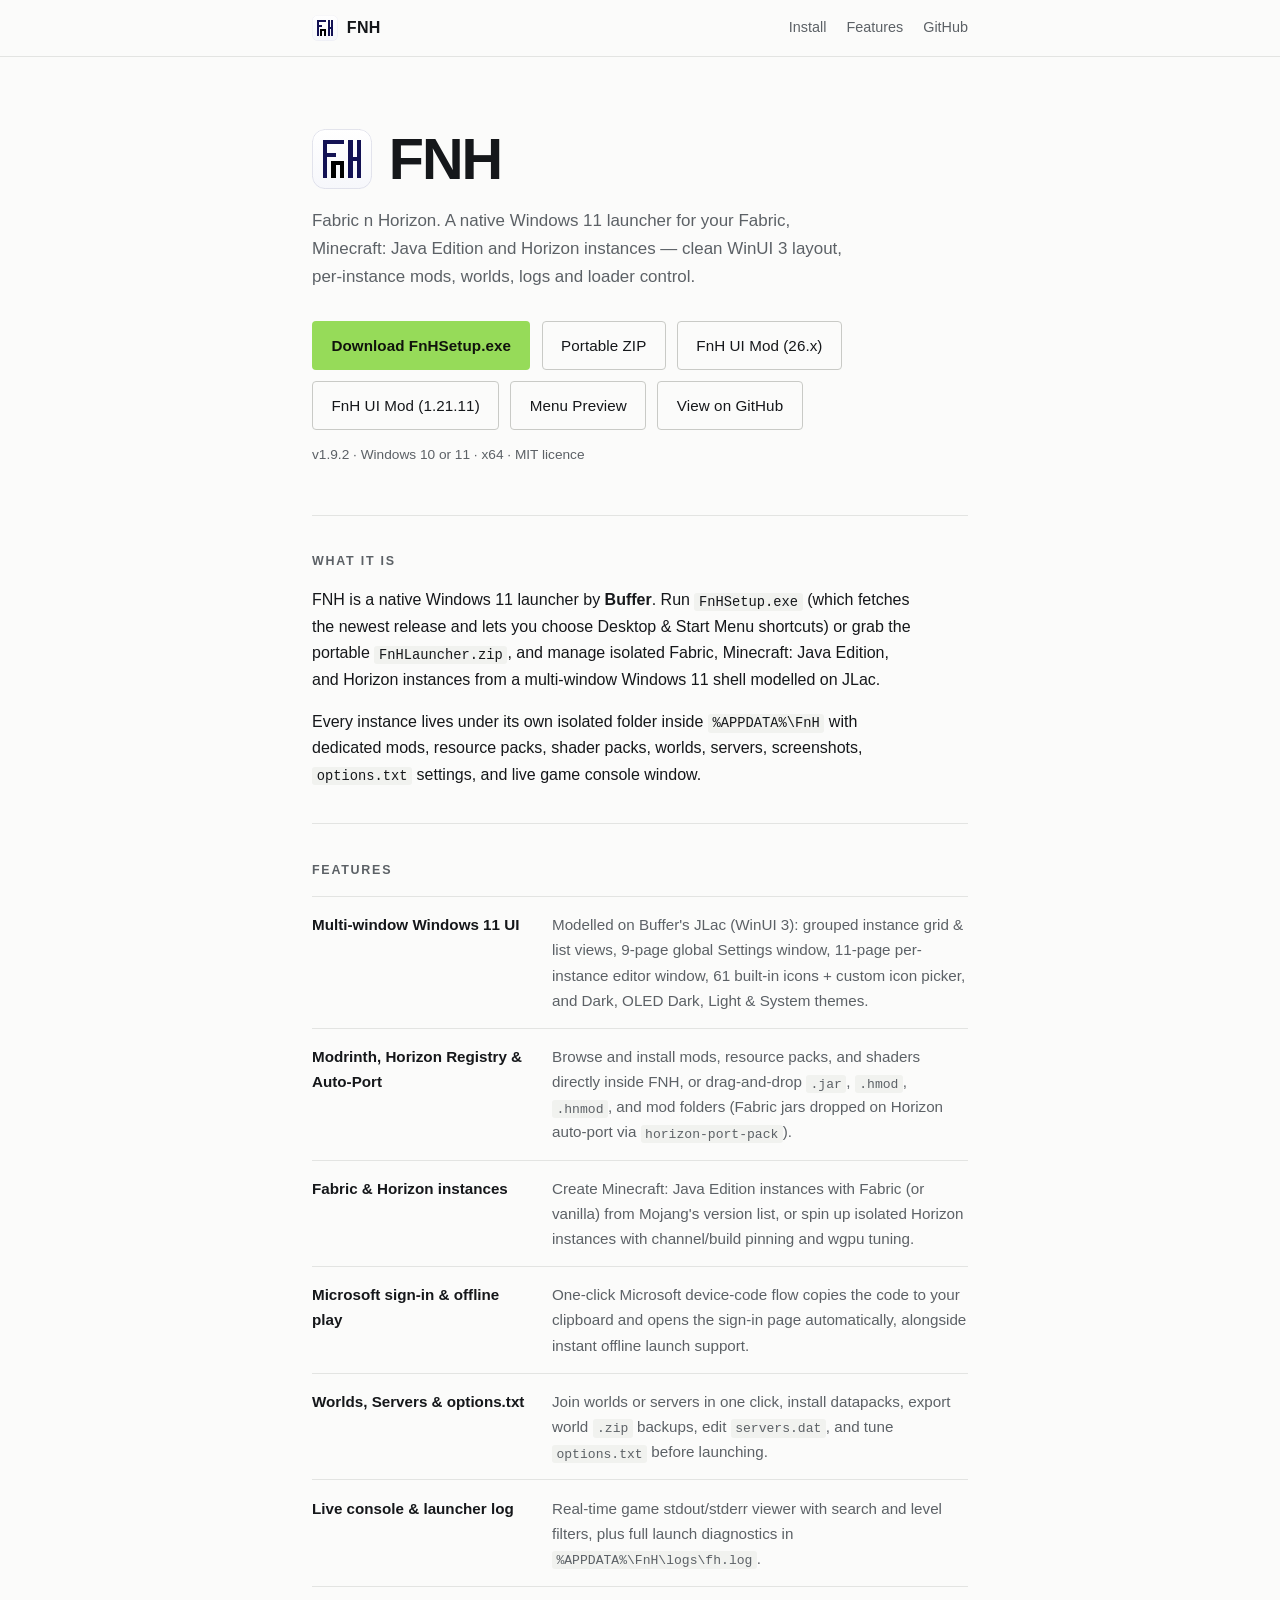
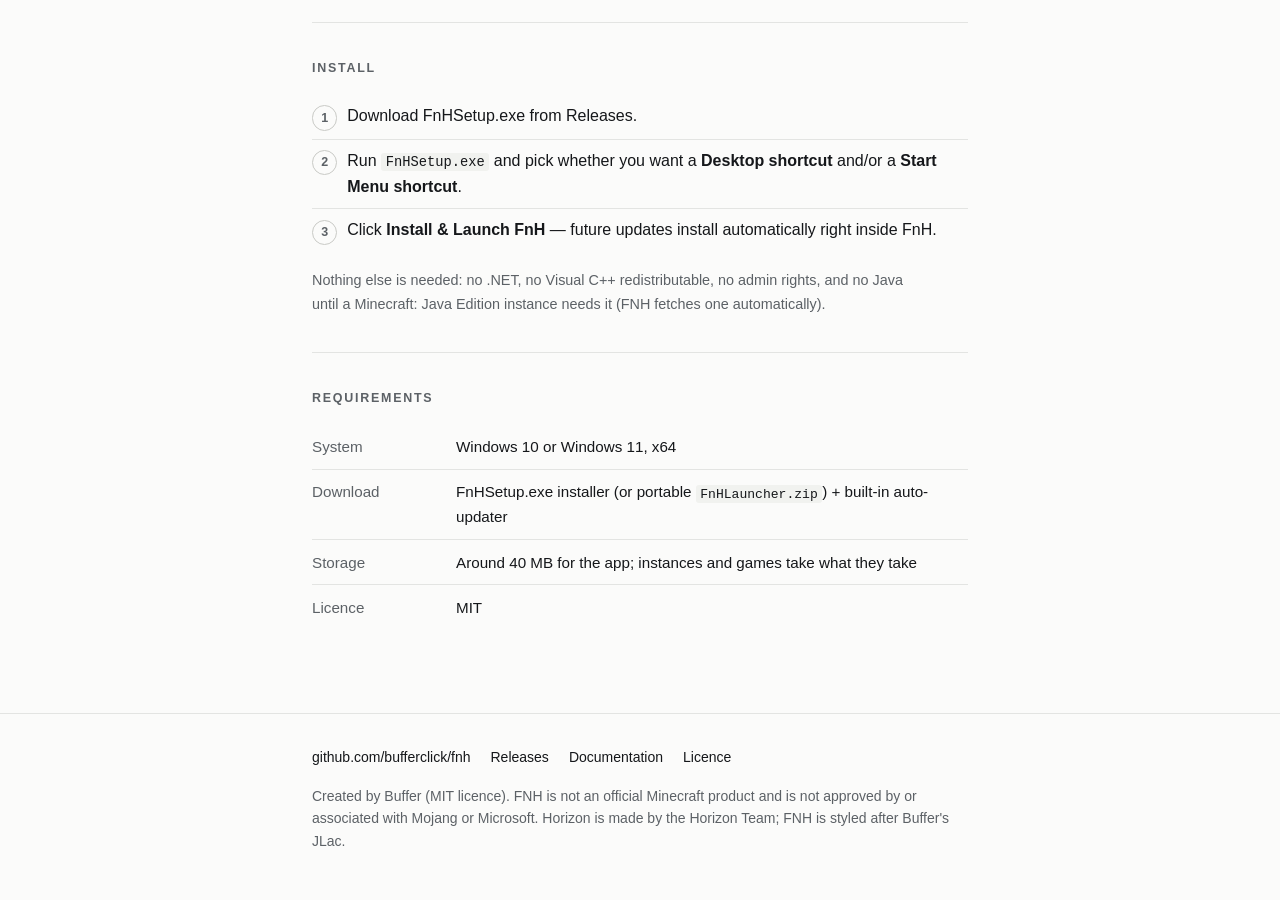
<file: index.html>
<!doctype html>
<html lang="en">
<head>
<meta charset="utf-8">
<meta name="viewport" content="width=device-width, initial-scale=1">
<title>FNH — Fabric n Horizon</title>
<meta name="description" content="FNH is a Windows app for the Horizon launcher's instances: Play, mods, worlds and logs in one window, with Fabric support.">
<link rel="canonical" href="https://fnh.is-cool.dev/">
<meta property="og:title" content="FNH — Fabric n Horizon">
<meta property="og:description" content="A Windows app for the Horizon launcher's instances, with Fabric support.">
<meta property="og:type" content="website">
<meta property="og:url" content="https://fnh.is-cool.dev/">
<meta property="og:image" content="https://fnh.is-cool.dev/site/assets/icon.png">
<meta name="theme-color" content="#fbfbfa" media="(prefers-color-scheme: light)">
<meta name="theme-color" content="#111214" media="(prefers-color-scheme: dark)">
<link rel="icon" href="site/assets/icon.svg" type="image/svg+xml">
<link rel="icon" href="site/assets/icon.png" sizes="256x256" type="image/png">
<link rel="apple-touch-icon" href="site/assets/icon.png">
<link rel="stylesheet" href="site/styles.css">
</head>
<body>

<header class="top">
  <div class="wrap">
    <a class="wordmark" href="/">
      <img src="site/assets/icon.svg" width="26" height="26" alt="">
      <span>FNH</span>
    </a>
    <nav>
      <a href="#install">Install</a>
      <a href="#features">Features</a>
      <a href="https://github.com/bufferclick/fnh">GitHub</a>
    </nav>
  </div>
</header>

<main class="wrap">

  <section class="hero">
    <div class="hero-brand">
      <img class="hero-mark" src="site/assets/icon.svg" width="64" height="64" alt="FNH logo">
      <h1>FNH</h1>
    </div>
    <p class="lede">Fabric n Horizon. A native Windows 11 launcher for your Fabric, Minecraft: Java Edition
      and Horizon instances — clean WinUI 3 layout, per-instance mods, worlds, logs and loader control.</p>

    <p class="actions">
      <a class="button" id="download" href="https://github.com/bufferclick/FnH/releases/latest/download/FnHSetup.exe" rel="noopener">
        Download FnHSetup.exe
      </a>
      <a class="button quiet" id="download-zip" href="https://github.com/bufferclick/FnH/releases/latest/download/FnHLauncher.zip" rel="noopener">
        Portable ZIP
      </a>
      <a class="button quiet" id="download-mod-26" href="https://github.com/bufferclick/FnH/releases/latest/download/fnh-menu-26.3-1.9.2.jar" rel="noopener">
        FnH UI Mod (26.x)
      </a>
      <a class="button quiet" id="download-mod" href="https://github.com/bufferclick/FnH/releases/latest/download/fnh-menu-1.21.11-1.9.2.jar" rel="noopener">
        FnH UI Mod (1.21.11)
      </a>
      <a class="button quiet" href="/menupreview">Menu Preview</a>
      <a class="button quiet" href="https://github.com/bufferclick/FnH" rel="noopener">View on GitHub</a>
    </p>
    <p class="meta" id="release">v1.9.2 · Windows 10 or 11 · x64 · MIT licence</p>
  </section>

  <section id="what">
    <h2>What it is</h2>
    <p>FNH is a native Windows 11 launcher by <strong>Buffer</strong>. Run <code>FnHSetup.exe</code> (which
      fetches the newest release and lets you choose Desktop &amp; Start Menu shortcuts) or grab the portable
      <code>FnHLauncher.zip</code>, and manage isolated Fabric, Minecraft: Java Edition, and Horizon instances
      from a multi-window Windows 11 shell modelled on JLac.</p>
    <p>Every instance lives under its own isolated folder inside <code>%APPDATA%\FnH</code> with dedicated
      mods, resource packs, shader packs, worlds, servers, screenshots, <code>options.txt</code> settings, and
      live game console window.</p>
  </section>

  <section id="features">
    <h2>Features</h2>
    <dl class="features">
      <div>
        <dt>Multi-window Windows 11 UI</dt>
        <dd>Modelled on Buffer's JLac (WinUI 3): grouped instance grid &amp; list views, 9-page global Settings
          window, 11-page per-instance editor window, 61 built-in icons + custom icon picker, and Dark, OLED Dark,
          Light &amp; System themes.</dd>
      </div>
      <div>
        <dt>Modrinth, Horizon Registry &amp; Auto-Port</dt>
        <dd>Browse and install mods, resource packs, and shaders directly inside FNH, or drag-and-drop
          <code>.jar</code>, <code>.hmod</code>, <code>.hnmod</code>, and mod folders (Fabric jars dropped on
          Horizon auto-port via <code>horizon-port-pack</code>).</dd>
      </div>
      <div>
        <dt>Fabric &amp; Horizon instances</dt>
        <dd>Create Minecraft: Java Edition instances with Fabric (or vanilla) from Mojang's version list, or
          spin up isolated Horizon instances with channel/build pinning and wgpu tuning.</dd>
      </div>
      <div>
        <dt>Microsoft sign-in &amp; offline play</dt>
        <dd>One-click Microsoft device-code flow copies the code to your clipboard and opens the sign-in page
          automatically, alongside instant offline launch support.</dd>
      </div>
      <div>
        <dt>Worlds, Servers &amp; options.txt</dt>
        <dd>Join worlds or servers in one click, install datapacks, export world <code>.zip</code> backups,
          edit <code>servers.dat</code>, and tune <code>options.txt</code> before launching.</dd>
      </div>
      <div>
        <dt>Live console &amp; launcher log</dt>
        <dd>Real-time game stdout/stderr viewer with search and level filters, plus full launch diagnostics in
          <code>%APPDATA%\FnH\logs\fh.log</code>.</dd>
      </div>
    </dl>
  </section>

  <section id="install">
    <h2>Install</h2>
    <ol class="steps">
      <li><span>Download <a id="download-link" href="https://github.com/bufferclick/FnH/releases/latest/download/FnHSetup.exe" rel="noopener">FnHSetup.exe</a> from Releases.</span></li>
      <li><span>Run <code>FnHSetup.exe</code> and pick whether you want a <strong>Desktop shortcut</strong> and/or a <strong>Start Menu shortcut</strong>.</span></li>
      <li><span>Click <strong>Install &amp; Launch FnH</strong> — future updates install automatically right inside FnH.</span></li>
    </ol>
    <p class="note">Nothing else is needed: no .NET, no Visual C++ redistributable, no admin rights, and no Java until a Minecraft:
      Java Edition instance needs it (FNH fetches one automatically).</p>
  </section>

  <section id="requirements">
    <h2>Requirements</h2>
    <table class="spec">
      <tbody>
        <tr><th scope="row">System</th><td>Windows 10 or Windows 11, x64</td></tr>
        <tr><th scope="row">Download</th><td><span id="size">FnHSetup.exe</span> installer (or portable <code>FnHLauncher.zip</code>) + built-in auto-updater</td></tr>
        <tr><th scope="row">Storage</th><td>Around 40 MB for the app; instances and games take what they take</td></tr>
        <tr><th scope="row">Licence</th><td>MIT</td></tr>
      </tbody>
    </table>
  </section>

</main>

<footer class="bottom">
  <div class="wrap">
    <p class="links">
      <a href="https://github.com/bufferclick/fnh">github.com/bufferclick/fnh</a>
      <a href="https://github.com/bufferclick/fnh/releases">Releases</a>
      <a href="https://github.com/bufferclick/fnh/blob/main/fh/README.md">Documentation</a>
      <a href="https://github.com/bufferclick/fnh/blob/main/LICENSE">Licence</a>
    </p>
    <p class="legal">Created by Buffer (MIT licence). FNH is not an official Minecraft product and is not
      approved by or associated with Mojang or Microsoft. Horizon is made by the Horizon Team; FNH is styled
      after Buffer's JLac.</p>
  </div>
</footer>

<script>
// The download is whatever the newest release attaches: `fnh-<version>.zip`. Asked of GitHub rather
// than hard-coded, so publishing a release is all a new version needs — and if the API is slow or
// rate-limited, the buttons keep pointing at the releases page.
(function () {
  var repo = "bufferclick/fnh";
  var button = document.getElementById("download");
  var zipButton = document.getElementById("download-zip");
  var modButton = document.getElementById("download-mod");
  var mod26Button = document.getElementById("download-mod-26");
  var link = document.getElementById("download-link");
  var meta = document.getElementById("release");
  var size = document.getElementById("size");

  function megabytes(bytes) {
    return (bytes / (1024 * 1024)).toFixed(1).replace(/\.0$/, "") + " MB";
  }

  fetch("https://api.github.com/repos/" + repo + "/releases/latest", {
    headers: { Accept: "application/vnd.github+json" }
  })
    .then(function (response) {
      if (!response.ok) throw new Error(response.status);
      return response.json();
    })
    .then(function (release) {
      var assets = release.assets || [];
      var setupAsset = assets.filter(function (a) {
        return /^FnHSetup\.exe$/i.test(a.name);
      })[0];
      var zipAsset = assets.filter(function (a) {
        return /^FnHLauncher\.zip$/i.test(a.name);
      })[0] || assets.filter(function (a) {
        return /\.zip$/i.test(a.name);
      })[0];
      var mod121 = assets.filter(function (a) {
        return /^fnh-menu-1\.21\.11-.*\.jar$/i.test(a.name);
      })[0];
      var mod26 = assets.filter(function (a) {
        return /^fnh-menu-26\..*\.jar$/i.test(a.name);
      })[0];
      if (mod121 && modButton) {
        modButton.href = mod121.browser_download_url;
      }
      if (mod26 && mod26Button) {
        mod26Button.href = mod26.browser_download_url;
      }
      if (zipAsset && zipButton) {
        zipButton.href = zipAsset.browser_download_url;
      }
      var primary = setupAsset || zipAsset;
      if (!primary) return;
      var ver = (release.tag_name || "").replace(/^fnh-/i, "");
      button.href = primary.browser_download_url;
      button.textContent = "Download " + primary.name;
      link.href = primary.browser_download_url;
      link.textContent = primary.name;
      meta.textContent = (ver ? ver + " · " : "") + primary.name + " · " + megabytes(primary.size) + " · Windows 10 or 11 · x64 · MIT licence";
      size.textContent = primary.name + " (" + megabytes(primary.size) + ")";
    })
    .catch(function () { /* the releases page is the fallback the markup already links to */ });
})();
</script>

</body>
</html>
</file>
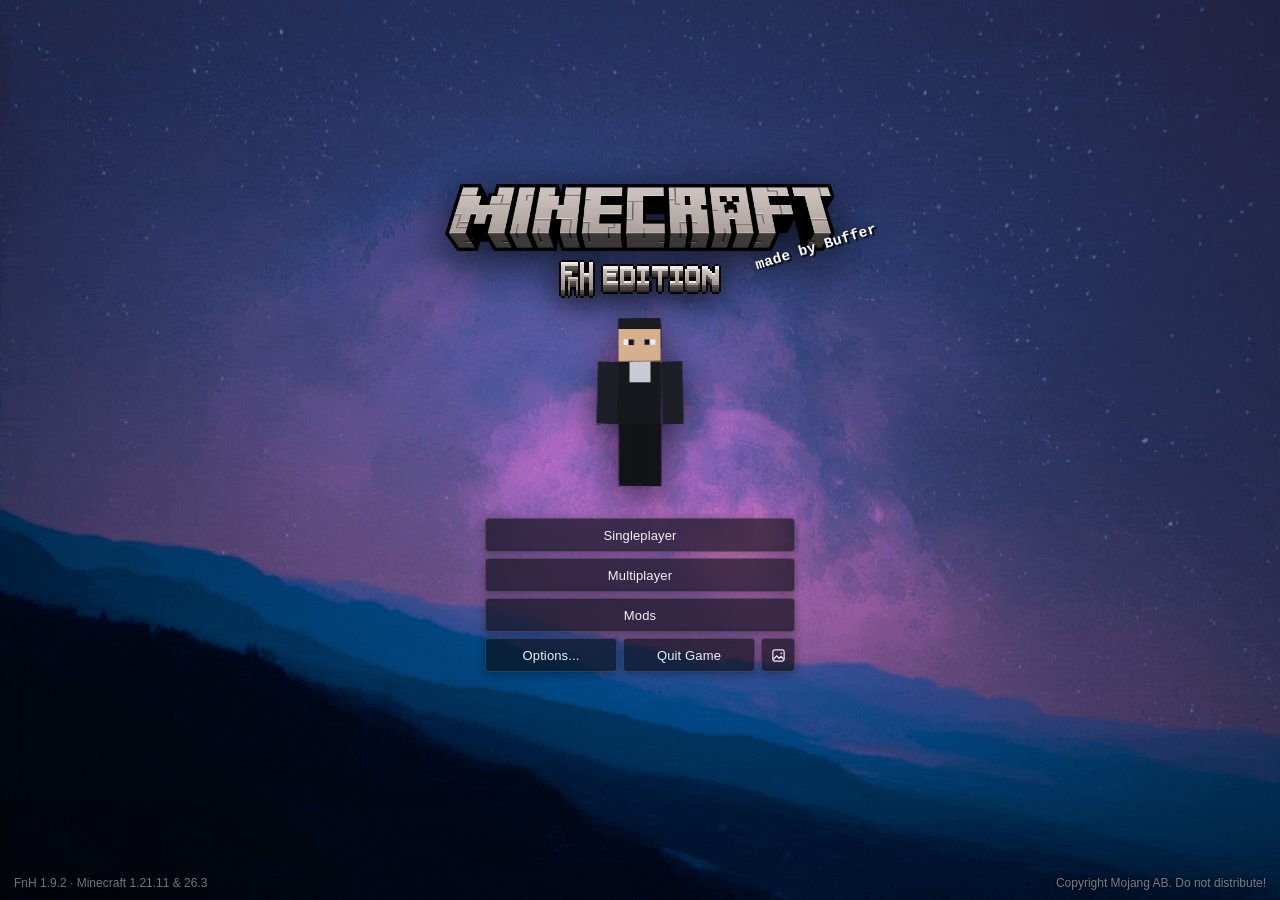
<file: menupreview/index.html>
<!doctype html>
<html lang="en">
<head>
<meta charset="utf-8">
<meta name="viewport" content="width=device-width, initial-scale=1">
<title>FnH 1.9.2 — Universal Dark-Glass UI Preview</title>
<meta name="description" content="Live preview of FnH Update 1.9.2: Dark-Glass Minecraft & Horizon UI, live Microsoft 3D skin, and directional motion-blur menu transitions.">
<link rel="icon" href="/site/assets/icon.svg" type="image/svg+xml">
<link rel="icon" href="/site/assets/icon.png" sizes="256x256" type="image/png">
<style>
  :root {
    --ui-font: "Inter", "Segoe UI", -apple-system, BlinkMacSystemFont, Roboto, sans-serif;
    --glass-bg: rgba(12, 14, 22, 0.66);
    --glass-bg-hover: rgba(24, 28, 42, 0.80);
    --glass-bg-disabled: rgba(10, 12, 18, 0.36);
    --glass-border: rgba(255, 255, 255, 0.14);
    --glass-line: rgba(255, 255, 255, 0.18);
    --text-main: rgba(248, 249, 252, 0.96);
    --text-sub: rgba(255, 255, 255, 0.66);
    --text-muted: rgba(255, 255, 255, 0.46);
    --mb-mult: 1;
    --gui-zoom: 1;
  }

  * {
    box-sizing: border-box;
    user-select: none;
    -webkit-user-select: none;
  }

  html, body {
    margin: 0;
    padding: 0;
    width: 100%;
    height: 100%;
    overflow: hidden;
    background: #050712;
    color: var(--text-main);
    font-family: var(--ui-font);
    -webkit-font-smoothing: antialiased;
  }

  /* =========================================================================
     Always-Stretched Full-Window Background (Unscaled by GUI Scale, just like MC!)
     ========================================================================= */
  .bg-layer {
    position: fixed;
    inset: 0;
    width: 100vw;
    height: 100vh;
    z-index: 0;
    overflow: hidden;
    background: #050712;
  }

  #bg-img,
  #bg-video {
    position: absolute;
    top: 0;
    left: 0;
    width: 100%;
    height: 100%;
    object-fit: fill;
    display: block;
  }

  #bg-video {
    display: none;
  }

  .bg-dim {
    position: fixed;
    inset: 0;
    z-index: 1;
    pointer-events: none;
    transition: backdrop-filter 0.22s ease, -webkit-backdrop-filter 0.22s ease, background 0.22s ease;
    background:
      linear-gradient(rgba(0, 0, 0, 0.08), rgba(0, 0, 0, 0.08)),
      radial-gradient(circle at 50% 45%, rgba(0, 0, 0, 0.02) 0%, rgba(0, 0, 0, 0.34) 100%);
  }

  /* Vanilla 1.21 Menu Background Blur when inside Options / Singleplayer / Multiplayer */
  body.in-subscreen .bg-dim {
    backdrop-filter: blur(9px);
    -webkit-backdrop-filter: blur(9px);
    background: rgba(6, 8, 15, 0.42) !important;
  }

  body.dragging-file::after {
    content: "Drop GIF / Image / Video to set Custom Background";
    position: fixed;
    inset: 16px;
    z-index: 90;
    border: 1.5px dashed rgba(255, 255, 255, 0.68);
    border-radius: 8px;
    background: rgba(8, 10, 18, 0.82);
    backdrop-filter: blur(12px);
    display: grid;
    place-items: center;
    font-size: 15px;
    font-weight: 500;
    color: #fff;
    pointer-events: none;
  }

  /* =========================================================================
     Real Working GUI Scale Root (scales all Minecraft screens & widgets live!)
     ========================================================================= */
  .gui-scale-root {
    position: fixed;
    top: 0;
    left: 0;
    z-index: 5;
    width: calc(100vw / var(--gui-zoom));
    height: calc(100vh / var(--gui-zoom));
    transform: scale(var(--gui-zoom));
    transform-origin: top left;
  }

  /* =========================================================================
     Motion Blur Animations (Resolves to filter: none so backdrop-filter stays crisp)
     ========================================================================= */
  @keyframes mbEnterUp {
    0% {
      opacity: 0;
      transform: translate3d(0, 13px, 0) scale(0.982);
      filter: blur(calc(10px * var(--mb-mult)));
    }
    70% {
      opacity: 1;
      filter: blur(calc(2px * var(--mb-mult)));
    }
    100% {
      opacity: 1;
      transform: none;
      filter: none;
    }
  }

  @keyframes mbScreenIn {
    0% {
      opacity: 0;
      transform: translate3d(0, 68px, 0) scaleY(1.03);
      filter: url(#mb-vert-blur) blur(calc(6px * var(--mb-mult)));
    }
    65% {
      opacity: 1;
      filter: blur(calc(1.8px * var(--mb-mult)));
    }
    100% {
      opacity: 1;
      transform: none;
      filter: none;
    }
  }

  @keyframes mbScreenOut {
    0% {
      opacity: 1;
      transform: translate3d(0, 0, 0);
      filter: none;
    }
    35% {
      filter: url(#mb-vert-blur) blur(calc(4px * var(--mb-mult)));
    }
    100% {
      opacity: 0;
      transform: translate3d(0, 82px, 0) scaleY(1.035);
      filter: url(#mb-vert-blur) blur(calc(9px * var(--mb-mult)));
    }
  }

  .mb-stagger {
    animation: mbEnterUp 0.3s cubic-bezier(0.2, 0.88, 0.28, 1) both;
    animation-delay: calc(var(--i, 0) * 32ms);
  }

  /* =========================================================================
     Tight, Subtle Cursor Rim Highlight (No big glow ball!)
     ========================================================================= */
  .glow-ui {
    --mx: -999px;
    --my: -999px;
    position: relative;
  }

  .glow-ui::before {
    content: "";
    position: absolute;
    inset: -1px;
    border-radius: inherit;
    padding: 1px;
    background: radial-gradient(
      62px circle at var(--mx) var(--my),
      rgba(255, 255, 255, 0.48),
      rgba(210, 220, 255, 0.14) 50%,
      transparent 75%
    );
    -webkit-mask: linear-gradient(#000 0 0) content-box, linear-gradient(#000 0 0);
    -webkit-mask-composite: xor;
    mask: linear-gradient(#000 0 0) content-box, linear-gradient(#000 0 0);
    mask-composite: exclude;
    pointer-events: none;
    z-index: 2;
  }

  .glow-ui::after {
    content: "";
    position: absolute;
    inset: 0;
    border-radius: inherit;
    background: radial-gradient(
      48px circle at var(--mx) var(--my),
      rgba(255, 255, 255, 0.065),
      transparent 72%
    );
    pointer-events: none;
    z-index: 1;
  }

  .glow-ui > * {
    position: relative;
    z-index: 3;
  }

  /* =========================================================================
     Minecraft Widgets Redesigned in FnH Dark Glass
     (Exact 200px / 150px / 98px Minecraft proportions!)
     ========================================================================= */
  .mc-btn {
    height: 34px;
    padding: 0 12px;
    border-radius: 4px;
    border: 1px solid var(--glass-border);
    background: var(--glass-bg);
    backdrop-filter: blur(12px);
    -webkit-backdrop-filter: blur(12px);
    color: var(--text-main);
    font-family: var(--ui-font);
    font-size: 13px;
    font-weight: 500;
    letter-spacing: 0.01em;
    display: inline-flex;
    align-items: center;
    justify-content: center;
    gap: 6px;
    cursor: pointer;
    transition:
      background 0.12s ease,
      border-color 0.12s ease,
      transform 0.12s ease,
      color 0.12s ease;
    box-shadow: 0 2px 10px rgba(0, 0, 0, 0.34);
    white-space: nowrap;
  }

  .mc-btn:hover:not(:disabled) {
    background: var(--glass-bg-hover);
    border-color: rgba(255, 255, 255, 0.32);
    color: #fff;
  }

  .mc-btn:active:not(:disabled) {
    transform: translateY(1px);
  }

  .mc-btn:disabled {
    background: var(--glass-bg-disabled);
    color: rgba(255, 255, 255, 0.36);
    border-color: rgba(255, 255, 255, 0.07);
    cursor: default;
  }

  /* Minecraft In-Button Slider Widget (like "FOV: Normal" in image-9.png!) */
  .mc-slider {
    position: relative;
    height: 34px;
    border-radius: 4px;
    border: 1px solid var(--glass-border);
    background: rgba(8, 10, 18, 0.72);
    backdrop-filter: blur(12px);
    -webkit-backdrop-filter: blur(12px);
    color: var(--text-main);
    font-family: var(--ui-font);
    font-size: 13px;
    font-weight: 500;
    display: flex;
    align-items: center;
    justify-content: center;
    cursor: ew-resize;
    overflow: hidden;
    box-shadow: inset 0 1px 4px rgba(0, 0, 0, 0.45), 0 2px 10px rgba(0, 0, 0, 0.3);
  }

  .mc-slider:hover {
    border-color: rgba(255, 255, 255, 0.32);
  }

  .mc-slider-fill {
    position: absolute;
    top: 0;
    bottom: 0;
    left: 0;
    background: rgba(255, 255, 255, 0.08);
    pointer-events: none;
    z-index: 1;
  }

  .mc-slider-thumb {
    position: absolute;
    top: 1px;
    bottom: 1px;
    width: 10px;
    margin-left: -5px;
    border-radius: 3px;
    background: rgba(220, 226, 242, 0.42);
    border: 1px solid rgba(255, 255, 255, 0.58);
    pointer-events: none;
    z-index: 2;
    transition: background 0.1s ease;
  }

  .mc-slider:hover .mc-slider-thumb {
    background: rgba(245, 248, 255, 0.62);
  }

  .mc-slider-label {
    position: relative;
    z-index: 3;
    pointer-events: none;
    text-shadow: 0 1px 2px rgba(0, 0, 0, 0.8);
  }

  /* Minecraft Text Field Widget */
  .mc-input {
    height: 32px;
    padding: 0 10px;
    border-radius: 4px;
    border: 1px solid rgba(255, 255, 255, 0.24);
    background: rgba(4, 6, 12, 0.82);
    color: #fff;
    font-family: var(--ui-font);
    font-size: 13px;
    outline: none;
    user-select: text;
    -webkit-user-select: text;
  }

  .mc-input:focus {
    border-color: rgba(255, 255, 255, 0.68);
  }

  .mc-input::placeholder {
    color: rgba(255, 255, 255, 0.36);
    font-style: italic;
  }

  /* =========================================================================
     Home Main Menu Screen (TitleScreen)
     ========================================================================= */
  .home-screen {
    position: absolute;
    inset: 0;
    display: flex;
    flex-direction: column;
    align-items: center;
    justify-content: center;
    padding: 6px 0 50px;
  }

  .home-screen.leaving {
    pointer-events: none;
    animation: mbScreenOut 0.2s cubic-bezier(0.4, 0, 0.9, 0.6) forwards;
  }

  .home-screen.hidden {
    display: none;
  }

  .center-stack {
    display: flex;
    flex-direction: column;
    align-items: center;
    width: 100%;
  }

  .title-block {
    display: flex;
    flex-direction: column;
    align-items: center;
    gap: 7px;
    margin-bottom: 2px;
  }

  .mc-logo-wrap {
    position: relative;
    display: inline-block;
  }

  .mc-logo {
    width: 390px;
    max-width: 86vw;
    height: auto;
    display: block;
    filter: drop-shadow(0 10px 24px rgba(0, 0, 0, 0.74));
    pointer-events: none;
  }

  .splash {
    position: absolute;
    right: -44px;
    bottom: -4px;
    transform: rotate(-17deg);
    color: #ffffff;
    font-family: "Courier New", Consolas, monospace;
    font-weight: 700;
    font-size: 14.5px;
    letter-spacing: 0.02em;
    white-space: nowrap;
    text-shadow:
      2px 2px 0 rgba(10, 12, 20, 0.94),
      0 0 12px rgba(0, 0, 0, 0.55);
    pointer-events: none;
    animation: splashPulse 0.68s ease-in-out infinite alternate;
  }

  @keyframes splashPulse {
    from { transform: rotate(-17deg) scale(1.0); }
    to   { transform: rotate(-17deg) scale(1.065); }
  }

  #fnh-edition-canvas {
    display: block;
    image-rendering: pixelated;
    image-rendering: crisp-edges;
    height: 42px;
    width: auto;
    max-width: 82vw;
    filter: drop-shadow(0 6px 16px rgba(0, 0, 0, 0.82));
  }

  .skin-stage {
    position: relative;
    width: 100%;
    height: 196px;
    margin: 2px 0 18px;
    display: flex;
    align-items: center;
    justify-content: center;
    pointer-events: none;
  }

  body.hide-skin .skin-stage {
    display: none;
  }

  .skin-mover {
    position: relative;
    width: 196px;
    height: 196px;
    will-change: transform, filter;
    filter: drop-shadow(0 10px 18px rgba(0, 0, 0, 0.62));
  }

  #skin-canvas {
    width: 100%;
    height: 100%;
    display: block;
  }

  .skin-hit-box {
    position: absolute;
    inset: 6% 14%;
    pointer-events: auto;
    cursor: grab;
  }

  .skin-hit-box:active {
    cursor: grabbing;
  }

  .menu-buttons {
    width: 310px;
    display: flex;
    flex-direction: column;
    gap: 6px;
  }

  .menu-row-split {
    display: grid;
    grid-template-columns: 1fr 1fr 34px;
    gap: 6px;
    width: 100%;
  }

  .fnh-inline-icon-btn {
    width: 34px;
    height: 34px;
    padding: 0;
    display: inline-flex;
    align-items: center;
    justify-content: center;
  }

  .footer-bar {
    position: absolute;
    left: 0;
    right: 0;
    bottom: 0;
    padding: 10px 14px;
    display: flex;
    align-items: center;
    justify-content: space-between;
    pointer-events: none;
    transition: opacity 0.18s ease;
  }

  body.in-subscreen .footer-bar {
    opacity: 0;
  }

  .footer-meta {
    font-size: 12px;
    color: var(--text-muted);
    text-shadow: 0 1px 3px rgba(0, 0, 0, 0.9);
  }

  .fnh-corner-btn {
    pointer-events: auto;
    height: 32px;
    padding: 0 13px;
    font-weight: 600;
  }

  /* =========================================================================
     Full-Screen Minecraft Sub-Screens Redesigned for FnH
     (Matches image-9, image-10, image-11, image-12, image-13!)
     ========================================================================= */
  .mc-screen {
    position: absolute;
    inset: 0;
    display: none;
    flex-direction: column;
    align-items: center;
  }

  .mc-screen.active {
    display: flex;
  }

  .mc-screen.entering {
    animation: mbScreenIn 0.24s cubic-bezier(0.2, 0.88, 0.28, 1) both;
  }

  .mc-screen.leaving {
    pointer-events: none;
    animation: mbScreenOut 0.18s cubic-bezier(0.4, 0, 0.9, 0.6) forwards;
  }

  /* Screen Header Title */
  .mc-header {
    width: 100%;
    min-height: 48px;
    display: flex;
    flex-direction: column;
    align-items: center;
    justify-content: center;
    gap: 6px;
    padding: 10px 16px;
    flex-shrink: 0;
  }

  .mc-screen-title {
    margin: 0;
    font-size: 14.5px;
    font-weight: 600;
    color: #fff;
    text-shadow: 0 1px 3px rgba(0, 0, 0, 0.85);
  }

  /* Full-width Minecraft List Band (between top & bottom 1px glass separator lines!) */
  .mc-list-band {
    width: 100%;
    flex: 1;
    min-height: 0;
    border-top: 1px solid var(--glass-line);
    border-bottom: 1px solid var(--glass-line);
    background: rgba(4, 6, 12, 0.38);
    overflow-y: auto;
    display: flex;
    flex-direction: column;
    align-items: center;
    padding: 14px 16px;
    will-change: filter;
  }

  .mc-list-band::-webkit-scrollbar {
    width: 6px;
  }

  .mc-list-band::-webkit-scrollbar-thumb {
    background: rgba(255, 255, 255, 0.22);
    border-radius: 2px;
  }

  /* Borderless Open Screen Body (like main OptionsScreen in image-9.png!) */
  .mc-open-body {
    width: 100%;
    flex: 1;
    min-height: 0;
    overflow-y: auto;
    display: flex;
    flex-direction: column;
    align-items: center;
    padding: 8px 16px 14px;
  }

  .mc-footer {
    width: 100%;
    padding: 12px 16px;
    display: flex;
    flex-direction: column;
    align-items: center;
    gap: 6px;
    flex-shrink: 0;
  }

  /* Exact 2-Column Minecraft Options Grid (2 x 235px = 478px) */
  .mc-grid-2col {
    width: min(480px, 94vw);
    display: grid;
    grid-template-columns: 1fr 1fr;
    gap: 6px 8px;
  }

  .mc-done-btn {
    width: min(310px, 90vw);
  }

  /* Multiplayer / Singleplayer Bottom Button Rows (image-10.png!) */
  .mc-bar-row-3 {
    width: min(480px, 94vw);
    display: grid;
    grid-template-columns: 1fr 1fr 1fr;
    gap: 6px;
  }

  .mc-bar-row-2 {
    width: min(480px, 94vw);
    display: grid;
    grid-template-columns: 1fr 1fr;
    gap: 6px;
  }

  .mc-bar-row-4 {
    width: min(480px, 94vw);
    display: grid;
    grid-template-columns: 1fr 1fr 1fr 1fr;
    gap: 6px;
  }

  /* Selectable World / Server / Pack Entry Row */
  .mc-entry-list {
    width: min(500px, 94vw);
    display: flex;
    flex-direction: column;
    gap: 5px;
  }

  .mc-entry {
    padding: 9px 12px;
    border-radius: 4px;
    border: 1px solid transparent;
    background: rgba(12, 14, 22, 0.44);
    display: flex;
    align-items: center;
    justify-content: space-between;
    gap: 12px;
    cursor: pointer;
    transition: background 0.12s ease, border-color 0.12s ease;
  }

  .mc-entry:hover {
    background: rgba(22, 26, 40, 0.62);
  }

  .mc-entry.selected {
    background: rgba(26, 31, 48, 0.78);
    border-color: rgba(255, 255, 255, 0.58);
  }

  .mc-entry-left {
    display: flex;
    align-items: center;
    gap: 11px;
    min-width: 0;
  }

  .mc-entry-icon {
    width: 36px;
    height: 36px;
    border-radius: 4px;
    background: rgba(255, 255, 255, 0.08);
    border: 1px solid rgba(255, 255, 255, 0.14);
    display: grid;
    place-items: center;
    font-size: 11.5px;
    font-weight: 700;
    color: rgba(255, 255, 255, 0.88);
    flex-shrink: 0;
  }

  .mc-entry-title {
    font-size: 13px;
    font-weight: 600;
    color: #fff;
  }

  .mc-entry-sub {
    font-size: 11.5px;
    color: var(--text-sub);
    margin-top: 2px;
  }

  .mc-lan-scan {
    margin-top: 14px;
    text-align: center;
    font-size: 12.5px;
    color: rgba(255, 255, 255, 0.82);
    line-height: 1.5;
  }

  .mc-lan-dots {
    color: var(--text-muted);
    font-family: "Courier New", Consolas, monospace;
    letter-spacing: 2px;
  }

  /* Create New World 3-Tab Top Bar (Matches image-11, image-12, image-13!) */
  .mc-tab-header {
    width: 100%;
    display: flex;
    justify-content: center;
    align-items: flex-end;
    padding-top: 6px;
    gap: 3px;
    position: relative;
    z-index: 3;
    margin-bottom: -1px;
  }

  .mc-tab {
    width: 136px;
    height: 32px;
    border-radius: 4px 4px 0 0;
    border: 1px solid var(--glass-line);
    background: rgba(8, 10, 18, 0.72);
    color: var(--text-sub);
    font-family: var(--ui-font);
    font-size: 13px;
    font-weight: 500;
    display: inline-flex;
    align-items: center;
    justify-content: center;
    cursor: pointer;
    position: relative;
  }

  .mc-tab:hover {
    color: #fff;
    background: rgba(18, 22, 34, 0.82);
  }

  .mc-tab.active {
    color: #fff;
    background: rgba(4, 6, 12, 0.38);
    border-bottom-color: transparent;
  }

  .mc-tab.active span {
    padding-bottom: 2px;
    border-bottom: 2px solid #ffffff;
  }

  .mc-create-col {
    width: min(320px, 92vw);
    display: flex;
    flex-direction: column;
    gap: 9px;
    margin-top: 28px;
  }

  .mc-field-caption {
    font-size: 12px;
    color: rgba(255, 255, 255, 0.76);
    margin-bottom: -4px;
  }

  .mc-inline-toggle-row {
    display: flex;
    align-items: center;
    justify-content: space-between;
    gap: 12px;
    font-size: 13px;
    color: #fff;
  }

  .toast {
    position: fixed;
    top: 16px;
    left: 50%;
    transform: translateX(-50%) translateY(-8px);
    z-index: 80;
    padding: 6px 13px;
    border-radius: 5px;
    background: rgba(10, 12, 20, 0.9);
    border: 1px solid rgba(255, 255, 255, 0.18);
    backdrop-filter: blur(12px);
    font-size: 12px;
    color: rgba(255, 255, 255, 0.94);
    opacity: 0;
    pointer-events: none;
    transition: opacity 0.16s ease, transform 0.16s ease;
  }

  .toast.show {
    opacity: 1;
    transform: translateX(-50%) translateY(0);
  }
</style>
</head>
<body>

<svg width="0" height="0" style="position:absolute;pointer-events:none;" aria-hidden="true">
  <defs>
    <filter id="mb-vert-blur" x="-10%" y="-35%" width="120%" height="170%">
      <feGaussianBlur in="SourceGraphic" stdDeviation="0 11"/>
    </filter>
  </defs>
</svg>

<!-- Full-Window Stretched Background -->
<div class="bg-layer">
  <img
    id="bg-img"
    src="/menupreview/presets/milkyway-bg.gif"
    onerror="this.onerror=null;this.src='presets/milkyway-bg.gif'"
    alt=""
  >
  <video id="bg-video" autoplay loop muted playsinline></video>
</div>
<div class="bg-dim" id="bg-dim"></div>

<input type="file" id="custom-bg-input" accept="image/*,video/*" hidden>

<!-- Scaled UI Root (GUI Scale in Video Settings scales this entire root live!) -->
<div class="gui-scale-root" id="gui-scale-root">

  <!-- 1. TitleScreen (Main Menu) -->
  <main class="home-screen" id="home-screen">
    <div class="center-stack">
      <div class="title-block mb-stagger" style="--i: 0;">
        <div class="mc-logo-wrap">
          <img
            class="mc-logo"
            src="/menupreview/presets/minecraft-logo.png"
            onerror="this.onerror=null;this.src='presets/minecraft-logo.png'"
            alt="MINECRAFT"
          >
          <div class="splash">made by Buffer</div>
        </div>
        <canvas id="fnh-edition-canvas" aria-label="FnH EDITION"></canvas>
      </div>

      <!-- Distortion-Free Walk-In Stage -->
      <div class="skin-stage">
        <div class="skin-mover" id="skin-mover">
          <canvas id="skin-canvas" width="420" height="420"></canvas>
          <div class="skin-hit-box" id="skin-drag-area" title="Drag to spin"></div>
        </div>
      </div>

      <!-- Minecraft Main Menu Buttons in FnH Dark Glass -->
      <div class="menu-buttons">
        <button class="mc-btn glow-ui mb-stagger" style="--i: 1;" data-nav="singleplayer"><span>Singleplayer</span></button>
        <button class="mc-btn glow-ui mb-stagger" style="--i: 2;" data-nav="multiplayer"><span>Multiplayer</span></button>
        <button class="mc-btn glow-ui mb-stagger" style="--i: 3;" data-nav="mods"><span>Mods</span></button>
        <div class="menu-row-split mb-stagger" style="--i: 4;">
          <button class="mc-btn glow-ui" data-nav="options"><span>Options...</span></button>
          <button class="mc-btn glow-ui" data-nav="quit"><span>Quit Game</span></button>
          <button class="mc-btn glow-ui fnh-inline-icon-btn" data-nav="fnh" type="button" title="FnH UI &amp; Background Settings">
            <svg width="15" height="15" viewBox="0 0 24 24" fill="none" stroke="currentColor" stroke-width="1.9">
              <rect x="3" y="3" width="18" height="18" rx="3"/>
              <circle cx="16.5" cy="8.5" r="1.5" fill="currentColor" stroke="none"/>
              <path d="M4 18l5.2-5.5 3.8 4 3-3.2L20 18"/>
            </svg>
          </button>
        </div>
      </div>
    </div>
  </main>

  <footer class="footer-bar">
    <div class="footer-meta">FnH 1.9.2  ·  Minecraft 1.21.11 &amp; 26.3</div>
    <div class="footer-meta">Copyright Mojang AB. Do not distribute!</div>
  </footer>

  <!-- 2. Full-Screen Minecraft Sub-Screens Container -->
  <section class="mc-screen" id="mc-screen"></section>
</div>

<div class="toast" id="toast"></div>

<script>
(function () {
  "use strict";

  const BUFFERCLICK_UUID = "1b7a28177df149828231b48f5909ca95";
  const DEFAULT_BG = "/menupreview/presets/milkyway-bg.gif";

  // GUI Scale presets: Auto, 1, 2, 3, 4 — actually scales the entire UI live!
  const GUI_SCALES = [
    { label: "Auto", factor: 1.0 },
    { label: "1",    factor: 0.74 },
    { label: "2",    factor: 0.88 },
    { label: "3",    factor: 1.02 },
    { label: "4",    factor: 1.18 }
  ];

  const state = {
    bgDim: 8,
    bgIsCustom: false,
    motionBlur: 100,
    guiScaleIdx: 0,
    showSkin: true,
    slimArms: false,
    username: "BufferClick",
    introStart: performance.now(),
    activeScreen: null,

    fov: 70,
    onlineRealmsNotifs: true,
    allowServerListings: true,
    difficulty: "Normal",

    skinLayers: {
      cape: true,
      jacket: true,
      lSleeve: true,
      rSleeve: true,
      lPants: true,
      rPants: true,
      hat: true,
      mainHand: "Right"
    },

    video: {
      graphics: "Fancy",
      renderDistance: 16,
      simDistance: 12,
      maxFps: 260,
      vsync: false,
      viewBobbing: true,
      attackIndicator: "Crosshair",
      autosaveIndicator: true,
      brightness: 100,
      clouds: "Fancy",
      particles: "All",
      mipmapLevels: 4,
      entityShadows: true,
      distortionEffects: 100,
      fovEffects: 100,
      menuBlur: 50
    },

    audio: {
      master: 100,
      music: 35,
      record: 100,
      weather: 80,
      block: 100,
      hostile: 100,
      neutral: 100,
      player: 100,
      ambient: 90,
      voice: 100,
      subtitles: false,
      directionalAudio: true
    },

    controls: {
      sneakMode: "Hold",
      sprintMode: "Toggle",
      autoJump: false,
      operatorItemsTab: false,
      sensitivity: 100,
      invertMouse: false,
      rawInput: true,
      discreteScroll: false,
      binds: [
        { cat: "Movement", action: "Jump", key: "Space" },
        { cat: "Movement", action: "Sneak", key: "Left Shift" },
        { cat: "Movement", action: "Sprint", key: "Left Ctrl" },
        { cat: "Movement", action: "Strafe Left", key: "A" },
        { cat: "Movement", action: "Strafe Right", key: "D" },
        { cat: "Movement", action: "Walk Backwards", key: "S" },
        { cat: "Movement", action: "Walk Forwards", key: "W" },
        { cat: "Gameplay", action: "Attack/Destroy", key: "Left Button" },
        { cat: "Gameplay", action: "Use Item/Place Block", key: "Right Button" },
        { cat: "Inventory", action: "Open/Close Inventory", key: "E" },
        { cat: "Inventory", action: "Swap Item With Offhand", key: "F" },
        { cat: "Multiplayer", action: "Open Chat", key: "T" },
        { cat: "FnH", action: "Open FnH Menu Settings", key: "Right Shift" }
      ]
    },

    chat: {
      visibility: "Shown",
      colors: true,
      webLinks: true,
      promptLinks: true,
      textBgOpacity: 50,
      chatOpacity: 100,
      chatTextSize: 100,
      lineSpacing: 0,
      chatDelay: 0
    },

    access: {
      narrator: "Off",
      subtitles: false,
      highContrast: false,
      autoJump: false,
      menuBgBlurriness: 50,
      darkMojangStudiosBg: true,
      damageTilt: 100,
      glintSpeed: 50
    },

    horizon: {
      pvpHud: false,
      fullbright: false,
      dynamicLights: true,
      chunkPregen: false,
      splitscreen: false,
      replayStudio: true
    },

    language: "English (US)",

    packs: [
      { name: "FnH Dark Glass UI", desc: "Built-in FnH 1.9.2 menu & widget theme", selected: true, locked: true },
      { name: "Low Fire 1.21", desc: "Cleaner view when on fire", selected: true, locked: false },
      { name: "Default", desc: "The default look and feel of Minecraft", selected: true, locked: true }
    ],

    selectedWorld: 0,
    worlds: [
      { name: "Buffer's Survival", folder: "Buffers Survival (16/11/2026)", detail: "Survival Mode, No Cheats, Version: 1.21.11", tag: "W1" },
      { name: "Redstone Testing", folder: "Redstone Testing (14/11/2026)", detail: "Creative Mode, Cheats, Version: 1.21.11", tag: "W2" }
    ],

    createWorld: {
      tab: "game",
      name: "New World",
      mode: "Survival",
      difficulty: "Normal",
      commands: false,
      worldType: "Default",
      seed: "",
      structures: true,
      bonusChest: false
    },

    selectedServer: 0,
    servers: [
      { name: "FnH Official SMP", ip: "smp.fnh.is-cool.dev", motd: "FnH 1.9.2 · Menu UI Update Live", players: "18/60", ping: "11ms", tag: "FnH" },
      { name: "Hypixel", ip: "mc.hypixel.net", motd: "Hypixel Network [1.8-1.21]", players: "42,310/200,000", ping: "25ms", tag: "HYP" }
    ],

    mods: [
      { name: "FnH Menu UI", ver: "1.8.0", desc: "Minecraft's UI redesigned in FnH Dark Glass, animated background, 3D walk-in skin & motion blur." },
      { name: "Fabric API", ver: "0.141.6+1.21.11", desc: "Core API library for the Fabric toolchain." },
      { name: "Sodium", ver: "0.6.5+mc1.21.11", desc: "Modern rendering engine and client-side optimization mod." },
      { name: "Mod Menu", ver: "13.0.1", desc: "Adds a mod menu to view the list of mods you have installed." }
    ]
  };

  function applyGuiScale() {
    const f = GUI_SCALES[state.guiScaleIdx].factor;
    document.documentElement.style.setProperty("--gui-zoom", String(f));
  }

  function applyMotionBlur() {
    document.documentElement.style.setProperty("--mb-mult", (state.motionBlur / 100).toFixed(2));
  }

  applyGuiScale();
  applyMotionBlur();

  let toastTimer = null;
  function showToast(msg) {
    const el = document.getElementById("toast");
    el.textContent = msg;
    el.classList.add("show");
    clearTimeout(toastTimer);
    toastTimer = setTimeout(() => el.classList.remove("show"), 1800);
  }

  function esc(s) {
    return String(s).replace(/[&<>"']/g, (c) => ({ "&":"&amp;","<":"&lt;",">":"&gt;",'"':"&quot;","'":"&#39;" }[c]));
  }

  // =========================================================================
  // 0. Tight Cursor Rim Glow (Correctly divides by GUI Scale zoom!)
  // =========================================================================
  let cursorClientX = window.innerWidth * 0.5;
  let cursorClientY = window.innerHeight * 0.5;
  let hasMovedCursor = false;

  function updateAllGlows(cx, cy) {
    const zoom = GUI_SCALES[state.guiScaleIdx].factor;
    const els = document.querySelectorAll(".glow-ui");
    for (let i = 0; i < els.length; i++) {
      const el = els[i];
      const r = el.getBoundingClientRect();
      if (r.width === 0 && r.height === 0) continue;
      el.style.setProperty("--mx", ((cx - r.left) / zoom).toFixed(1) + "px");
      el.style.setProperty("--my", ((cy - r.top) / zoom).toFixed(1) + "px");
    }
  }

  window.addEventListener("pointermove", (e) => {
    cursorClientX = e.clientX;
    cursorClientY = e.clientY;
    hasMovedCursor = true;
    updateAllGlows(cursorClientX, cursorClientY);
  });

  function attachScrollMotionBlur(el) {
    if (!el) return;
    let prev = el.scrollTop;
    let tid = null;
    el.addEventListener("scroll", () => {
      const dy = Math.abs(el.scrollTop - prev);
      prev = el.scrollTop;
      const b = Math.min(3.5, dy * 0.12) * (state.motionBlur / 100);
      if (b > 0.2) el.style.filter = `blur(${b.toFixed(2)}px)`;
      updateAllGlows(cursorClientX, cursorClientY);
      clearTimeout(tid);
      tid = setTimeout(() => { el.style.filter = "none"; }, 70);
    }, { passive: true });
  }

  // =========================================================================
  // Helper: Draggable Minecraft Dark-Glass Slider Widget
  // =========================================================================
  function mcSliderHtml(id, pct, labelText) {
    const clamped = Math.max(0, Math.min(100, pct));
    return `
      <div class="mc-slider glow-ui" id="${id}">
        <div class="mc-slider-fill" style="width:${clamped.toFixed(1)}%;"></div>
        <div class="mc-slider-thumb" style="left:calc(5px + (100% - 10px) * ${(clamped / 100).toFixed(4)});"></div>
        <span class="mc-slider-label">${esc(labelText)}</span>
      </div>
    `;
  }

  function bindMcSlider(id, min, max, step, getVal, onValChange, formatLabel) {
    const el = document.getElementById(id);
    if (!el) return;
    const fill = el.querySelector(".mc-slider-fill");
    const thumb = el.querySelector(".mc-slider-thumb");
    const lbl = el.querySelector(".mc-slider-label");

    function updateFromClientX(clientX) {
      const rect = el.getBoundingClientRect();
      const raw = Math.max(0, Math.min(1, (clientX - rect.left) / Math.max(1, rect.width)));
      let v = min + raw * (max - min);
      if (step) v = Math.round(v / step) * step;
      v = Math.max(min, Math.min(max, v));
      onValChange(v);
      const pct = ((v - min) / (max - min)) * 100;
      fill.style.width = pct.toFixed(1) + "%";
      thumb.style.left = `calc(5px + (100% - 10px) * ${(pct / 100).toFixed(4)})`;
      lbl.textContent = formatLabel(v);
    }

    let dragging = false;
    el.addEventListener("pointerdown", (e) => {
      dragging = true;
      el.setPointerCapture(e.pointerId);
      updateFromClientX(e.clientX);
    });
    el.addEventListener("pointermove", (e) => {
      if (dragging) updateFromClientX(e.clientX);
    });
    el.addEventListener("pointerup", () => { dragging = false; });
    el.addEventListener("pointercancel", () => { dragging = false; });
  }

  // =========================================================================
  // 1. Chiseled "[FnH Emblem] EDITION" Subtitle
  // =========================================================================
  const FNH_EMBLEM_13 = [
    "111111110110011","111111110110011","110000000110011","110000000110011",
    "111110000110011","111110000111111","110000000111111","110222220110011",
    "110222220110011","110200020110011","110200020110011","110200020110011","110200020110011"
  ];
  const EDITION_GLYPHS = {
    E: ["1111111","1111111","1100000","1111110","1111110","1100000","1100000","1111111","1111111"],
    D: ["1111110","1111111","1100011","1100011","1100011","1100011","1100011","1111111","1111110"],
    I: ["111111","111111","001100","001100","001100","001100","001100","111111","111111"],
    T: ["11111111","11111111","00011000","00011000","00011000","00011000","00011000","00011000","00011000"],
    O: ["0111110","1111111","1100011","1100011","1100011","1100011","1100011","1111111","0111110"],
    N: ["11100011","11110011","11111011","11111111","11011111","11001111","11000111","11000111","11000111"]
  };

  function renderFnhEditionSubtitle() {
    const canvas = document.getElementById("fnh-edition-canvas");
    const word = "EDITION";
    let edW = 0;
    for (let i = 0; i < word.length; i++) edW += EDITION_GLYPHS[word[i]][0].length + (i + 1 < word.length ? 1 : 0);
    const grid = [];
    for (let r = 0; r < 13; r++) {
      let ed = "";
      if (r >= 2 && r < 11) {
        for (let i = 0; i < word.length; i++) ed += EDITION_GLYPHS[word[i]][r - 2] + (i + 1 < word.length ? "0" : "");
      } else ed = "0".repeat(edW);
      grid.push(FNH_EMBLEM_13[r] + "00000" + ed);
    }
    const h = grid.length, w = grid[0].length, scale = 6, depth = 3, pad = 2;
    canvas.width = (w + pad * 2) * scale;
    canvas.height = (h + depth + pad * 2) * scale;
    const ctx = canvas.getContext("2d");
    ctx.imageSmoothingEnabled = false;
    const has = (r, c) => r >= 0 && r < h && c >= 0 && c < w && grid[r][c] !== "0";

    ctx.fillStyle = "#090808";
    for (let r = 0; r < h; r++) for (let c = 0; c < w; c++) if (has(r, c)) {
      for (let d = 0; d <= depth; d++) {
        const px = (c + pad) * scale, py = (r + pad + d) * scale;
        ctx.fillRect(px - scale, py, scale * 3, scale);
        ctx.fillRect(px, py - scale, scale, scale * 3);
      }
    }
    for (let d = depth; d >= 1; d--) {
      ctx.fillStyle = d === depth ? "#35302e" : d === 2 ? "#4a4340" : "#5d5552";
      for (let r = 0; r < h; r++) for (let c = 0; c < w; c++) if (has(r, c)) {
        ctx.fillRect((c + pad) * scale, (r + pad + d) * scale, scale, scale);
      }
    }
    const shades = ["#e0d9d5","#dad2ce","#d4ccc8","#cec5c1","#c7beba","#c1b8b4","#bbb1ad","#b4aba7","#aea4a0","#a89d99","#a29793","#9d928e","#988d89"];
    for (let r = 0; r < h; r++) for (let c = 0; c < w; c++) {
      const cell = grid[r][c];
      if (cell === "0") continue;
      const top = !has(r - 1, c);
      if (cell === "2") ctx.fillStyle = top ? "#d4cdc9" : "#948985";
      else {
        const grain = ((r * 13 + c * 29) % 6 === 0) ? -1 : 0;
        ctx.fillStyle = top ? "#f0eae7" : shades[Math.max(0, Math.min(shades.length - 1, r + grain))];
      }
      ctx.fillRect((c + pad) * scale, (r + pad) * scale, scale, scale);
    }
  }

  // =========================================================================
  // 2. Background Manager
  // =========================================================================
  const bgImg = document.getElementById("bg-img");
  const bgVideo = document.getElementById("bg-video");
  const bgDim = document.getElementById("bg-dim");
  const fileInput = document.getElementById("custom-bg-input");
  let customObjectUrl = null;

  function applyBgDim() {
    const a = (state.bgDim / 100).toFixed(2);
    bgDim.style.background = `linear-gradient(rgba(0,0,0,${a}), rgba(0,0,0,${a})), radial-gradient(circle at 50% 45%, rgba(0,0,0,0.02) 0%, rgba(0,0,0,0.34) 100%)`;
  }

  function setDefaultBackground() {
    bgVideo.pause();
    bgVideo.style.display = "none";
    bgImg.style.display = "block";
    bgImg.onerror = () => { bgImg.onerror = null; bgImg.src = "presets/milkyway-bg.gif"; };
    bgImg.src = DEFAULT_BG;
    state.bgIsCustom = false;
  }

  function setCustomBackground(src, isVideo, label) {
    if (isVideo) {
      bgImg.style.display = "none";
      bgVideo.style.display = "block";
      bgVideo.src = src;
      bgVideo.play().catch(() => {});
    } else {
      bgVideo.pause();
      bgVideo.style.display = "none";
      bgImg.style.display = "block";
      bgImg.src = src;
    }
    state.bgIsCustom = true;
    if (label) showToast("Background set: " + label);
  }

  function handleCustomFile(file) {
    if (!file) return;
    if (customObjectUrl) URL.revokeObjectURL(customObjectUrl);
    customObjectUrl = URL.createObjectURL(file);
    setCustomBackground(customObjectUrl, file.type.startsWith("video/"), file.name);
    if (state.activeScreen === "fnh") navigateTo("fnh");
  }

  fileInput.addEventListener("change", () => {
    if (fileInput.files && fileInput.files[0]) handleCustomFile(fileInput.files[0]);
  });
  window.addEventListener("dragover", (e) => { e.preventDefault(); document.body.classList.add("dragging-file"); });
  window.addEventListener("dragleave", (e) => { if (e.relatedTarget === null) document.body.classList.remove("dragging-file"); });
  window.addEventListener("drop", (e) => {
    e.preventDefault();
    document.body.classList.remove("dragging-file");
    const f = e.dataTransfer && e.dataTransfer.files && e.dataTransfer.files[0];
    if (f) handleCustomFile(f);
  });

  // =========================================================================
  // 3. Minecraft Screen Router (Exact Minecraft Screens in FnH Dark Glass!)
  // =========================================================================
  const homeScreen = document.getElementById("home-screen");
  const mcScreen = document.getElementById("mc-screen");
  let activeKeyListener = null;
  let lanDotsTimer = null;

  function clearScreenHooks() {
    if (activeKeyListener) {
      window.removeEventListener("keydown", activeKeyListener);
      activeKeyListener = null;
    }
    if (lanDotsTimer) {
      clearInterval(lanDotsTimer);
      lanDotsTimer = null;
    }
  }

  function retriggerHomeStagger() {
    document.querySelectorAll("#home-screen .mb-stagger, .fnh-corner-btn").forEach((el) => {
      el.style.animation = "none";
      void el.offsetWidth;
      el.style.animation = "";
    });
  }

  function navigateTo(screenId, parentScreen) {
    clearScreenHooks();
    if (!screenId || screenId === "home") {
      if (!state.activeScreen) return;
      state.activeScreen = null;
      document.body.classList.remove("in-subscreen");
      mcScreen.classList.remove("entering");
      mcScreen.classList.add("leaving");
      homeScreen.classList.remove("hidden", "leaving");
      retriggerHomeStagger();
      setTimeout(() => {
        if (!state.activeScreen) mcScreen.classList.remove("active", "leaving");
        updateAllGlows(cursorClientX, cursorClientY);
      }, 185);
      return;
    }

    const wasOnHome = !state.activeScreen;
    state.activeScreen = screenId;
    document.body.classList.add("in-subscreen");

    if (wasOnHome) {
      homeScreen.classList.add("leaving");
      setTimeout(() => { if (state.activeScreen) homeScreen.classList.add("hidden"); }, 195);
    }

    mcScreen.classList.add("active");
    mcScreen.classList.remove("leaving", "entering");
    void mcScreen.offsetWidth;
    mcScreen.classList.add("entering");

    const back = parentScreen || "options";
    switch (screenId) {
      case "options": renderOptionsRoot(); break;
      case "video": renderVideoSettings(back); break;
      case "audio": renderMusicAndSounds(back); break;
      case "controls": renderControlsRoot(back); break;
      case "keybinds": renderKeyBinds("controls"); break;
      case "mouse": renderMouseSettings("controls"); break;
      case "skin": renderSkinCustomization(back); break;
      case "language": renderLanguageScreen(back); break;
      case "chat": renderChatSettings(back); break;
      case "packs": renderResourcePacks(back); break;
      case "access": renderAccessibilitySettings(back); break;
      case "online": renderOnlineOptions(back); break;
      case "horizon": renderHorizonSettings(back); break;
      case "credits": renderCreditsScreen(back); break;
      case "mods": renderModsScreen(wasOnHome ? "home" : back); break;
      case "singleplayer": renderSelectWorld(); break;
      case "createworld": renderCreateNewWorld(); break;
      case "multiplayer": renderPlayMultiplayer(); break;
      case "fnh": renderFnHSettings(wasOnHome ? "home" : back); break;
      case "quit": renderQuitConfirm(); break;
    }

    attachScrollMotionBlur(mcScreen.querySelector(".mc-list-band"));
    requestAnimationFrame(() => updateAllGlows(cursorClientX, cursorClientY));
  }

  document.querySelectorAll("[data-nav]").forEach((btn) => {
    btn.addEventListener("click", () => navigateTo(btn.getAttribute("data-nav"), "home"));
  });

  window.addEventListener("keydown", (e) => {
    if (e.key === "Escape" && state.activeScreen && !activeKeyListener) {
      const doneBtn = mcScreen.querySelector("[data-esc-back]");
      if (doneBtn) doneBtn.click();
      else navigateTo("home");
    }
  });

  function formatFov(v) {
    if (v === 70) return "FOV: Normal";
    if (v === 110) return "FOV: Quake Pro";
    return "FOV: " + v;
  }

  // -------------------------------------------------------------------------
  // OPTIONS ROOT (Matches image-9.png 1:1!)
  // -------------------------------------------------------------------------
  function renderOptionsRoot() {
    const fovPct = ((state.fov - 30) / (110 - 30)) * 100;
    mcScreen.innerHTML = `
      <div class="mc-header"><h2 class="mc-screen-title">Options</h2></div>
      <div class="mc-open-body">
        <div class="mc-grid-2col" style="margin-top: 6px;">
          ${mcSliderHtml("opt-fov-slider", fovPct, formatFov(state.fov))}
          <button class="mc-btn glow-ui" data-go="online"><span>Online...</span></button>
        </div>

        <div class="mc-grid-2col" style="margin-top: 28px;">
          <button class="mc-btn glow-ui" data-go="skin"><span>Skin Customization...</span></button>
          <button class="mc-btn glow-ui" data-go="audio"><span>Music &amp; Sounds...</span></button>
          <button class="mc-btn glow-ui" data-go="video"><span>Video Settings...</span></button>
          <button class="mc-btn glow-ui" data-go="controls"><span>Controls...</span></button>
          <button class="mc-btn glow-ui" data-go="language"><span>Language...</span></button>
          <button class="mc-btn glow-ui" data-go="chat"><span>Chat Settings...</span></button>
          <button class="mc-btn glow-ui" data-go="packs"><span>Resource Packs...</span></button>
          <button class="mc-btn glow-ui" data-go="access"><span>Accessibility Settings...</span></button>
          <button class="mc-btn glow-ui" data-go="horizon"><span>Horizon Settings...</span></button>
          <button class="mc-btn glow-ui" data-go="mods"><span>Mods...</span></button>
          <button class="mc-btn glow-ui" data-go="credits"><span>Credits &amp; Attribution...</span></button>
          <button class="mc-btn glow-ui" data-go="fnh"><span>FnH Menu...</span></button>
        </div>
      </div>
      <div class="mc-footer">
        <button class="mc-btn mc-done-btn glow-ui" data-esc-back="1" id="opt-done"><span>Done</span></button>
      </div>
    `;

    bindMcSlider("opt-fov-slider", 30, 110, 1, () => state.fov, (v) => { state.fov = v; }, formatFov);
    mcScreen.querySelectorAll("[data-go]").forEach((b) => {
      b.addEventListener("click", () => navigateTo(b.getAttribute("data-go"), "options"));
    });
    document.getElementById("opt-done").addEventListener("click", () => navigateTo("home"));
  }

  // -------------------------------------------------------------------------
  // VIDEO SETTINGS (With Real Working GUI Scale!)
  // -------------------------------------------------------------------------
  function renderVideoSettings(back) {
    const v = state.video;
    const gsLabel = GUI_SCALES[state.guiScaleIdx].label;
    mcScreen.innerHTML = `
      <div class="mc-header"><h2 class="mc-screen-title">Video Settings</h2></div>
      <div class="mc-list-band">
        <div class="mc-grid-2col">
          <button class="mc-btn glow-ui" id="vs-gfx"><span>Graphics: ${v.graphics}</span></button>
          ${mcSliderHtml("vs-rd", ((v.renderDistance - 2) / 30) * 100, "Render Distance: " + v.renderDistance + " chunks")}
          ${mcSliderHtml("vs-sd", ((v.simDistance - 5) / 27) * 100, "Simulation Distance: " + v.simDistance + " chunks")}
          <button class="mc-btn glow-ui" id="vs-guiscale"><span>GUI Scale: ${gsLabel}</span></button>
          ${mcSliderHtml("vs-fps", ((v.maxFps - 10) / 250) * 100, v.maxFps >= 260 ? "Max Framerate: Unlimited" : "Max Framerate: " + v.maxFps + " fps")}
          ${mcSliderHtml("vs-mb", (state.motionBlur / 150) * 100, "Motion Blur: " + state.motionBlur + "%")}
          ${mcSliderHtml("vs-br", v.brightness, v.brightness === 100 ? "Brightness: Bright" : v.brightness === 0 ? "Brightness: Moody" : "Brightness: +" + v.brightness + "%")}
          <button class="mc-btn glow-ui" id="vs-vsync"><span>VSync: ${v.vsync ? "ON" : "OFF"}</span></button>
          <button class="mc-btn glow-ui" id="vs-bob"><span>View Bobbing: ${v.viewBobbing ? "ON" : "OFF"}</span></button>
          <button class="mc-btn glow-ui" id="vs-clouds"><span>Clouds: ${v.clouds}</span></button>
          <button class="mc-btn glow-ui" id="vs-part"><span>Particles: ${v.particles}</span></button>
          <button class="mc-btn glow-ui" id="vs-shadows"><span>Entity Shadows: ${v.entityShadows ? "ON" : "OFF"}</span></button>
          ${mcSliderHtml("vs-fovfx", v.fovEffects, "FOV Effects: " + v.fovEffects + "%")}
          ${mcSliderHtml("vs-dist", v.distortionEffects, "Distortion Effects: " + v.distortionEffects + "%")}
        </div>
      </div>
      <div class="mc-footer">
        <button class="mc-btn mc-done-btn glow-ui" data-esc-back="1" id="vs-done"><span>Done</span></button>
      </div>
    `;

    const cycle = (arr, cur) => arr[(arr.indexOf(cur) + 1) % arr.length];
    document.getElementById("vs-gfx").addEventListener("click", (e) => {
      v.graphics = cycle(["Fast", "Fancy", "Fabulous!"], v.graphics);
      e.currentTarget.querySelector("span").textContent = "Graphics: " + v.graphics;
    });
    document.getElementById("vs-guiscale").addEventListener("click", (e) => {
      state.guiScaleIdx = (state.guiScaleIdx + 1) % GUI_SCALES.length;
      applyGuiScale();
      e.currentTarget.querySelector("span").textContent = "GUI Scale: " + GUI_SCALES[state.guiScaleIdx].label;
      requestAnimationFrame(() => updateAllGlows(cursorClientX, cursorClientY));
    });
    document.getElementById("vs-vsync").addEventListener("click", (e) => {
      v.vsync = !v.vsync;
      e.currentTarget.querySelector("span").textContent = "VSync: " + (v.vsync ? "ON" : "OFF");
    });
    document.getElementById("vs-bob").addEventListener("click", (e) => {
      v.viewBobbing = !v.viewBobbing;
      e.currentTarget.querySelector("span").textContent = "View Bobbing: " + (v.viewBobbing ? "ON" : "OFF");
    });
    document.getElementById("vs-clouds").addEventListener("click", (e) => {
      v.clouds = cycle(["Fancy", "Fast", "OFF"], v.clouds);
      e.currentTarget.querySelector("span").textContent = "Clouds: " + v.clouds;
    });
    document.getElementById("vs-part").addEventListener("click", (e) => {
      v.particles = cycle(["All", "Decreased", "Minimal"], v.particles);
      e.currentTarget.querySelector("span").textContent = "Particles: " + v.particles;
    });
    document.getElementById("vs-shadows").addEventListener("click", (e) => {
      v.entityShadows = !v.entityShadows;
      e.currentTarget.querySelector("span").textContent = "Entity Shadows: " + (v.entityShadows ? "ON" : "OFF");
    });

    bindMcSlider("vs-rd", 2, 32, 1, () => v.renderDistance, (val) => { v.renderDistance = val; }, (val) => "Render Distance: " + val + " chunks");
    bindMcSlider("vs-sd", 5, 32, 1, () => v.simDistance, (val) => { v.simDistance = val; }, (val) => "Simulation Distance: " + val + " chunks");
    bindMcSlider("vs-fps", 10, 260, 10, () => v.maxFps, (val) => { v.maxFps = val; }, (val) => val >= 260 ? "Max Framerate: Unlimited" : "Max Framerate: " + val + " fps");
    bindMcSlider("vs-mb", 0, 150, 5, () => state.motionBlur, (val) => { state.motionBlur = val; applyMotionBlur(); }, (val) => "Motion Blur: " + val + "%");
    bindMcSlider("vs-br", 0, 100, 1, () => v.brightness, (val) => { v.brightness = val; }, (val) => val === 100 ? "Brightness: Bright" : val === 0 ? "Brightness: Moody" : "Brightness: +" + val + "%");
    bindMcSlider("vs-fovfx", 0, 100, 1, () => v.fovEffects, (val) => { v.fovEffects = val; }, (val) => "FOV Effects: " + val + "%");
    bindMcSlider("vs-dist", 0, 100, 1, () => v.distortionEffects, (val) => { v.distortionEffects = val; }, (val) => "Distortion Effects: " + val + "%");
    document.getElementById("vs-done").addEventListener("click", () => navigateTo(back));
  }

  // -------------------------------------------------------------------------
  // MUSIC & SOUNDS
  // -------------------------------------------------------------------------
  function renderMusicAndSounds(back) {
    const a = state.audio;
    const rows = [
      ["music", "Music"], ["record", "Jukebox/Note Blocks"],
      ["weather", "Weather"], ["block", "Blocks"],
      ["hostile", "Hostile Creatures"], ["neutral", "Friendly Creatures"],
      ["player", "Players"], ["ambient", "Ambient/Environment"],
      ["voice", "Voice/Speech"]
    ];
    mcScreen.innerHTML = `
      <div class="mc-header"><h2 class="mc-screen-title">Music &amp; Sounds</h2></div>
      <div class="mc-list-band">
        <div style="width:min(480px,94vw);margin-bottom:6px;">
          ${mcSliderHtml("au-master", a.master, "Master Volume: " + (a.master === 0 ? "OFF" : a.master + "%"))}
        </div>
        <div class="mc-grid-2col">
          ${rows.map(([k, lbl]) => mcSliderHtml("au-" + k, a[k], lbl + ": " + (a[k] === 0 ? "OFF" : a[k] + "%"))).join("")}
          <button class="mc-btn glow-ui" id="au-sub"><span>Show Subtitles: ${a.subtitles ? "ON" : "OFF"}</span></button>
          <button class="mc-btn glow-ui" id="au-dir"><span>Directional Audio: ${a.directionalAudio ? "ON" : "OFF"}</span></button>
        </div>
      </div>
      <div class="mc-footer">
        <button class="mc-btn mc-done-btn glow-ui" data-esc-back="1" id="au-done"><span>Done</span></button>
      </div>
    `;
    bindMcSlider("au-master", 0, 100, 1, () => a.master, (v) => { a.master = v; }, (v) => "Master Volume: " + (v === 0 ? "OFF" : v + "%"));
    rows.forEach(([k, lbl]) => {
      bindMcSlider("au-" + k, 0, 100, 1, () => a[k], (v) => { a[k] = v; }, (v) => lbl + ": " + (v === 0 ? "OFF" : v + "%"));
    });
    document.getElementById("au-sub").addEventListener("click", (e) => {
      a.subtitles = !a.subtitles;
      e.currentTarget.querySelector("span").textContent = "Show Subtitles: " + (a.subtitles ? "ON" : "OFF");
    });
    document.getElementById("au-dir").addEventListener("click", (e) => {
      a.directionalAudio = !a.directionalAudio;
      e.currentTarget.querySelector("span").textContent = "Directional Audio: " + (a.directionalAudio ? "ON" : "OFF");
    });
    document.getElementById("au-done").addEventListener("click", () => navigateTo(back));
  }

  // -------------------------------------------------------------------------
  // CONTROLS, MOUSE SETTINGS & KEY BINDS
  // -------------------------------------------------------------------------
  function renderControlsRoot(back) {
    const c = state.controls;
    mcScreen.innerHTML = `
      <div class="mc-header"><h2 class="mc-screen-title">Controls</h2></div>
      <div class="mc-list-band">
        <div class="mc-grid-2col">
          <button class="mc-btn glow-ui" id="ct-mouse"><span>Mouse Settings...</span></button>
          <button class="mc-btn glow-ui" id="ct-keys"><span>Key Binds...</span></button>
          <button class="mc-btn glow-ui" id="ct-sneak"><span>Sneak: ${c.sneakMode}</span></button>
          <button class="mc-btn glow-ui" id="ct-sprint"><span>Sprint: ${c.sprintMode}</span></button>
          <button class="mc-btn glow-ui" id="ct-aj"><span>Auto-Jump: ${c.autoJump ? "ON" : "OFF"}</span></button>
          <button class="mc-btn glow-ui" id="ct-op"><span>Operator Items Tab: ${c.operatorItemsTab ? "ON" : "OFF"}</span></button>
        </div>
      </div>
      <div class="mc-footer">
        <button class="mc-btn mc-done-btn glow-ui" data-esc-back="1" id="ct-done"><span>Done</span></button>
      </div>
    `;
    document.getElementById("ct-mouse").addEventListener("click", () => navigateTo("mouse", "controls"));
    document.getElementById("ct-keys").addEventListener("click", () => navigateTo("keybinds", "controls"));
    document.getElementById("ct-sneak").addEventListener("click", (e) => {
      c.sneakMode = c.sneakMode === "Hold" ? "Toggle" : "Hold";
      e.currentTarget.querySelector("span").textContent = "Sneak: " + c.sneakMode;
    });
    document.getElementById("ct-sprint").addEventListener("click", (e) => {
      c.sprintMode = c.sprintMode === "Hold" ? "Toggle" : "Hold";
      e.currentTarget.querySelector("span").textContent = "Sprint: " + c.sprintMode;
    });
    document.getElementById("ct-aj").addEventListener("click", (e) => {
      c.autoJump = !c.autoJump;
      e.currentTarget.querySelector("span").textContent = "Auto-Jump: " + (c.autoJump ? "ON" : "OFF");
    });
    document.getElementById("ct-op").addEventListener("click", (e) => {
      c.operatorItemsTab = !c.operatorItemsTab;
      e.currentTarget.querySelector("span").textContent = "Operator Items Tab: " + (c.operatorItemsTab ? "ON" : "OFF");
    });
    document.getElementById("ct-done").addEventListener("click", () => navigateTo(back));
  }

  function renderMouseSettings(back) {
    const c = state.controls;
    mcScreen.innerHTML = `
      <div class="mc-header"><h2 class="mc-screen-title">Mouse Settings</h2></div>
      <div class="mc-list-band">
        <div class="mc-grid-2col">
          ${mcSliderHtml("ms-sens", (c.sensitivity / 200) * 100, "Sensitivity: " + (c.sensitivity === 200 ? "HYPERSPEED!!!" : c.sensitivity + "%"))}
          <button class="mc-btn glow-ui" id="ms-inv"><span>Invert Mouse: ${c.invertMouse ? "ON" : "OFF"}</span></button>
          <button class="mc-btn glow-ui" id="ms-raw"><span>Raw Input: ${c.rawInput ? "ON" : "OFF"}</span></button>
          <button class="mc-btn glow-ui" id="ms-scr"><span>Discrete Scrolling: ${c.discreteScroll ? "ON" : "OFF"}</span></button>
        </div>
      </div>
      <div class="mc-footer">
        <button class="mc-btn mc-done-btn glow-ui" data-esc-back="1" id="ms-done"><span>Done</span></button>
      </div>
    `;
    bindMcSlider("ms-sens", 0, 200, 1, () => c.sensitivity, (v) => { c.sensitivity = v; }, (v) => "Sensitivity: " + (v === 200 ? "HYPERSPEED!!!" : v + "%"));
    document.getElementById("ms-inv").addEventListener("click", (e) => { c.invertMouse = !c.invertMouse; e.currentTarget.querySelector("span").textContent = "Invert Mouse: " + (c.invertMouse ? "ON" : "OFF"); });
    document.getElementById("ms-raw").addEventListener("click", (e) => { c.rawInput = !c.rawInput; e.currentTarget.querySelector("span").textContent = "Raw Input: " + (c.rawInput ? "ON" : "OFF"); });
    document.getElementById("ms-scr").addEventListener("click", (e) => { c.discreteScroll = !c.discreteScroll; e.currentTarget.querySelector("span").textContent = "Discrete Scrolling: " + (c.discreteScroll ? "ON" : "OFF"); });
    document.getElementById("ms-done").addEventListener("click", () => navigateTo(back));
  }

  function renderKeyBinds(back) {
    mcScreen.innerHTML = `
      <div class="mc-header"><h2 class="mc-screen-title">Key Binds</h2></div>
      <div class="mc-list-band">
        <div class="mc-entry-list">
          ${state.controls.binds.map((b, idx) => `
            <div style="display:flex;align-items:center;justify-content:space-between;gap:10px;padding:3px 0;">
              <span style="font-size:13px;color:#fff;">${esc(b.action)}</span>
              <button class="mc-btn glow-ui" style="width:130px;height:30px;" data-kb="${idx}"><span>${esc(b.key)}</span></button>
            </div>
          `).join("")}
        </div>
      </div>
      <div class="mc-footer">
        <button class="mc-btn mc-done-btn glow-ui" data-esc-back="1" id="kb-done"><span>Done</span></button>
      </div>
    `;
    mcScreen.querySelectorAll("[data-kb]").forEach((btn) => {
      btn.addEventListener("click", () => {
        if (activeKeyListener) window.removeEventListener("keydown", activeKeyListener);
        const idx = Number(btn.getAttribute("data-kb"));
        btn.querySelector("span").textContent = "> " + state.controls.binds[idx].key + " <";
        activeKeyListener = (ev) => {
          ev.preventDefault();
          ev.stopPropagation();
          const k = ev.key === " " ? "Space" : ev.key === "Escape" ? "Not Bound" : ev.key.length === 1 ? ev.key.toUpperCase() : ev.key;
          state.controls.binds[idx].key = k;
          btn.querySelector("span").textContent = k;
          window.removeEventListener("keydown", activeKeyListener);
          activeKeyListener = null;
        };
        window.addEventListener("keydown", activeKeyListener);
      });
    });
    document.getElementById("kb-done").addEventListener("click", () => navigateTo(back));
  }

  // -------------------------------------------------------------------------
  // SKIN CUSTOMIZATION (Live toggles BufferClick's 3D skin layers!)
  // -------------------------------------------------------------------------
  function renderSkinCustomization(back) {
    const sl = state.skinLayers;
    const toggles = [
      ["cape", "Cape"], ["jacket", "Jacket"],
      ["lSleeve", "Left Sleeve"], ["rSleeve", "Right Sleeve"],
      ["lPants", "Left Pants Leg"], ["rPants", "Right Pants Leg"],
      ["hat", "Hat"]
    ];
    mcScreen.innerHTML = `
      <div class="mc-header"><h2 class="mc-screen-title">Skin Customization</h2></div>
      <div class="mc-list-band">
        <div class="mc-grid-2col">
          ${toggles.map(([k, lbl]) => `
            <button class="mc-btn glow-ui" data-sk="${k}"><span>${lbl}: ${sl[k] ? "ON" : "OFF"}</span></button>
          `).join("")}
          <button class="mc-btn glow-ui" id="sk-hand"><span>Main Hand: ${sl.mainHand}</span></button>
        </div>
      </div>
      <div class="mc-footer">
        <button class="mc-btn mc-done-btn glow-ui" data-esc-back="1" id="sk-done"><span>Done</span></button>
      </div>
    `;
    mcScreen.querySelectorAll("[data-sk]").forEach((btn) => {
      btn.addEventListener("click", () => {
        const k = btn.getAttribute("data-sk");
        sl[k] = !sl[k];
        const lbl = toggles.find((x) => x[0] === k)[1];
        btn.querySelector("span").textContent = lbl + ": " + (sl[k] ? "ON" : "OFF");
      });
    });
    document.getElementById("sk-hand").addEventListener("click", (e) => {
      sl.mainHand = sl.mainHand === "Right" ? "Left" : "Right";
      e.currentTarget.querySelector("span").textContent = "Main Hand: " + sl.mainHand;
    });
    document.getElementById("sk-done").addEventListener("click", () => navigateTo(back));
  }

  // -------------------------------------------------------------------------
  // LANGUAGE, CHAT, RESOURCE PACKS, ACCESSIBILITY, ONLINE, HORIZON, CREDITS, MODS
  // -------------------------------------------------------------------------
  function renderLanguageScreen(back) {
    const langs = ["English (US)", "English (UK)", "Svenska (Sverige)", "Deutsch (Deutschland)", "Français (France)", "Español (España)", "日本語 (日本)"];
    mcScreen.innerHTML = `
      <div class="mc-header"><h2 class="mc-screen-title">Language</h2></div>
      <div class="mc-list-band">
        <div class="mc-entry-list">
          ${langs.map((l) => `
            <div class="mc-entry glow-ui ${state.language === l ? "selected" : ""}" data-lang="${esc(l)}" style="justify-content:center;">
              <span style="font-size:13px;color:#fff;">${esc(l)}</span>
            </div>
          `).join("")}
        </div>
      </div>
      <div class="mc-footer">
        <button class="mc-btn mc-done-btn glow-ui" data-esc-back="1" id="lg-done"><span>Done</span></button>
      </div>
    `;
    mcScreen.querySelectorAll("[data-lang]").forEach((el) => {
      el.addEventListener("click", () => {
        state.language = el.getAttribute("data-lang");
        mcScreen.querySelectorAll("[data-lang]").forEach((c) => c.classList.remove("selected"));
        el.classList.add("selected");
      });
    });
    document.getElementById("lg-done").addEventListener("click", () => navigateTo(back));
  }

  function renderChatSettings(back) {
    const ch = state.chat;
    mcScreen.innerHTML = `
      <div class="mc-header"><h2 class="mc-screen-title">Chat Settings</h2></div>
      <div class="mc-list-band">
        <div class="mc-grid-2col">
          <button class="mc-btn glow-ui" id="ch-vis"><span>Chat: ${ch.visibility}</span></button>
          <button class="mc-btn glow-ui" id="ch-col"><span>Colors: ${ch.colors ? "ON" : "OFF"}</span></button>
          <button class="mc-btn glow-ui" id="ch-lnk"><span>Web Links: ${ch.webLinks ? "ON" : "OFF"}</span></button>
          <button class="mc-btn glow-ui" id="ch-prm"><span>Prompt on Links: ${ch.promptLinks ? "ON" : "OFF"}</span></button>
          ${mcSliderHtml("ch-bg", ch.textBgOpacity, "Text Background Opacity: " + ch.textBgOpacity + "%")}
          ${mcSliderHtml("ch-op", ch.chatOpacity, "Chat Text Opacity: " + ch.chatOpacity + "%")}
          ${mcSliderHtml("ch-sz", ch.chatTextSize, "Chat Text Size: " + ch.chatTextSize + "%")}
          ${mcSliderHtml("ch-sp", ch.lineSpacing, "Line Spacing: " + ch.lineSpacing + "%")}
        </div>
      </div>
      <div class="mc-footer">
        <button class="mc-btn mc-done-btn glow-ui" data-esc-back="1" id="ch-done"><span>Done</span></button>
      </div>
    `;
    const vis = ["Shown", "Commands Only", "Hidden"];
    document.getElementById("ch-vis").addEventListener("click", (e) => { ch.visibility = vis[(vis.indexOf(ch.visibility) + 1) % vis.length]; e.currentTarget.querySelector("span").textContent = "Chat: " + ch.visibility; });
    document.getElementById("ch-col").addEventListener("click", (e) => { ch.colors = !ch.colors; e.currentTarget.querySelector("span").textContent = "Colors: " + (ch.colors ? "ON" : "OFF"); });
    document.getElementById("ch-lnk").addEventListener("click", (e) => { ch.webLinks = !ch.webLinks; e.currentTarget.querySelector("span").textContent = "Web Links: " + (ch.webLinks ? "ON" : "OFF"); });
    document.getElementById("ch-prm").addEventListener("click", (e) => { ch.promptLinks = !ch.promptLinks; e.currentTarget.querySelector("span").textContent = "Prompt on Links: " + (ch.promptLinks ? "ON" : "OFF"); });
    bindMcSlider("ch-bg", 0, 100, 1, () => ch.textBgOpacity, (v) => { ch.textBgOpacity = v; }, (v) => "Text Background Opacity: " + v + "%");
    bindMcSlider("ch-op", 10, 100, 1, () => ch.chatOpacity, (v) => { ch.chatOpacity = v; }, (v) => "Chat Text Opacity: " + v + "%");
    bindMcSlider("ch-sz", 0, 100, 1, () => ch.chatTextSize, (v) => { ch.chatTextSize = v; }, (v) => "Chat Text Size: " + v + "%");
    bindMcSlider("ch-sp", 0, 100, 1, () => ch.lineSpacing, (v) => { ch.lineSpacing = v; }, (v) => "Line Spacing: " + v + "%");
    document.getElementById("ch-done").addEventListener("click", () => navigateTo(back));
  }

  function renderResourcePacks(back) {
    mcScreen.innerHTML = `
      <div class="mc-header"><h2 class="mc-screen-title">Select Resource Packs</h2></div>
      <div class="mc-list-band">
        <div class="mc-entry-list">
          ${state.packs.map((p, idx) => `
            <div class="mc-entry glow-ui ${p.selected ? "selected" : ""}" data-pk="${idx}">
              <div class="mc-entry-left">
                <div class="mc-entry-icon">PACK</div>
                <div>
                  <div class="mc-entry-title">${esc(p.name)}</div>
                  <div class="mc-entry-sub">${esc(p.desc)}</div>
                </div>
              </div>
              <span style="font-size:11.5px;color:var(--text-sub);">${p.selected ? "Selected" : "Available"}</span>
            </div>
          `).join("")}
        </div>
      </div>
      <div class="mc-footer">
        <div class="mc-bar-row-2">
          <button class="mc-btn glow-ui" id="pk-folder"><span>Open Pack Folder</span></button>
          <button class="mc-btn glow-ui" data-esc-back="1" id="pk-done"><span>Done</span></button>
        </div>
      </div>
    `;
    mcScreen.querySelectorAll("[data-pk]").forEach((row) => {
      row.addEventListener("click", () => {
        const p = state.packs[Number(row.getAttribute("data-pk"))];
        if (p.locked) return;
        p.selected = !p.selected;
        renderResourcePacks(back);
      });
    });
    document.getElementById("pk-folder").addEventListener("click", () => showToast("Opened resourcepacks folder"));
    document.getElementById("pk-done").addEventListener("click", () => navigateTo(back));
  }

  function renderAccessibilitySettings(back) {
    const ac = state.access;
    mcScreen.innerHTML = `
      <div class="mc-header"><h2 class="mc-screen-title">Accessibility Settings</h2></div>
      <div class="mc-list-band">
        <div class="mc-grid-2col">
          <button class="mc-btn glow-ui" id="ac-nar"><span>Narrator: ${ac.narrator}</span></button>
          <button class="mc-btn glow-ui" id="ac-sub"><span>Show Subtitles: ${ac.subtitles ? "ON" : "OFF"}</span></button>
          <button class="mc-btn glow-ui" id="ac-hc"><span>High Contrast: ${ac.highContrast ? "ON" : "OFF"}</span></button>
          <button class="mc-btn glow-ui" id="ac-aj"><span>Auto-Jump: ${ac.autoJump ? "ON" : "OFF"}</span></button>
          ${mcSliderHtml("ac-blur", (ac.menuBgBlurriness / 100) * 100, "Menu Background Blur: " + ac.menuBgBlurriness + "%")}
          ${mcSliderHtml("ac-tilt", ac.damageTilt, "Damage Tilt: " + ac.damageTilt + "%")}
        </div>
      </div>
      <div class="mc-footer">
        <button class="mc-btn mc-done-btn glow-ui" data-esc-back="1" id="ac-done"><span>Done</span></button>
      </div>
    `;
    const nars = ["Off", "All", "Chat", "System"];
    document.getElementById("ac-nar").addEventListener("click", (e) => { ac.narrator = nars[(nars.indexOf(ac.narrator) + 1) % nars.length]; e.currentTarget.querySelector("span").textContent = "Narrator: " + ac.narrator; });
    document.getElementById("ac-sub").addEventListener("click", (e) => { ac.subtitles = !ac.subtitles; e.currentTarget.querySelector("span").textContent = "Show Subtitles: " + (ac.subtitles ? "ON" : "OFF"); });
    document.getElementById("ac-hc").addEventListener("click", (e) => {
      ac.highContrast = !ac.highContrast;
      e.currentTarget.querySelector("span").textContent = "High Contrast: " + (ac.highContrast ? "ON" : "OFF");
      document.documentElement.style.setProperty("--glass-border", ac.highContrast ? "rgba(255,255,255,0.42)" : "rgba(255,255,255,0.14)");
    });
    document.getElementById("ac-aj").addEventListener("click", (e) => { ac.autoJump = !ac.autoJump; e.currentTarget.querySelector("span").textContent = "Auto-Jump: " + (ac.autoJump ? "ON" : "OFF"); });
    bindMcSlider("ac-blur", 0, 100, 10, () => ac.menuBgBlurriness, (v) => { ac.menuBgBlurriness = v; }, (v) => "Menu Background Blur: " + v + "%");
    bindMcSlider("ac-tilt", 0, 100, 1, () => ac.damageTilt, (v) => { ac.damageTilt = v; }, (v) => "Damage Tilt: " + v + "%");
    document.getElementById("ac-done").addEventListener("click", () => navigateTo(back));
  }

  function renderOnlineOptions(back) {
    mcScreen.innerHTML = `
      <div class="mc-header"><h2 class="mc-screen-title">Online Options</h2></div>
      <div class="mc-list-band">
        <div class="mc-grid-2col">
          <button class="mc-btn glow-ui" id="on-realms"><span>Realms Notifications: ${state.onlineRealmsNotifs ? "ON" : "OFF"}</span></button>
          <button class="mc-btn glow-ui" id="on-list"><span>Allow Server Listings: ${state.allowServerListings ? "ON" : "OFF"}</span></button>
        </div>
      </div>
      <div class="mc-footer">
        <button class="mc-btn mc-done-btn glow-ui" data-esc-back="1" id="on-done"><span>Done</span></button>
      </div>
    `;
    document.getElementById("on-realms").addEventListener("click", (e) => { state.onlineRealmsNotifs = !state.onlineRealmsNotifs; e.currentTarget.querySelector("span").textContent = "Realms Notifications: " + (state.onlineRealmsNotifs ? "ON" : "OFF"); });
    document.getElementById("on-list").addEventListener("click", (e) => { state.allowServerListings = !state.allowServerListings; e.currentTarget.querySelector("span").textContent = "Allow Server Listings: " + (state.allowServerListings ? "ON" : "OFF"); });
    document.getElementById("on-done").addEventListener("click", () => navigateTo(back));
  }

  function renderHorizonSettings(back) {
    const hz = state.horizon;
    mcScreen.innerHTML = `
      <div class="mc-header"><h2 class="mc-screen-title">Horizon Settings</h2></div>
      <div class="mc-list-band">
        <div class="mc-grid-2col">
          <button class="mc-btn glow-ui" id="hz-pvp"><span>PvP &amp; HUD: ${hz.pvpHud ? "ON" : "OFF"}</span></button>
          <button class="mc-btn glow-ui" id="hz-dyn"><span>Dynamic Lights: ${hz.dynamicLights ? "ON" : "OFF"}</span></button>
          <button class="mc-btn glow-ui" id="hz-fb"><span>Fullbright: ${hz.fullbright ? "ON" : "OFF"}</span></button>
          <button class="mc-btn glow-ui" id="hz-pre"><span>Chunk Pregeneration: ${hz.chunkPregen ? "ON" : "OFF"}</span></button>
          <button class="mc-btn glow-ui" id="hz-spl"><span>Splitscreen: ${hz.splitscreen ? "ON" : "OFF"}</span></button>
          <button class="mc-btn glow-ui" id="hz-rep"><span>Replay Studio: ${hz.replayStudio ? "ON" : "OFF"}</span></button>
        </div>
      </div>
      <div class="mc-footer">
        <button class="mc-btn mc-done-btn glow-ui" data-esc-back="1" id="hz-done"><span>Done</span></button>
      </div>
    `;
    const wire = (id, key, lbl) => {
      document.getElementById(id).addEventListener("click", (e) => {
        hz[key] = !hz[key];
        e.currentTarget.querySelector("span").textContent = lbl + ": " + (hz[key] ? "ON" : "OFF");
      });
    };
    wire("hz-pvp", "pvpHud", "PvP & HUD");
    wire("hz-dyn", "dynamicLights", "Dynamic Lights");
    wire("hz-fb", "fullbright", "Fullbright");
    wire("hz-pre", "chunkPregen", "Chunk Pregeneration");
    wire("hz-spl", "splitscreen", "Splitscreen");
    wire("hz-rep", "replayStudio", "Replay Studio");
    document.getElementById("hz-done").addEventListener("click", () => navigateTo(back));
  }

  function renderCreditsScreen(back) {
    mcScreen.innerHTML = `
      <div class="mc-header"><h2 class="mc-screen-title">Credits &amp; Attribution</h2></div>
      <div class="mc-list-band">
        <div style="max-width:440px;text-align:center;line-height:1.65;color:var(--text-sub);font-size:13px;margin-top:20px;">
          <div style="font-size:15px;font-weight:600;color:#fff;margin-bottom:6px;">FnH Edition v1.8 — Made by Buffer</div>
          <div>Minecraft 1.21.11 UI redesigned in FnH Dark Glass.</div>
          <div style="margin-top:8px;">Minecraft is copyright Mojang Studios. Not an official Minecraft product.</div>
        </div>
      </div>
      <div class="mc-footer">
        <button class="mc-btn mc-done-btn glow-ui" data-esc-back="1" id="cr-done"><span>Done</span></button>
      </div>
    `;
    document.getElementById("cr-done").addEventListener("click", () => navigateTo(back));
  }

  function renderModsScreen(back) {
    mcScreen.innerHTML = `
      <div class="mc-header"><h2 class="mc-screen-title">Mods (${state.mods.length} Loaded)</h2></div>
      <div class="mc-list-band">
        <div class="mc-entry-list">
          ${state.mods.map((m, idx) => `
            <div class="mc-entry glow-ui ${idx === 0 ? "selected" : ""}">
              <div class="mc-entry-left">
                <div class="mc-entry-icon">${idx === 0 ? "FnH" : "MOD"}</div>
                <div>
                  <div class="mc-entry-title">${esc(m.name)} <span style="font-weight:400;font-size:11.5px;color:var(--text-muted);">v${esc(m.ver)}</span></div>
                  <div class="mc-entry-sub">${esc(m.desc)}</div>
                </div>
              </div>
              ${idx === 0 ? `<button class="mc-btn glow-ui" id="mod-cfg-fnh" style="height:28px;"><span>Configure...</span></button>` : ""}
            </div>
          `).join("")}
        </div>
      </div>
      <div class="mc-footer">
        <div class="mc-bar-row-2">
          <button class="mc-btn glow-ui" id="md-folder"><span>Open Mods Folder</span></button>
          <button class="mc-btn glow-ui" data-esc-back="1" id="md-done"><span>Done</span></button>
        </div>
      </div>
    `;
    const cfg = document.getElementById("mod-cfg-fnh");
    if (cfg) cfg.addEventListener("click", () => navigateTo("fnh", "mods"));
    document.getElementById("md-folder").addEventListener("click", () => showToast("Opened .minecraft/mods"));
    document.getElementById("md-done").addEventListener("click", () => navigateTo(back));
  }

  // -------------------------------------------------------------------------
  // SELECT WORLD & CREATE NEW WORLD (Matches image-11, image-12, image-13!)
  // -------------------------------------------------------------------------
  function renderSelectWorld(qText) {
    const q = (qText || "").toLowerCase();
    const filtered = state.worlds.map((w, i) => ({ w, i })).filter(({ w }) => w.name.toLowerCase().includes(q));
    const hasSel = state.worlds.length > 0;

    mcScreen.innerHTML = `
      <div class="mc-header">
        <h2 class="mc-screen-title">Select World</h2>
        <input class="mc-input glow-ui" id="sw-search" style="width:min(310px,88vw);" placeholder="Search worlds..." value="${esc(qText || "")}" spellcheck="false">
      </div>
      <div class="mc-list-band">
        <div class="mc-entry-list">
          ${filtered.map(({ w, i }) => `
            <div class="mc-entry glow-ui ${i === state.selectedWorld ? "selected" : ""}" data-wi="${i}">
              <div class="mc-entry-left">
                <div class="mc-entry-icon">${esc(w.tag)}</div>
                <div>
                  <div class="mc-entry-title">${esc(w.name)}</div>
                  <div class="mc-entry-sub">${esc(w.folder)}</div>
                  <div class="mc-entry-sub">${esc(w.detail)}</div>
                </div>
              </div>
            </div>
          `).join("")}
        </div>
      </div>
      <div class="mc-footer">
        <div class="mc-bar-row-2">
          <button class="mc-btn glow-ui" id="sw-play" ${hasSel ? "" : "disabled"}><span>Play Selected World</span></button>
          <button class="mc-btn glow-ui" id="sw-create"><span>Create New World</span></button>
        </div>
        <div class="mc-bar-row-4">
          <button class="mc-btn glow-ui" id="sw-edit" ${hasSel ? "" : "disabled"}><span>Edit</span></button>
          <button class="mc-btn glow-ui" id="sw-del" ${hasSel ? "" : "disabled"}><span>Delete</span></button>
          <button class="mc-btn glow-ui" id="sw-rec" ${hasSel ? "" : "disabled"}><span>Re-Create</span></button>
          <button class="mc-btn glow-ui" data-esc-back="1" id="sw-back"><span>Back</span></button>
        </div>
      </div>
    `;

    const sEl = document.getElementById("sw-search");
    sEl.addEventListener("input", () => {
      const p = sEl.selectionStart;
      renderSelectWorld(sEl.value);
      const n = document.getElementById("sw-search");
      n.focus();
      n.setSelectionRange(p, p);
    });
    mcScreen.querySelectorAll("[data-wi]").forEach((el) => {
      el.addEventListener("click", () => {
        state.selectedWorld = Number(el.getAttribute("data-wi"));
        mcScreen.querySelectorAll("[data-wi]").forEach((c) => c.classList.remove("selected"));
        el.classList.add("selected");
      });
      el.addEventListener("dblclick", () => { showToast("Loading " + state.worlds[state.selectedWorld].name + "…"); navigateTo("home"); });
    });
    document.getElementById("sw-play").addEventListener("click", () => {
      if (state.worlds[state.selectedWorld]) { showToast("Loading " + state.worlds[state.selectedWorld].name + "…"); navigateTo("home"); }
    });
    document.getElementById("sw-create").addEventListener("click", () => navigateTo("createworld", "singleplayer"));
    document.getElementById("sw-edit").addEventListener("click", () => showToast("Editing " + state.worlds[state.selectedWorld].name));
    document.getElementById("sw-rec").addEventListener("click", () => navigateTo("createworld", "singleplayer"));
    document.getElementById("sw-del").addEventListener("click", () => {
      if (!state.worlds.length) return;
      state.worlds.splice(state.selectedWorld, 1);
      state.selectedWorld = Math.max(0, state.selectedWorld - 1);
      renderSelectWorld(sEl.value);
    });
    document.getElementById("sw-back").addEventListener("click", () => navigateTo("home"));
  }

  function renderCreateNewWorld() {
    const cw = state.createWorld;
    let bodyHtml = "";
    if (cw.tab === "game") {
      bodyHtml = `
        <div class="mc-create-col">
          <span class="mc-field-caption">World Name</span>
          <input class="mc-input glow-ui" id="cw-name" value="${esc(cw.name)}" spellcheck="false">
          <button class="mc-btn glow-ui" id="cw-mode"><span>Game Mode: ${cw.mode}</span></button>
          <button class="mc-btn glow-ui" id="cw-diff"><span>Difficulty: ${cw.difficulty}</span></button>
          <button class="mc-btn glow-ui" id="cw-cmd"><span>Allow Commands: ${cw.commands ? "ON" : "OFF"}</span></button>
        </div>
      `;
    } else if (cw.tab === "world") {
      bodyHtml = `
        <div class="mc-grid-2col" style="width:min(420px,92vw);margin-top:28px;">
          <button class="mc-btn glow-ui" id="cw-wtype"><span>World Type: ${cw.worldType}</span></button>
          <button class="mc-btn glow-ui" id="cw-cust" ${cw.worldType === "Superflat" ? "" : "disabled"}><span>Customize</span></button>
        </div>
        <div class="mc-create-col" style="width:min(420px,92vw);margin-top:12px;">
          <span class="mc-field-caption">Seed for the world generator</span>
          <input class="mc-input glow-ui" id="cw-seed" placeholder="Leave blank for a random seed" value="${esc(cw.seed)}" spellcheck="false">
          <div class="mc-inline-toggle-row" style="margin-top:4px;">
            <span>Generate Structures</span>
            <button class="mc-btn glow-ui" id="cw-struct" style="width:68px;"><span>${cw.structures ? "ON" : "OFF"}</span></button>
          </div>
          <div class="mc-inline-toggle-row">
            <span>Bonus Chest</span>
            <button class="mc-btn glow-ui" id="cw-chest" style="width:68px;"><span>${cw.bonusChest ? "ON" : "OFF"}</span></button>
          </div>
        </div>
      `;
    } else {
      bodyHtml = `
        <div class="mc-create-col">
          <button class="mc-btn glow-ui" id="cw-rules"><span>Game Rules</span></button>
          <button class="mc-btn glow-ui" id="cw-exp"><span>Experiments</span></button>
          <button class="mc-btn glow-ui" id="cw-dp"><span>Data Packs</span></button>
        </div>
      `;
    }

    mcScreen.innerHTML = `
      <div class="mc-tab-header">
        <button class="mc-tab glow-ui ${cw.tab === "game" ? "active" : ""}" data-cwtab="game"><span>Game</span></button>
        <button class="mc-tab glow-ui ${cw.tab === "world" ? "active" : ""}" data-cwtab="world"><span>World</span></button>
        <button class="mc-tab glow-ui ${cw.tab === "more" ? "active" : ""}" data-cwtab="more"><span>More</span></button>
      </div>
      <div class="mc-list-band">${bodyHtml}</div>
      <div class="mc-footer">
        <div class="mc-bar-row-2" style="width:min(420px,92vw);">
          <button class="mc-btn glow-ui" id="cw-go"><span>Create New World</span></button>
          <button class="mc-btn glow-ui" data-esc-back="1" id="cw-cancel"><span>Cancel</span></button>
        </div>
      </div>
    `;

    mcScreen.querySelectorAll("[data-cwtab]").forEach((t) => {
      t.addEventListener("click", () => {
        cw.tab = t.getAttribute("data-cwtab");
        renderCreateNewWorld();
        updateAllGlows(cursorClientX, cursorClientY);
      });
    });

    if (cw.tab === "game") {
      const modes = ["Survival", "Hardcore", "Creative"];
      const diffs = ["Normal", "Hard", "Peaceful", "Easy"];
      document.getElementById("cw-name").addEventListener("input", (e) => { cw.name = e.target.value; });
      document.getElementById("cw-mode").addEventListener("click", (e) => { cw.mode = modes[(modes.indexOf(cw.mode) + 1) % modes.length]; e.currentTarget.querySelector("span").textContent = "Game Mode: " + cw.mode; });
      document.getElementById("cw-diff").addEventListener("click", (e) => { cw.difficulty = diffs[(diffs.indexOf(cw.difficulty) + 1) % diffs.length]; e.currentTarget.querySelector("span").textContent = "Difficulty: " + cw.difficulty; });
      document.getElementById("cw-cmd").addEventListener("click", (e) => { cw.commands = !cw.commands; e.currentTarget.querySelector("span").textContent = "Allow Commands: " + (cw.commands ? "ON" : "OFF"); });
    } else if (cw.tab === "world") {
      const types = ["Default", "Superflat", "Large Biomes", "Amplified"];
      document.getElementById("cw-wtype").addEventListener("click", () => { cw.worldType = types[(types.indexOf(cw.worldType) + 1) % types.length]; renderCreateNewWorld(); });
      document.getElementById("cw-seed").addEventListener("input", (e) => { cw.seed = e.target.value; });
      document.getElementById("cw-struct").addEventListener("click", (e) => { cw.structures = !cw.structures; e.currentTarget.querySelector("span").textContent = cw.structures ? "ON" : "OFF"; });
      document.getElementById("cw-chest").addEventListener("click", (e) => { cw.bonusChest = !cw.bonusChest; e.currentTarget.querySelector("span").textContent = cw.bonusChest ? "ON" : "OFF"; });
    } else {
      ["cw-rules", "cw-exp", "cw-dp"].forEach((id) => {
        document.getElementById(id).addEventListener("click", (e) => showToast(e.currentTarget.textContent));
      });
    }

    document.getElementById("cw-go").addEventListener("click", () => {
      const n = cw.name.trim() || "New World";
      state.worlds.unshift({ name: n, folder: n + " (Today)", detail: cw.mode + " Mode, Version: 1.21.11", tag: "NEW" });
      state.selectedWorld = 0;
      showToast("Creating " + n + "…");
      navigateTo("home");
    });
    document.getElementById("cw-cancel").addEventListener("click", () => navigateTo("singleplayer"));
  }

  // -------------------------------------------------------------------------
  // PLAY MULTIPLAYER (Matches image-10.png 1:1!)
  // -------------------------------------------------------------------------
  function renderPlayMultiplayer() {
    const hasSrv = state.servers.length > 0;
    mcScreen.innerHTML = `
      <div class="mc-header"><h2 class="mc-screen-title">Play Multiplayer</h2></div>
      <div class="mc-list-band">
        <div class="mc-entry-list">
          ${state.servers.map((s, i) => `
            <div class="mc-entry glow-ui ${i === state.selectedServer ? "selected" : ""}" data-si="${i}">
              <div class="mc-entry-left">
                <div class="mc-entry-icon">${esc(s.tag)}</div>
                <div>
                  <div class="mc-entry-title">${esc(s.name)}</div>
                  <div class="mc-entry-sub">${esc(s.motd)}</div>
                </div>
              </div>
              <div style="text-align:right;font-size:11.5px;color:var(--text-sub);">
                <div>${esc(s.players)}</div>
                <div style="color:#86efac;">${esc(s.ping)}</div>
              </div>
            </div>
          `).join("")}
        </div>
        <div class="mc-lan-scan">
          <div>Scanning for games on your local network</div>
          <div class="mc-lan-dots" id="mp-dots">O o o</div>
        </div>
      </div>
      <div class="mc-footer">
        <div class="mc-bar-row-3">
          <button class="mc-btn glow-ui" id="mp-join" ${hasSrv ? "" : "disabled"}><span>Join Server</span></button>
          <button class="mc-btn glow-ui" id="mp-direct"><span>Direct Connection</span></button>
          <button class="mc-btn glow-ui" id="mp-add"><span>Add Server</span></button>
        </div>
        <div class="mc-bar-row-4">
          <button class="mc-btn glow-ui" id="mp-edit" ${hasSrv ? "" : "disabled"}><span>Edit</span></button>
          <button class="mc-btn glow-ui" id="mp-del" ${hasSrv ? "" : "disabled"}><span>Delete</span></button>
          <button class="mc-btn glow-ui" id="mp-ref"><span>Refresh</span></button>
          <button class="mc-btn glow-ui" data-esc-back="1" id="mp-back"><span>Back</span></button>
        </div>
      </div>
    `;

    const frames = ["O o o", "o O o", "o o O", "o O o"];
    let fi = 0;
    lanDotsTimer = setInterval(() => {
      const el = document.getElementById("mp-dots");
      if (el) el.textContent = frames[(++fi) % frames.length];
    }, 300);

    mcScreen.querySelectorAll("[data-si]").forEach((el) => {
      el.addEventListener("click", () => {
        state.selectedServer = Number(el.getAttribute("data-si"));
        mcScreen.querySelectorAll("[data-si]").forEach((c) => c.classList.remove("selected"));
        el.classList.add("selected");
      });
      el.addEventListener("dblclick", () => { showToast("Connecting to " + state.servers[state.selectedServer].ip + "…"); navigateTo("home"); });
    });

    document.getElementById("mp-join").addEventListener("click", () => {
      if (state.servers[state.selectedServer]) { showToast("Connecting to " + state.servers[state.selectedServer].ip + "…"); navigateTo("home"); }
    });
    document.getElementById("mp-direct").addEventListener("click", () => {
      clearScreenHooks();
      mcScreen.innerHTML = `
        <div class="mc-header"><h2 class="mc-screen-title">Direct Connection</h2></div>
        <div class="mc-open-body">
          <div class="mc-create-col">
            <span class="mc-field-caption">Server Address</span>
            <input class="mc-input glow-ui" id="dc-ip" value="smp.fnh.is-cool.dev" spellcheck="false">
          </div>
        </div>
        <div class="mc-footer">
          <button class="mc-btn mc-done-btn glow-ui" id="dc-go"><span>Join Server</span></button>
          <button class="mc-btn mc-done-btn glow-ui" data-esc-back="1" id="dc-back"><span>Cancel</span></button>
        </div>
      `;
      document.getElementById("dc-go").addEventListener("click", () => { showToast("Connecting to " + document.getElementById("dc-ip").value + "…"); navigateTo("home"); });
      document.getElementById("dc-back").addEventListener("click", () => navigateTo("multiplayer"));
      updateAllGlows(cursorClientX, cursorClientY);
    });
    document.getElementById("mp-add").addEventListener("click", () => {
      clearScreenHooks();
      mcScreen.innerHTML = `
        <div class="mc-header"><h2 class="mc-screen-title">Edit Server Info</h2></div>
        <div class="mc-open-body">
          <div class="mc-create-col">
            <span class="mc-field-caption">Server Name</span>
            <input class="mc-input glow-ui" id="as-name" value="Minecraft Server" spellcheck="false">
            <span class="mc-field-caption">Server Address</span>
            <input class="mc-input glow-ui" id="as-ip" placeholder="play.example.net" spellcheck="false">
          </div>
        </div>
        <div class="mc-footer">
          <button class="mc-btn mc-done-btn glow-ui" id="as-save"><span>Done</span></button>
          <button class="mc-btn mc-done-btn glow-ui" data-esc-back="1" id="as-back"><span>Cancel</span></button>
        </div>
      `;
      document.getElementById("as-save").addEventListener("click", () => {
        const n = document.getElementById("as-name").value.trim() || "Minecraft Server";
        const ip = document.getElementById("as-ip").value.trim() || "play.example.net";
        state.servers.push({ name: n, ip, motd: ip, players: "0/20", ping: "18ms", tag: n.slice(0, 3).toUpperCase() });
        navigateTo("multiplayer");
      });
      document.getElementById("as-back").addEventListener("click", () => navigateTo("multiplayer"));
      updateAllGlows(cursorClientX, cursorClientY);
    });
    document.getElementById("mp-edit").addEventListener("click", () => showToast("Editing " + state.servers[state.selectedServer].name));
    document.getElementById("mp-del").addEventListener("click", () => {
      if (!state.servers.length) return;
      state.servers.splice(state.selectedServer, 1);
      state.selectedServer = Math.max(0, state.selectedServer - 1);
      navigateTo("multiplayer");
    });
    document.getElementById("mp-ref").addEventListener("click", () => navigateTo("multiplayer"));
    document.getElementById("mp-back").addEventListener("click", () => navigateTo("home"));
  }

  // -------------------------------------------------------------------------
  // FnH SETTINGS SCREEN (Same clean Minecraft Option Screen style!)
  // -------------------------------------------------------------------------
  function renderFnHSettings(back) {
    mcScreen.innerHTML = `
      <div class="mc-header"><h2 class="mc-screen-title">FnH</h2></div>
      <div class="mc-list-band">
        <div class="mc-grid-2col">
          <button class="mc-btn glow-ui" id="fn-def-bg"><span>Background: ${state.bgIsCustom ? "Reset to Default" : "Default Milky Way"}</span></button>
          <button class="mc-btn glow-ui" id="fn-pick-bg"><span>Choose Custom Background...</span></button>
          ${mcSliderHtml("fn-dim", (state.bgDim / 65) * 100, "Background Dim: " + state.bgDim + "%")}
          ${mcSliderHtml("fn-mb", (state.motionBlur / 150) * 100, "Motion Blur: " + state.motionBlur + "%")}
          <button class="mc-btn glow-ui" id="fn-skin-vis"><span>3D Player Skin: ${state.showSkin ? "ON" : "OFF"}</span></button>
          <button class="mc-btn glow-ui" id="fn-replay"><span>Replay Walk-In Intro</span></button>
        </div>
        <div style="width:min(480px,94vw);display:flex;gap:8px;margin-top:12px;">
          <input class="mc-input glow-ui" id="fn-user" style="flex:1;" value="${esc(state.username)}" placeholder="Preview Minecraft username..." spellcheck="false">
          <button class="mc-btn glow-ui" id="fn-load-user" style="width:120px;"><span>Load Skin</span></button>
        </div>
      </div>
      <div class="mc-footer">
        <button class="mc-btn mc-done-btn glow-ui" data-esc-back="1" id="fn-done"><span>Done</span></button>
      </div>
    `;

    document.getElementById("fn-def-bg").addEventListener("click", () => {
      setDefaultBackground();
      renderFnHSettings(back);
      showToast("Restored default background");
    });
    document.getElementById("fn-pick-bg").addEventListener("click", () => fileInput.click());
    bindMcSlider("fn-dim", 0, 65, 1, () => state.bgDim, (v) => { state.bgDim = v; applyBgDim(); }, (v) => "Background Dim: " + v + "%");
    bindMcSlider("fn-mb", 0, 150, 5, () => state.motionBlur, (v) => { state.motionBlur = v; applyMotionBlur(); }, (v) => "Motion Blur: " + v + "%");
    document.getElementById("fn-skin-vis").addEventListener("click", (e) => {
      state.showSkin = !state.showSkin;
      document.body.classList.toggle("hide-skin", !state.showSkin);
      e.currentTarget.querySelector("span").textContent = "3D Player Skin: " + (state.showSkin ? "ON" : "OFF");
    });
    document.getElementById("fn-replay").addEventListener("click", () => {
      dragYawOffset = 0;
      state.introStart = performance.now();
      navigateTo("home");
    });
    document.getElementById("fn-load-user").addEventListener("click", () => {
      const u = document.getElementById("fn-user").value;
      loadPlayerSkin(u);
      showToast("Loaded skin: " + (u.trim() || "BufferClick"));
    });
    document.getElementById("fn-done").addEventListener("click", () => navigateTo(back));
  }

  function renderQuitConfirm() {
    mcScreen.innerHTML = `
      <div class="mc-open-body" style="justify-content:center;gap:18px;">
        <div style="font-size:14.5px;color:#fff;text-align:center;">Are you sure you want to quit Minecraft?</div>
        <div class="mc-bar-row-2" style="width:min(320px,90vw);">
          <button class="mc-btn glow-ui" id="qt-yes"><span>Quit Game</span></button>
          <button class="mc-btn glow-ui" data-esc-back="1" id="qt-no"><span>Cancel</span></button>
        </div>
      </div>
    `;
    document.getElementById("qt-no").addEventListener("click", () => navigateTo("home"));
    document.getElementById("qt-yes").addEventListener("click", () => {
      dragYawOffset = 0;
      state.introStart = performance.now();
      navigateTo("home");
      showToast("Relaunched FnH 1.9.2 Main Menu");
    });
  }

  // =========================================================================
  // 4. WebGL 3D Player Renderer (Distortion-free walk-in + exact eye tracking)
  // =========================================================================
  const skinMover = document.getElementById("skin-mover");
  const skinCanvas = document.getElementById("skin-canvas");
  const gl = skinCanvas.getContext("webgl", { alpha: true, antialias: true, premultipliedAlpha: false });

  const texCanvas = document.createElement("canvas");
  texCanvas.width = 64;
  texCanvas.height = 64;
  const tctx = texCanvas.getContext("2d", { willReadFrequently: true });

  function drawFallbackSkin() {
    tctx.clearRect(0, 0, 64, 64);
    tctx.fillStyle = "#e8be96"; tctx.fillRect(0, 0, 32, 16);
    tctx.fillStyle = "#1b1c22"; tctx.fillRect(8, 0, 8, 8); tctx.fillRect(8, 8, 8, 2); tctx.fillRect(0, 8, 8, 4); tctx.fillRect(16, 8, 16, 5);
    tctx.fillStyle = "#ffffff"; tctx.fillRect(9, 12, 2, 1); tctx.fillRect(13, 12, 2, 1);
    tctx.fillStyle = "#14161f"; tctx.fillRect(10, 12, 1, 1); tctx.fillRect(13, 12, 1, 1);
    tctx.fillStyle = "#17181d"; tctx.fillRect(16, 16, 24, 16);
    tctx.fillStyle = "#d8dde6"; tctx.fillRect(22, 20, 4, 4);
    tctx.fillStyle = "#1d1f26"; tctx.fillRect(40, 16, 16, 16); tctx.fillRect(32, 48, 16, 16);
    tctx.fillStyle = "#111216"; tctx.fillRect(0, 16, 16, 16); tctx.fillRect(16, 48, 16, 16);
  }

  function ingestSkinImage(img) {
    tctx.clearRect(0, 0, 64, 64);
    tctx.drawImage(img, 0, 0);
    if (img.naturalHeight === 32 || img.height === 32) {
      tctx.drawImage(img, 0, 16, 16, 16, 16, 48, 16, 16);
      tctx.drawImage(img, 40, 16, 16, 16, 32, 48, 16, 16);
    }
    state.slimArms = (tctx.getImageData(54, 20, 1, 1).data[3] === 0);
    uploadGlSkinTexture();
    rebuildArmMeshes();
  }

  async function loadPlayerSkin(username) {
    const clean = (username || "BufferClick").trim() || "BufferClick";
    state.username = clean;
    const isBuffer = clean.toLowerCase() === "bufferclick";
    const urls = [];
    let explicitSlim = null;

    // 1. Live Mojang texture URL via Ashcon / PlayerDB (content-addressed `textures.minecraft.net/<hash>`, zero stale skin cache!)
    try {
      const target = isBuffer ? BUFFERCLICK_UUID : encodeURIComponent(clean);
      const r = await fetch("https://api.ashcon.app/mojang/v2/user/" + target, { cache: "no-store" });
      if (r.ok) {
        const j = await r.json();
        if (j && j.textures && j.textures.skin && j.textures.skin.url) {
          urls.push(j.textures.skin.url.replace(/^http:\/\/textures\.minecraft\.net\//, "https://textures.minecraft.net/"));
          explicitSlim = !!j.textures.slim;
        }
      }
    } catch (_) {}

    try {
      const r2 = await fetch("https://playerdb.co/api/player/minecraft/" + encodeURIComponent(clean), { cache: "no-store" });
      if (r2.ok) {
        const j2 = await r2.json();
        const p = j2 && j2.data && j2.data.player;
        if (p && p.skin_texture) {
          urls.push(p.skin_texture.replace(/^http:\/\/textures\.minecraft\.net\//, "https://textures.minecraft.net/"));
        }
        if (p && p.raw_id) {
          urls.push("https://crafthead.net/skin/" + p.raw_id);
        }
      }
    } catch (_) {}

    if (isBuffer) {
      urls.push("https://crafthead.net/skin/" + BUFFERCLICK_UUID, "https://minotar.net/skin/" + BUFFERCLICK_UUID);
    } else {
      urls.push("https://crafthead.net/skin/" + encodeURIComponent(clean), "https://minotar.net/skin/" + encodeURIComponent(clean));
    }

    for (const url of urls) {
      const im = await new Promise((res) => {
        const i = new Image();
        i.crossOrigin = "anonymous";
        i.onload = () => res(i);
        i.onerror = () => res(null);
        i.src = url;
      });
      if (im && im.width >= 64) {
        ingestSkinImage(im);
        if (explicitSlim !== null) {
          state.slimArms = explicitSlim;
          rebuildArmMeshes();
        }
        return;
      }
    }
  }

  let skinTex = null, glProg = null, uMvpLoc, uModelLoc, uAlphaModeLoc;
  const parts = {};

  function initWebGL() {
    if (!gl) return;
    const vs = `
      attribute vec3 aPos; attribute vec2 aUv; attribute vec3 aNorm;
      uniform mat4 uMvp; uniform mat4 uModel;
      varying vec2 vUv; varying vec3 vNorm;
      void main() {
        vUv = aUv;
        vNorm = mat3(uModel[0].xyz, uModel[1].xyz, uModel[2].xyz) * aNorm;
        gl_Position = uMvp * vec4(aPos, 1.0);
      }
    `;
    const fs = `
      precision mediump float;
      varying vec2 vUv; varying vec3 vNorm;
      uniform sampler2D uTex; uniform float uAlphaMode;
      void main() {
        vec4 c = texture2D(uTex, vUv);
        if (uAlphaMode < 0.5) { if (c.a < 0.1) discard; c.a = 1.0; }
        else { if (c.a < 0.04) discard; }
        vec3 n = normalize(vNorm);
        float diff = max(dot(n, normalize(vec3(0.32, 0.76, 0.78))), 0.0) * 0.42
                   + max(dot(n, normalize(vec3(-0.48, 0.24, -0.45))), 0.0) * 0.16;
        vec3 rim = vec3(0.055, 0.062, 0.08) * max(diff - 0.12, 0.0);
        gl_FragColor = vec4(min(vec3(1.0), c.rgb * (0.63 + diff) + rim), c.a);
      }
    `;
    const comp = (t, s) => { const sh = gl.createShader(t); gl.shaderSource(sh, s); gl.compileShader(sh); return sh; };
    glProg = gl.createProgram();
    gl.attachShader(glProg, comp(gl.VERTEX_SHADER, vs));
    gl.attachShader(glProg, comp(gl.FRAGMENT_SHADER, fs));
    gl.linkProgram(glProg);
    gl.useProgram(glProg);
    uMvpLoc = gl.getUniformLocation(glProg, "uMvp");
    uModelLoc = gl.getUniformLocation(glProg, "uModel");
    uAlphaModeLoc = gl.getUniformLocation(glProg, "uAlphaMode");
    skinTex = gl.createTexture();
    uploadGlSkinTexture();
    buildAllMeshes();
  }

  function uploadGlSkinTexture() {
    if (!gl || !skinTex) return;
    gl.bindTexture(gl.TEXTURE_2D, skinTex);
    gl.pixelStorei(gl.UNPACK_FLIP_Y_WEBGL, false);
    gl.texImage2D(gl.TEXTURE_2D, 0, gl.RGBA, gl.RGBA, gl.UNSIGNED_BYTE, texCanvas);
    gl.texParameteri(gl.TEXTURE_2D, gl.TEXTURE_MIN_FILTER, gl.NEAREST);
    gl.texParameteri(gl.TEXTURE_2D, gl.TEXTURE_MAG_FILTER, gl.NEAREST);
    gl.texParameteri(gl.TEXTURE_2D, gl.TEXTURE_WRAP_S, gl.CLAMP_TO_EDGE);
    gl.texParameteri(gl.TEXTURE_2D, gl.TEXTURE_WRAP_T, gl.CLAMP_TO_EDGE);
  }

  function createMcBox(w, h, d, u0, v0, inflate, ox, oy, oz) {
    const x0 = ox - w / 2 - inflate, x1 = ox + w / 2 + inflate;
    const y0 = oy - h / 2 - inflate, y1 = oy + h / 2 + inflate;
    const z0 = oz - d / 2 - inflate, z1 = oz + d / 2 + inflate;
    const S = 64, eps = 0.02 / S;
    const uv = (px, py, pw, ph) => [px / S + eps, py / S + eps, (px + pw) / S - eps, (py + ph) / S - eps];
    const data = [];
    function q(p0, p1, p2, p3, r, n) {
      for (const [p, u, v] of [[p0,r[0],r[1]],[p3,r[0],r[3]],[p2,r[2],r[3]],[p0,r[0],r[1]],[p2,r[2],r[3]],[p1,r[2],r[1]]]) {
        data.push(p[0], p[1], p[2], u, v, n[0], n[1], n[2]);
      }
    }
    q([x0,y1,z1],[x1,y1,z1],[x1,y0,z1],[x0,y0,z1], uv(u0+d,v0+d,w,h), [0,0,1]);
    q([x1,y1,z0],[x0,y1,z0],[x0,y0,z0],[x1,y0,z0], uv(u0+d+w+d,v0+d,w,h), [0,0,-1]);
    q([x0,y1,z0],[x0,y1,z1],[x0,y0,z1],[x0,y0,z0], uv(u0,v0+d,d,h), [-1,0,0]);
    q([x1,y1,z1],[x1,y1,z0],[x1,y0,z0],[x1,y0,z1], uv(u0+d+w,v0+d,d,h), [1,0,0]);
    q([x0,y1,z0],[x1,y1,z0],[x1,y1,z1],[x0,y1,z1], uv(u0+d,v0,w,d), [0,1,0]);
    q([x0,y0,z1],[x1,y0,z1],[x1,y0,z0],[x0,y0,z0], uv(u0+d+w,v0,w,d), [0,-1,0]);
    const buf = gl.createBuffer();
    gl.bindBuffer(gl.ARRAY_BUFFER, buf);
    gl.bufferData(gl.ARRAY_BUFFER, new Float32Array(data), gl.STATIC_DRAW);
    return { buf, count: 36 };
  }

  function rebuildArmMeshes() {
    if (!gl) return;
    const aw = state.slimArms ? 3 : 4;
    parts.rArm    = createMcBox(aw, 12, 4, 40, 16, 0.0,  0, -4, 0);
    parts.rSleeve = createMcBox(aw, 12, 4, 40, 32, 0.22, 0, -4, 0);
    parts.lArm    = createMcBox(aw, 12, 4, 32, 48, 0.0,  0, -4, 0);
    parts.lSleeve = createMcBox(aw, 12, 4, 48, 48, 0.22, 0, -4, 0);
  }

  function buildAllMeshes() {
    parts.head   = createMcBox(8, 8, 8,  0,  0, 0.0,  0, 4, 0);
    parts.hat    = createMcBox(8, 8, 8, 32,  0, 0.48, 0, 4, 0);
    parts.body   = createMcBox(8, 12, 4, 16, 16, 0.0,  0, 0, 0);
    parts.jacket = createMcBox(8, 12, 4, 16, 32, 0.30, 0, 0, 0);
    parts.rLeg   = createMcBox(4, 12, 4,  0, 16, 0.0,  0, -6, 0);
    parts.rPants = createMcBox(4, 12, 4,  0, 32, 0.16, 0, -6, 0);
    parts.lLeg   = createMcBox(4, 12, 4, 16, 48, 0.0,  0, -6, 0);
    parts.lPants = createMcBox(4, 12, 4,  0, 48, 0.16, 0, -6, 0);
    rebuildArmMeshes();
  }

  function matMul(a, b) {
    const o = new Array(16);
    for (let c = 0; c < 4; c++) for (let r = 0; r < 4; r++) {
      o[c*4+r] = a[r]*b[c*4] + a[4+r]*b[c*4+1] + a[8+r]*b[c*4+2] + a[12+r]*b[c*4+3];
    }
    return o;
  }
  function matPersp(fov, asp, n, f) {
    const t = 1 / Math.tan(fov / 2), nf = 1 / (n - f);
    return [t/asp,0,0,0, 0,t,0,0, 0,0,(f+n)*nf,-1, 0,0,(2*f*n)*nf,0];
  }
  const matTranslate = (x, y, z) => [1,0,0,0, 0,1,0,0, 0,0,1,0, x,y,z,1];
  const matRotX = (a) => { const c = Math.cos(a), s = Math.sin(a); return [1,0,0,0, 0,c,s,0, 0,-s,c,0, 0,0,0,1]; };
  const matRotY = (a) => { const c = Math.cos(a), s = Math.sin(a); return [c,0,-s,0, 0,1,0,0, s,0,c,0, 0,0,0,1]; };
  const matRotZ = (a) => { const c = Math.cos(a), s = Math.sin(a); return [c,s,0,0, -s,c,0,0, 0,0,1,0, 0,0,0,1]; };

  let dragYawOffset = 0.0, spinVelocity = 0.0, dragging = false, lastX = 0;
  let smoothAimYaw = 0.0, smoothAimPitch = 0.0;
  let prevFrameMs = performance.now(), prevOffsetPx = null;

  const dragArea = document.getElementById("skin-drag-area");
  dragArea.addEventListener("pointerdown", (e) => { dragging = true; lastX = e.clientX; dragArea.setPointerCapture(e.pointerId); });
  dragArea.addEventListener("pointermove", (e) => {
    if (!dragging) return;
    const d = (e.clientX - lastX) * 0.015;
    dragYawOffset += d;
    spinVelocity = Math.abs(d);
    lastX = e.clientX;
  });
  dragArea.addEventListener("pointerup", () => { dragging = false; });
  dragArea.addEventListener("pointercancel", () => { dragging = false; });

  function smoothstep(a, b, x) {
    const t = Math.max(0, Math.min(1, (x - a) / (b - a)));
    return t * t * (3 - 2 * t);
  }
  function walkEase(x) {
    const t = Math.max(0, Math.min(1, x));
    if (t < 0.72) return (t / 0.72) * 0.82;
    const u = (t - 0.72) / 0.28;
    return 0.82 + 0.18 * (1 - Math.pow(1 - u, 2.6));
  }

  function drawMesh(mesh, vp, modelMat, isOuter) {
    if (!mesh) return;
    gl.uniformMatrix4fv(uMvpLoc, false, matMul(vp, modelMat));
    gl.uniformMatrix4fv(uModelLoc, false, modelMat);
    gl.uniform1f(uAlphaModeLoc, isOuter ? 1.0 : 0.0);
    gl.bindBuffer(gl.ARRAY_BUFFER, mesh.buf);
    const p = gl.getAttribLocation(glProg, "aPos");
    const u = gl.getAttribLocation(glProg, "aUv");
    const n = gl.getAttribLocation(glProg, "aNorm");
    gl.enableVertexAttribArray(p); gl.vertexAttribPointer(p, 3, gl.FLOAT, false, 32, 0);
    gl.enableVertexAttribArray(u); gl.vertexAttribPointer(u, 2, gl.FLOAT, false, 32, 12);
    gl.enableVertexAttribArray(n); gl.vertexAttribPointer(n, 3, gl.FLOAT, false, 32, 20);
    gl.drawArrays(gl.TRIANGLES, 0, mesh.count);
  }

  function renderSkin(nowMs) {
    if (!gl || !state.showSkin) return;
    gl.viewport(0, 0, skinCanvas.width, skinCanvas.height);
    gl.clearColor(0, 0, 0, 0);
    gl.clear(gl.COLOR_BUFFER_BIT | gl.DEPTH_BUFFER_BIT);
    gl.enable(gl.DEPTH_TEST);

    const dt = Math.min(0.05, Math.max(0.001, (nowMs - prevFrameMs) * 0.001));
    prevFrameMs = nowMs;
    const t = nowMs * 0.001;

    const zoom = GUI_SCALES[state.guiScaleIdx].factor;
    const unscaledHalfW = (window.innerWidth / zoom) * 0.5 + 130;
    const introDur = Math.max(2.0, Math.min(2.8, unscaledHalfW / 410));
    const elapsed = Math.max(0, (nowMs - state.introStart) * 0.001);
    const introP = Math.min(1, elapsed / introDur);

    const curOffsetPx = (1 - walkEase(introP)) * unscaledHalfW;
    skinMover.style.transform = `translate3d(${curOffsetPx.toFixed(2)}px, 0, 0)`;

    const speed = prevOffsetPx === null ? 0 : Math.abs(curOffsetPx - prevOffsetPx) / dt;
    prevOffsetPx = curOffsetPx;
    spinVelocity *= Math.exp(-dt * 12);
    const vBlur = Math.min(2.8, (speed * 0.0028 + spinVelocity * 7.0) * (state.motionBlur / 100));
    skinMover.style.filter = vBlur > 0.18
      ? `blur(${vBlur.toFixed(2)}px) drop-shadow(0 10px 18px rgba(0,0,0,0.62))`
      : "drop-shadow(0 10px 18px rgba(0,0,0,0.62))";

    const turnBlend = smoothstep(0.74, 1.0, introP);
    const strideEnv = 1 - smoothstep(0.76, 1.0, introP);
    const walkCycle = elapsed * 9.5;
    const legSwing = Math.sin(walkCycle) * 0.60 * strideEnv;
    const armWalk = Math.sin(walkCycle) * 0.56 * strideEnv;
    const posY = Math.abs(Math.sin(walkCycle)) * 0.45 * strideEnv + Math.sin(t * 2.0) * 0.16 * turnBlend;

    const rect = skinCanvas.getBoundingClientRect();
    const eyeX = rect.left + rect.width * 0.5;
    const eyeY = rect.top + rect.height * 0.24;

    let tYaw = 0, tPitch = 0;
    if (hasMovedCursor && !dragging && !state.activeScreen) {
      tYaw = Math.max(-1.05, Math.min(1.05, Math.atan2(cursorClientX - eyeX, 330 * zoom)));
      tPitch = Math.max(-0.76, Math.min(0.80, Math.atan2(cursorClientY - eyeY, 330 * zoom)));
    }
    const damp = 1 - Math.exp(-dt * 15);
    smoothAimYaw += (tYaw - smoothAimYaw) * damp;
    smoothAimPitch += (tPitch - smoothAimPitch) * damp;

    const standBodyYaw = dragYawOffset + smoothAimYaw * 0.20;
    const curBodyYaw = -1.48 * (1 - turnBlend) + standBodyYaw * turnBlend;
    const headLocalYaw = Math.max(-0.92, Math.min(0.92, (dragYawOffset + smoothAimYaw) - standBodyYaw)) * turnBlend;
    const headPitch = smoothAimPitch * turnBlend;

    const vp = matMul(matPersp(26 * Math.PI / 180, 1.0, 2.0, 260.0), matTranslate(0, 1.9, -84.0));
    const root = matMul(matTranslate(0, posY, 0), matRotY(curBodyYaw));
    const headMat = matMul(root, matMul(matTranslate(0, 6, 0), matMul(matRotY(headLocalYaw), matRotX(headPitch))));

    const armX = state.slimArms ? 5.65 : 6.18;
    const idleSwing = Math.sin(t * 1.5) * 0.04 * turnBlend;
    const flap = 0.038 + Math.cos(t * 1.3) * 0.016;
    const rArmMat = matMul(root, matMul(matTranslate(-armX, 4, 0), matMul(matRotZ(-flap), matRotX(armWalk + idleSwing))));
    const lArmMat = matMul(root, matMul(matTranslate( armX, 4, 0), matMul(matRotZ( flap), matRotX(-armWalk - idleSwing))));
    const rLegMat = matMul(root, matMul(matTranslate(-2.08, -6, 0), matRotX(-legSwing)));
    const lLegMat = matMul(root, matMul(matTranslate( 2.08, -6, 0), matRotX( legSwing)));

    gl.disable(gl.POLYGON_OFFSET_FILL);
    gl.disable(gl.BLEND);
    gl.depthMask(true);
    gl.enable(gl.CULL_FACE);
    gl.cullFace(gl.BACK);
    drawMesh(parts.body, vp, root, false);
    drawMesh(parts.head, vp, headMat, false);
    drawMesh(parts.rArm, vp, rArmMat, false);
    drawMesh(parts.lArm, vp, lArmMat, false);
    drawMesh(parts.rLeg, vp, rLegMat, false);
    drawMesh(parts.lLeg, vp, lLegMat, false);

    const sl = state.skinLayers;
    gl.enable(gl.POLYGON_OFFSET_FILL);
    gl.polygonOffset(-1.0, -1.0);
    gl.enable(gl.BLEND);
    gl.blendFunc(gl.SRC_ALPHA, gl.ONE_MINUS_SRC_ALPHA);
    for (const face of [gl.FRONT, gl.BACK]) {
      gl.cullFace(face);
      gl.depthMask(face === gl.BACK);
      if (sl.rPants)  drawMesh(parts.rPants,  vp, rLegMat, true);
      if (sl.lPants)  drawMesh(parts.lPants,  vp, lLegMat, true);
      if (sl.rSleeve) drawMesh(parts.rSleeve, vp, rArmMat, true);
      if (sl.lSleeve) drawMesh(parts.lSleeve, vp, lArmMat, true);
      if (sl.jacket)  drawMesh(parts.jacket,  vp, root,    true);
      if (sl.hat)     drawMesh(parts.hat,     vp, headMat, true);
    }
    gl.depthMask(true);
    gl.disable(gl.POLYGON_OFFSET_FILL);
  }

  renderFnhEditionSubtitle();
  applyBgDim();
  setDefaultBackground();
  drawFallbackSkin();
  initWebGL();
  loadPlayerSkin("BufferClick");

  function loop(now) {
    renderSkin(now);
    requestAnimationFrame(loop);
  }
  requestAnimationFrame(loop);
})();
</script>
</body>
</html>
</file>
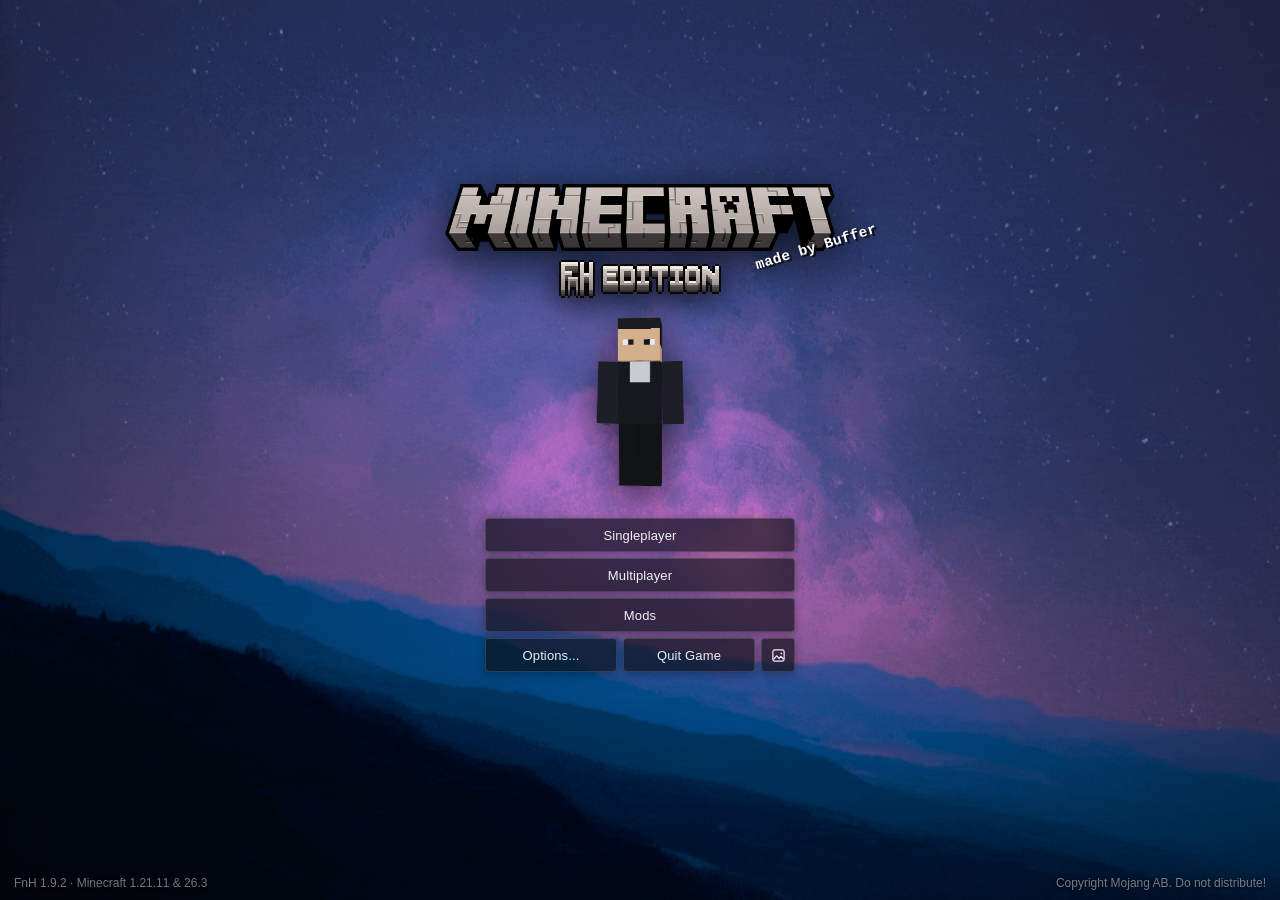
<file: preview/index.html>
<!doctype html>
<html lang="en">
<head>
<meta charset="utf-8">
<meta http-equiv="refresh" content="0; url=/menupreview/">
<link rel="canonical" href="https://fnh.is-cool.dev/menupreview/">
<title>Redirecting to FnH Menu Preview…</title>
<script>location.replace("/menupreview/" + location.search + location.hash);</script>
</head>
<body>
<p>Redirecting to <a href="/menupreview/">/menupreview</a>…</p>
</body>
</html>
</file>
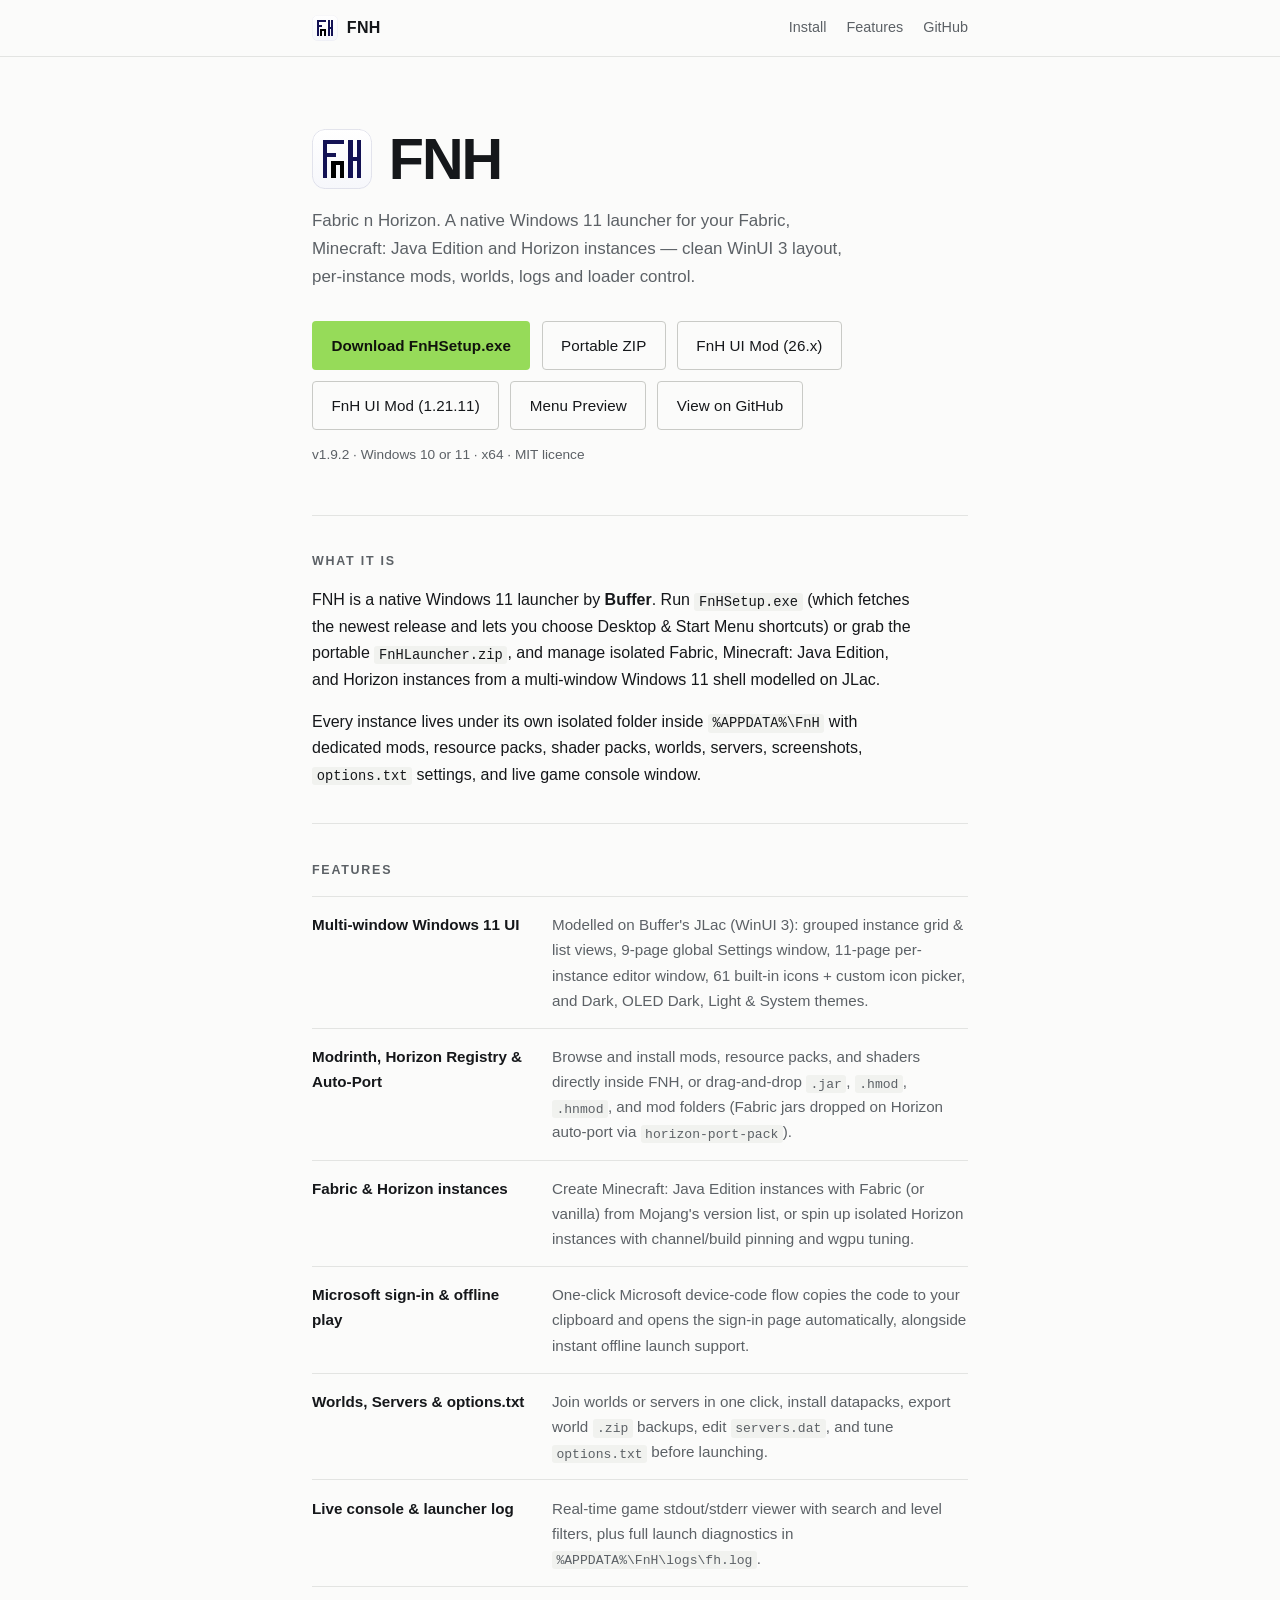
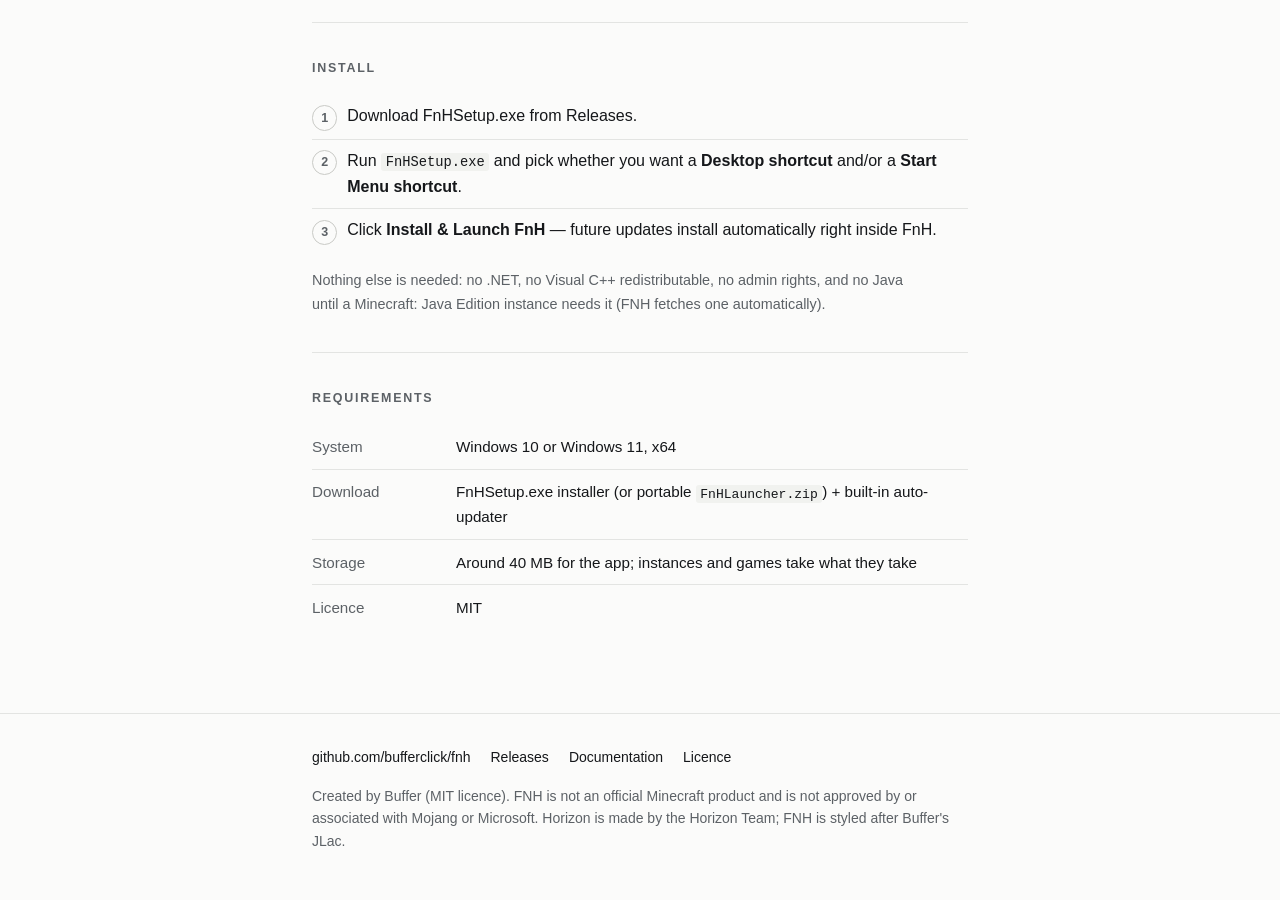
<file: site/index.html>
<!doctype html>
<html lang="en">
<head>
<meta charset="utf-8">
<meta name="viewport" content="width=device-width, initial-scale=1">
<title>FNH — Fabric n Horizon</title>
<meta name="description" content="FNH is a Windows app for the Horizon launcher's instances: Play, mods, worlds and logs in one window, with Fabric support.">
<link rel="canonical" href="https://fnh.is-cool.dev/">
<meta property="og:title" content="FNH — Fabric n Horizon">
<meta property="og:description" content="A Windows app for the Horizon launcher's instances, with Fabric support.">
<meta property="og:type" content="website">
<meta property="og:url" content="https://fnh.is-cool.dev/">
<meta property="og:image" content="https://fnh.is-cool.dev/assets/icon.png">
<meta name="theme-color" content="#fbfbfa" media="(prefers-color-scheme: light)">
<meta name="theme-color" content="#111214" media="(prefers-color-scheme: dark)">
<link rel="icon" href="assets/icon.svg" type="image/svg+xml">
<link rel="icon" href="assets/icon.png" sizes="256x256" type="image/png">
<link rel="apple-touch-icon" href="assets/icon.png">
<link rel="stylesheet" href="styles.css">
</head>
<body>

<header class="top">
  <div class="wrap">
    <a class="wordmark" href="/">
      <img src="assets/icon.svg" width="26" height="26" alt="">
      <span>FNH</span>
    </a>
    <nav>
      <a href="#install">Install</a>
      <a href="#features">Features</a>
      <a href="https://github.com/bufferclick/fnh">GitHub</a>
    </nav>
  </div>
</header>

<main class="wrap">

  <section class="hero">
    <div class="hero-brand">
      <img class="hero-mark" src="assets/icon.svg" width="64" height="64" alt="FNH logo">
      <h1>FNH</h1>
    </div>
    <p class="lede">Fabric n Horizon. A native Windows 11 launcher for your Fabric, Minecraft: Java Edition
      and Horizon instances — clean WinUI 3 layout, per-instance mods, worlds, logs and loader control.</p>

    <p class="actions">
      <a class="button" id="download" href="https://github.com/bufferclick/FnH/releases/latest/download/FnHSetup.exe" rel="noopener">
        Download FnHSetup.exe
      </a>
      <a class="button quiet" id="download-zip" href="https://github.com/bufferclick/FnH/releases/latest/download/FnHLauncher.zip" rel="noopener">
        Portable ZIP
      </a>
      <a class="button quiet" id="download-mod-26" href="https://github.com/bufferclick/FnH/releases/latest/download/fnh-menu-26.3-1.9.2.jar" rel="noopener">
        FnH UI Mod (26.x)
      </a>
      <a class="button quiet" id="download-mod" href="https://github.com/bufferclick/FnH/releases/latest/download/fnh-menu-1.21.11-1.9.2.jar" rel="noopener">
        FnH UI Mod (1.21.11)
      </a>
      <a class="button quiet" href="/menupreview">Menu Preview</a>
      <a class="button quiet" href="https://github.com/bufferclick/FnH" rel="noopener">View on GitHub</a>
    </p>
    <p class="meta" id="release">v1.9.2 · Windows 10 or 11 · x64 · MIT licence</p>
  </section>

  <section id="what">
    <h2>What it is</h2>
    <p>FNH is a native Windows 11 launcher by <strong>Buffer</strong>. Run <code>FnHSetup.exe</code> (which
      fetches the newest release and lets you choose Desktop &amp; Start Menu shortcuts) or grab the portable
      <code>FnHLauncher.zip</code>, and manage isolated Fabric, Minecraft: Java Edition, and Horizon instances
      from a multi-window Windows 11 shell modelled on JLac.</p>
    <p>Every instance lives under its own isolated folder inside <code>%APPDATA%\FnH</code> with dedicated
      mods, resource packs, shader packs, worlds, servers, screenshots, <code>options.txt</code> settings, and
      live game console window.</p>
  </section>

  <section id="features">
    <h2>Features</h2>
    <dl class="features">
      <div>
        <dt>Multi-window Windows 11 UI</dt>
        <dd>Modelled on Buffer's JLac (WinUI 3): grouped instance grid &amp; list views, 9-page global Settings
          window, 11-page per-instance editor window, 61 built-in icons + custom icon picker, and Dark, OLED Dark,
          Light &amp; System themes.</dd>
      </div>
      <div>
        <dt>Modrinth, Horizon Registry &amp; Auto-Port</dt>
        <dd>Browse and install mods, resource packs, and shaders directly inside FNH, or drag-and-drop
          <code>.jar</code>, <code>.hmod</code>, <code>.hnmod</code>, and mod folders (Fabric jars dropped on
          Horizon auto-port via <code>horizon-port-pack</code>).</dd>
      </div>
      <div>
        <dt>Fabric &amp; Horizon instances</dt>
        <dd>Create Minecraft: Java Edition instances with Fabric (or vanilla) from Mojang's version list, or
          spin up isolated Horizon instances with channel/build pinning and wgpu tuning.</dd>
      </div>
      <div>
        <dt>Microsoft sign-in &amp; offline play</dt>
        <dd>One-click Microsoft device-code flow copies the code to your clipboard and opens the sign-in page
          automatically, alongside instant offline launch support.</dd>
      </div>
      <div>
        <dt>Worlds, Servers &amp; options.txt</dt>
        <dd>Join worlds or servers in one click, install datapacks, export world <code>.zip</code> backups,
          edit <code>servers.dat</code>, and tune <code>options.txt</code> before launching.</dd>
      </div>
      <div>
        <dt>Live console &amp; launcher log</dt>
        <dd>Real-time game stdout/stderr viewer with search and level filters, plus full launch diagnostics in
          <code>%APPDATA%\FnH\logs\fh.log</code>.</dd>
      </div>
    </dl>
  </section>

  <section id="install">
    <h2>Install</h2>
    <ol class="steps">
      <li><span>Download <a id="download-link" href="https://github.com/bufferclick/FnH/releases/latest/download/FnHSetup.exe" rel="noopener">FnHSetup.exe</a> from Releases.</span></li>
      <li><span>Run <code>FnHSetup.exe</code> and pick whether you want a <strong>Desktop shortcut</strong> and/or a <strong>Start Menu shortcut</strong>.</span></li>
      <li><span>Click <strong>Install &amp; Launch FnH</strong> — future updates install automatically right inside FnH.</span></li>
    </ol>
    <p class="note">Nothing else is needed: no .NET, no Visual C++ redistributable, no admin rights, and no Java until a Minecraft:
      Java Edition instance needs it (FNH fetches one automatically).</p>
  </section>

  <section id="requirements">
    <h2>Requirements</h2>
    <table class="spec">
      <tbody>
        <tr><th scope="row">System</th><td>Windows 10 or Windows 11, x64</td></tr>
        <tr><th scope="row">Download</th><td><span id="size">FnHSetup.exe</span> installer (or portable <code>FnHLauncher.zip</code>) + built-in auto-updater</td></tr>
        <tr><th scope="row">Storage</th><td>Around 40 MB for the app; instances and games take what they take</td></tr>
        <tr><th scope="row">Licence</th><td>MIT</td></tr>
      </tbody>
    </table>
  </section>

</main>

<footer class="bottom">
  <div class="wrap">
    <p class="links">
      <a href="https://github.com/bufferclick/fnh">github.com/bufferclick/fnh</a>
      <a href="https://github.com/bufferclick/fnh/releases">Releases</a>
      <a href="https://github.com/bufferclick/fnh/blob/main/fh/README.md">Documentation</a>
      <a href="https://github.com/bufferclick/fnh/blob/main/LICENSE">Licence</a>
    </p>
    <p class="legal">Created by Buffer (MIT licence). FNH is not an official Minecraft product and is not
      approved by or associated with Mojang or Microsoft. Horizon is made by the Horizon Team; FNH is styled
      after Buffer's JLac.</p>
  </div>
</footer>

<script>
// The download is whatever the newest release attaches: `fnh-<version>.zip`. Asked of GitHub rather
// than hard-coded, so publishing a release is all a new version needs — and if the API is slow or
// rate-limited, the buttons keep pointing at the releases page.
(function () {
  var repo = "bufferclick/fnh";
  var button = document.getElementById("download");
  var zipButton = document.getElementById("download-zip");
  var modButton = document.getElementById("download-mod");
  var mod26Button = document.getElementById("download-mod-26");
  var link = document.getElementById("download-link");
  var meta = document.getElementById("release");
  var size = document.getElementById("size");

  function megabytes(bytes) {
    return (bytes / (1024 * 1024)).toFixed(1).replace(/\.0$/, "") + " MB";
  }

  fetch("https://api.github.com/repos/" + repo + "/releases/latest", {
    headers: { Accept: "application/vnd.github+json" }
  })
    .then(function (response) {
      if (!response.ok) throw new Error(response.status);
      return response.json();
    })
    .then(function (release) {
      var assets = release.assets || [];
      var setupAsset = assets.filter(function (a) {
        return /^FnHSetup\.exe$/i.test(a.name);
      })[0];
      var zipAsset = assets.filter(function (a) {
        return /^FnHLauncher\.zip$/i.test(a.name);
      })[0] || assets.filter(function (a) {
        return /\.zip$/i.test(a.name);
      })[0];
      var mod121 = assets.filter(function (a) {
        return /^fnh-menu-1\.21\.11-.*\.jar$/i.test(a.name);
      })[0];
      var mod26 = assets.filter(function (a) {
        return /^fnh-menu-26\..*\.jar$/i.test(a.name);
      })[0];
      if (mod121 && modButton) {
        modButton.href = mod121.browser_download_url;
      }
      if (mod26 && mod26Button) {
        mod26Button.href = mod26.browser_download_url;
      }
      if (zipAsset && zipButton) {
        zipButton.href = zipAsset.browser_download_url;
      }
      var primary = setupAsset || zipAsset;
      if (!primary) return;
      var ver = (release.tag_name || "").replace(/^fnh-/i, "");
      button.href = primary.browser_download_url;
      button.textContent = "Download " + primary.name;
      link.href = primary.browser_download_url;
      link.textContent = primary.name;
      meta.textContent = (ver ? ver + " · " : "") + primary.name + " · " + megabytes(primary.size) + " · Windows 10 or 11 · x64 · MIT licence";
      size.textContent = primary.name + " (" + megabytes(primary.size) + ")";
    })
    .catch(function () { /* the releases page is the fallback the markup already links to */ });
})();
</script>

</body>
</html>
</file>
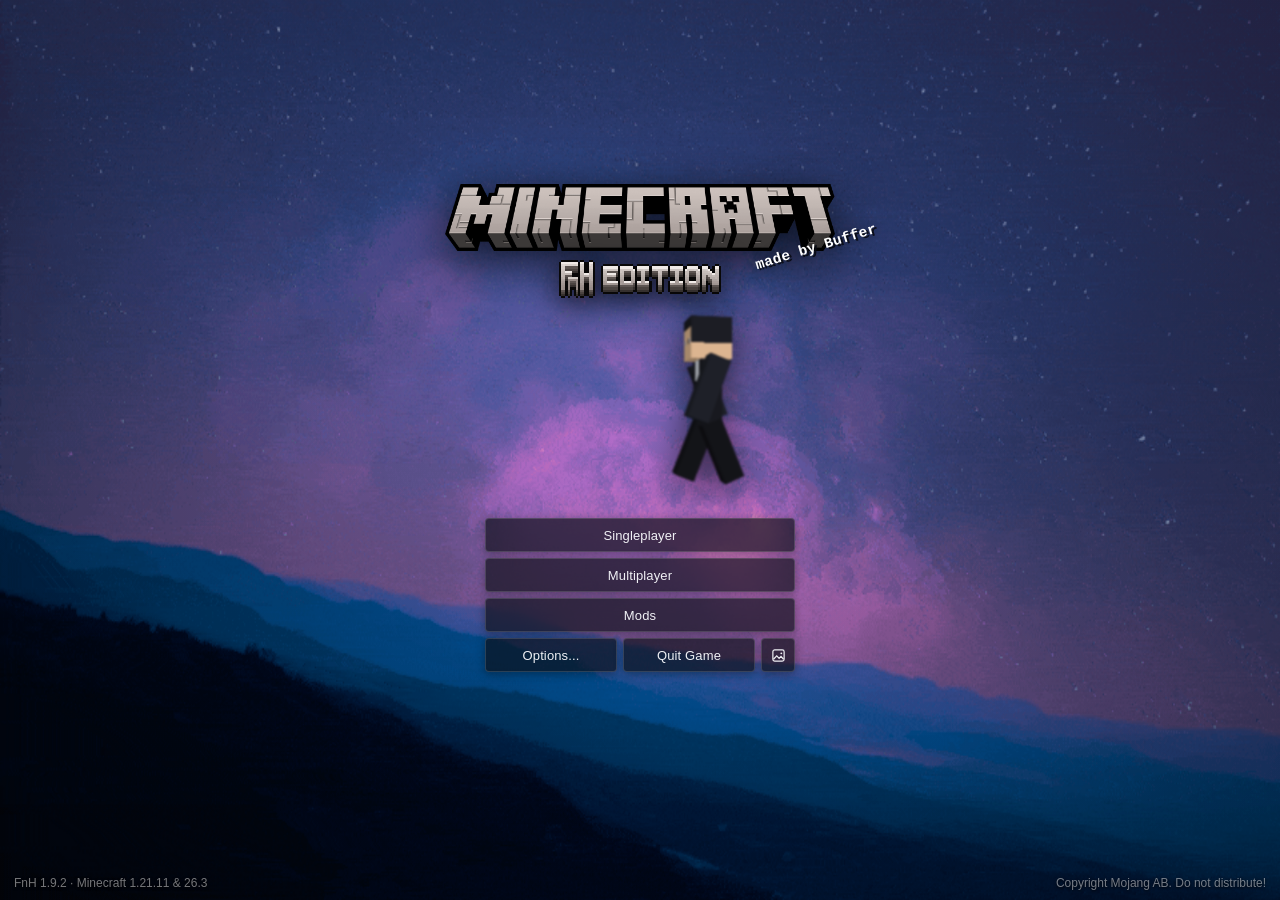
<file: site/menupreview/index.html>
<!doctype html>
<html lang="en">
<head>
<meta charset="utf-8">
<meta name="viewport" content="width=device-width, initial-scale=1">
<title>FnH 1.9.2 — Universal Dark-Glass UI Preview</title>
<meta name="description" content="Live preview of FnH Update 1.9.2: Dark-Glass Minecraft & Horizon UI, live Microsoft 3D skin, and directional motion-blur menu transitions.">
<link rel="icon" href="/assets/icon.svg" type="image/svg+xml">
<link rel="icon" href="/assets/icon.png" sizes="256x256" type="image/png">
<style>
  :root {
    --ui-font: "Inter", "Segoe UI", -apple-system, BlinkMacSystemFont, Roboto, sans-serif;
    --glass-bg: rgba(12, 14, 22, 0.66);
    --glass-bg-hover: rgba(24, 28, 42, 0.80);
    --glass-bg-disabled: rgba(10, 12, 18, 0.36);
    --glass-border: rgba(255, 255, 255, 0.14);
    --glass-line: rgba(255, 255, 255, 0.18);
    --text-main: rgba(248, 249, 252, 0.96);
    --text-sub: rgba(255, 255, 255, 0.66);
    --text-muted: rgba(255, 255, 255, 0.46);
    --mb-mult: 1;
    --gui-zoom: 1;
  }

  * {
    box-sizing: border-box;
    user-select: none;
    -webkit-user-select: none;
  }

  html, body {
    margin: 0;
    padding: 0;
    width: 100%;
    height: 100%;
    overflow: hidden;
    background: #050712;
    color: var(--text-main);
    font-family: var(--ui-font);
    -webkit-font-smoothing: antialiased;
  }

  /* =========================================================================
     Always-Stretched Full-Window Background (Unscaled by GUI Scale, just like MC!)
     ========================================================================= */
  .bg-layer {
    position: fixed;
    inset: 0;
    width: 100vw;
    height: 100vh;
    z-index: 0;
    overflow: hidden;
    background: #050712;
  }

  #bg-img,
  #bg-video {
    position: absolute;
    top: 0;
    left: 0;
    width: 100%;
    height: 100%;
    object-fit: fill;
    display: block;
  }

  #bg-video {
    display: none;
  }

  .bg-dim {
    position: fixed;
    inset: 0;
    z-index: 1;
    pointer-events: none;
    transition: backdrop-filter 0.22s ease, -webkit-backdrop-filter 0.22s ease, background 0.22s ease;
    background:
      linear-gradient(rgba(0, 0, 0, 0.08), rgba(0, 0, 0, 0.08)),
      radial-gradient(circle at 50% 45%, rgba(0, 0, 0, 0.02) 0%, rgba(0, 0, 0, 0.34) 100%);
  }

  /* Vanilla 1.21 Menu Background Blur when inside Options / Singleplayer / Multiplayer */
  body.in-subscreen .bg-dim {
    backdrop-filter: blur(9px);
    -webkit-backdrop-filter: blur(9px);
    background: rgba(6, 8, 15, 0.42) !important;
  }

  body.dragging-file::after {
    content: "Drop GIF / Image / Video to set Custom Background";
    position: fixed;
    inset: 16px;
    z-index: 90;
    border: 1.5px dashed rgba(255, 255, 255, 0.68);
    border-radius: 8px;
    background: rgba(8, 10, 18, 0.82);
    backdrop-filter: blur(12px);
    display: grid;
    place-items: center;
    font-size: 15px;
    font-weight: 500;
    color: #fff;
    pointer-events: none;
  }

  /* =========================================================================
     Real Working GUI Scale Root (scales all Minecraft screens & widgets live!)
     ========================================================================= */
  .gui-scale-root {
    position: fixed;
    top: 0;
    left: 0;
    z-index: 5;
    width: calc(100vw / var(--gui-zoom));
    height: calc(100vh / var(--gui-zoom));
    transform: scale(var(--gui-zoom));
    transform-origin: top left;
  }

  /* =========================================================================
     Motion Blur Animations (Resolves to filter: none so backdrop-filter stays crisp)
     ========================================================================= */
  @keyframes mbEnterUp {
    0% {
      opacity: 0;
      transform: translate3d(0, 13px, 0) scale(0.982);
      filter: blur(calc(10px * var(--mb-mult)));
    }
    70% {
      opacity: 1;
      filter: blur(calc(2px * var(--mb-mult)));
    }
    100% {
      opacity: 1;
      transform: none;
      filter: none;
    }
  }

  @keyframes mbScreenIn {
    0% {
      opacity: 0;
      transform: translate3d(0, 68px, 0) scaleY(1.03);
      filter: url(#mb-vert-blur) blur(calc(6px * var(--mb-mult)));
    }
    65% {
      opacity: 1;
      filter: blur(calc(1.8px * var(--mb-mult)));
    }
    100% {
      opacity: 1;
      transform: none;
      filter: none;
    }
  }

  @keyframes mbScreenOut {
    0% {
      opacity: 1;
      transform: translate3d(0, 0, 0);
      filter: none;
    }
    35% {
      filter: url(#mb-vert-blur) blur(calc(4px * var(--mb-mult)));
    }
    100% {
      opacity: 0;
      transform: translate3d(0, 82px, 0) scaleY(1.035);
      filter: url(#mb-vert-blur) blur(calc(9px * var(--mb-mult)));
    }
  }

  .mb-stagger {
    animation: mbEnterUp 0.3s cubic-bezier(0.2, 0.88, 0.28, 1) both;
    animation-delay: calc(var(--i, 0) * 32ms);
  }

  /* =========================================================================
     Tight, Subtle Cursor Rim Highlight (No big glow ball!)
     ========================================================================= */
  .glow-ui {
    --mx: -999px;
    --my: -999px;
    position: relative;
  }

  .glow-ui::before {
    content: "";
    position: absolute;
    inset: -1px;
    border-radius: inherit;
    padding: 1px;
    background: radial-gradient(
      62px circle at var(--mx) var(--my),
      rgba(255, 255, 255, 0.48),
      rgba(210, 220, 255, 0.14) 50%,
      transparent 75%
    );
    -webkit-mask: linear-gradient(#000 0 0) content-box, linear-gradient(#000 0 0);
    -webkit-mask-composite: xor;
    mask: linear-gradient(#000 0 0) content-box, linear-gradient(#000 0 0);
    mask-composite: exclude;
    pointer-events: none;
    z-index: 2;
  }

  .glow-ui::after {
    content: "";
    position: absolute;
    inset: 0;
    border-radius: inherit;
    background: radial-gradient(
      48px circle at var(--mx) var(--my),
      rgba(255, 255, 255, 0.065),
      transparent 72%
    );
    pointer-events: none;
    z-index: 1;
  }

  .glow-ui > * {
    position: relative;
    z-index: 3;
  }

  /* =========================================================================
     Minecraft Widgets Redesigned in FnH Dark Glass
     (Exact 200px / 150px / 98px Minecraft proportions!)
     ========================================================================= */
  .mc-btn {
    height: 34px;
    padding: 0 12px;
    border-radius: 4px;
    border: 1px solid var(--glass-border);
    background: var(--glass-bg);
    backdrop-filter: blur(12px);
    -webkit-backdrop-filter: blur(12px);
    color: var(--text-main);
    font-family: var(--ui-font);
    font-size: 13px;
    font-weight: 500;
    letter-spacing: 0.01em;
    display: inline-flex;
    align-items: center;
    justify-content: center;
    gap: 6px;
    cursor: pointer;
    transition:
      background 0.12s ease,
      border-color 0.12s ease,
      transform 0.12s ease,
      color 0.12s ease;
    box-shadow: 0 2px 10px rgba(0, 0, 0, 0.34);
    white-space: nowrap;
  }

  .mc-btn:hover:not(:disabled) {
    background: var(--glass-bg-hover);
    border-color: rgba(255, 255, 255, 0.32);
    color: #fff;
  }

  .mc-btn:active:not(:disabled) {
    transform: translateY(1px);
  }

  .mc-btn:disabled {
    background: var(--glass-bg-disabled);
    color: rgba(255, 255, 255, 0.36);
    border-color: rgba(255, 255, 255, 0.07);
    cursor: default;
  }

  /* Minecraft In-Button Slider Widget (like "FOV: Normal" in image-9.png!) */
  .mc-slider {
    position: relative;
    height: 34px;
    border-radius: 4px;
    border: 1px solid var(--glass-border);
    background: rgba(8, 10, 18, 0.72);
    backdrop-filter: blur(12px);
    -webkit-backdrop-filter: blur(12px);
    color: var(--text-main);
    font-family: var(--ui-font);
    font-size: 13px;
    font-weight: 500;
    display: flex;
    align-items: center;
    justify-content: center;
    cursor: ew-resize;
    overflow: hidden;
    box-shadow: inset 0 1px 4px rgba(0, 0, 0, 0.45), 0 2px 10px rgba(0, 0, 0, 0.3);
  }

  .mc-slider:hover {
    border-color: rgba(255, 255, 255, 0.32);
  }

  .mc-slider-fill {
    position: absolute;
    top: 0;
    bottom: 0;
    left: 0;
    background: rgba(255, 255, 255, 0.08);
    pointer-events: none;
    z-index: 1;
  }

  .mc-slider-thumb {
    position: absolute;
    top: 1px;
    bottom: 1px;
    width: 10px;
    margin-left: -5px;
    border-radius: 3px;
    background: rgba(220, 226, 242, 0.42);
    border: 1px solid rgba(255, 255, 255, 0.58);
    pointer-events: none;
    z-index: 2;
    transition: background 0.1s ease;
  }

  .mc-slider:hover .mc-slider-thumb {
    background: rgba(245, 248, 255, 0.62);
  }

  .mc-slider-label {
    position: relative;
    z-index: 3;
    pointer-events: none;
    text-shadow: 0 1px 2px rgba(0, 0, 0, 0.8);
  }

  /* Minecraft Text Field Widget */
  .mc-input {
    height: 32px;
    padding: 0 10px;
    border-radius: 4px;
    border: 1px solid rgba(255, 255, 255, 0.24);
    background: rgba(4, 6, 12, 0.82);
    color: #fff;
    font-family: var(--ui-font);
    font-size: 13px;
    outline: none;
    user-select: text;
    -webkit-user-select: text;
  }

  .mc-input:focus {
    border-color: rgba(255, 255, 255, 0.68);
  }

  .mc-input::placeholder {
    color: rgba(255, 255, 255, 0.36);
    font-style: italic;
  }

  /* =========================================================================
     Home Main Menu Screen (TitleScreen)
     ========================================================================= */
  .home-screen {
    position: absolute;
    inset: 0;
    display: flex;
    flex-direction: column;
    align-items: center;
    justify-content: center;
    padding: 6px 0 50px;
  }

  .home-screen.leaving {
    pointer-events: none;
    animation: mbScreenOut 0.2s cubic-bezier(0.4, 0, 0.9, 0.6) forwards;
  }

  .home-screen.hidden {
    display: none;
  }

  .center-stack {
    display: flex;
    flex-direction: column;
    align-items: center;
    width: 100%;
  }

  .title-block {
    display: flex;
    flex-direction: column;
    align-items: center;
    gap: 7px;
    margin-bottom: 2px;
  }

  .mc-logo-wrap {
    position: relative;
    display: inline-block;
  }

  .mc-logo {
    width: 390px;
    max-width: 86vw;
    height: auto;
    display: block;
    filter: drop-shadow(0 10px 24px rgba(0, 0, 0, 0.74));
    pointer-events: none;
  }

  .splash {
    position: absolute;
    right: -44px;
    bottom: -4px;
    transform: rotate(-17deg);
    color: #ffffff;
    font-family: "Courier New", Consolas, monospace;
    font-weight: 700;
    font-size: 14.5px;
    letter-spacing: 0.02em;
    white-space: nowrap;
    text-shadow:
      2px 2px 0 rgba(10, 12, 20, 0.94),
      0 0 12px rgba(0, 0, 0, 0.55);
    pointer-events: none;
    animation: splashPulse 0.68s ease-in-out infinite alternate;
  }

  @keyframes splashPulse {
    from { transform: rotate(-17deg) scale(1.0); }
    to   { transform: rotate(-17deg) scale(1.065); }
  }

  #fnh-edition-canvas {
    display: block;
    image-rendering: pixelated;
    image-rendering: crisp-edges;
    height: 42px;
    width: auto;
    max-width: 82vw;
    filter: drop-shadow(0 6px 16px rgba(0, 0, 0, 0.82));
  }

  .skin-stage {
    position: relative;
    width: 100%;
    height: 196px;
    margin: 2px 0 18px;
    display: flex;
    align-items: center;
    justify-content: center;
    pointer-events: none;
  }

  body.hide-skin .skin-stage {
    display: none;
  }

  .skin-mover {
    position: relative;
    width: 196px;
    height: 196px;
    will-change: transform, filter;
    filter: drop-shadow(0 10px 18px rgba(0, 0, 0, 0.62));
  }

  #skin-canvas {
    width: 100%;
    height: 100%;
    display: block;
  }

  .skin-hit-box {
    position: absolute;
    inset: 6% 14%;
    pointer-events: auto;
    cursor: grab;
  }

  .skin-hit-box:active {
    cursor: grabbing;
  }

  .menu-buttons {
    width: 310px;
    display: flex;
    flex-direction: column;
    gap: 6px;
  }

  .menu-row-split {
    display: grid;
    grid-template-columns: 1fr 1fr 34px;
    gap: 6px;
    width: 100%;
  }

  .fnh-inline-icon-btn {
    width: 34px;
    height: 34px;
    padding: 0;
    display: inline-flex;
    align-items: center;
    justify-content: center;
  }

  .footer-bar {
    position: absolute;
    left: 0;
    right: 0;
    bottom: 0;
    padding: 10px 14px;
    display: flex;
    align-items: center;
    justify-content: space-between;
    pointer-events: none;
    transition: opacity 0.18s ease;
  }

  body.in-subscreen .footer-bar {
    opacity: 0;
  }

  .footer-meta {
    font-size: 12px;
    color: var(--text-muted);
    text-shadow: 0 1px 3px rgba(0, 0, 0, 0.9);
  }

  .fnh-corner-btn {
    pointer-events: auto;
    height: 32px;
    padding: 0 13px;
    font-weight: 600;
  }

  /* =========================================================================
     Full-Screen Minecraft Sub-Screens Redesigned for FnH
     (Matches image-9, image-10, image-11, image-12, image-13!)
     ========================================================================= */
  .mc-screen {
    position: absolute;
    inset: 0;
    display: none;
    flex-direction: column;
    align-items: center;
  }

  .mc-screen.active {
    display: flex;
  }

  .mc-screen.entering {
    animation: mbScreenIn 0.24s cubic-bezier(0.2, 0.88, 0.28, 1) both;
  }

  .mc-screen.leaving {
    pointer-events: none;
    animation: mbScreenOut 0.18s cubic-bezier(0.4, 0, 0.9, 0.6) forwards;
  }

  /* Screen Header Title */
  .mc-header {
    width: 100%;
    min-height: 48px;
    display: flex;
    flex-direction: column;
    align-items: center;
    justify-content: center;
    gap: 6px;
    padding: 10px 16px;
    flex-shrink: 0;
  }

  .mc-screen-title {
    margin: 0;
    font-size: 14.5px;
    font-weight: 600;
    color: #fff;
    text-shadow: 0 1px 3px rgba(0, 0, 0, 0.85);
  }

  /* Full-width Minecraft List Band (between top & bottom 1px glass separator lines!) */
  .mc-list-band {
    width: 100%;
    flex: 1;
    min-height: 0;
    border-top: 1px solid var(--glass-line);
    border-bottom: 1px solid var(--glass-line);
    background: rgba(4, 6, 12, 0.38);
    overflow-y: auto;
    display: flex;
    flex-direction: column;
    align-items: center;
    padding: 14px 16px;
    will-change: filter;
  }

  .mc-list-band::-webkit-scrollbar {
    width: 6px;
  }

  .mc-list-band::-webkit-scrollbar-thumb {
    background: rgba(255, 255, 255, 0.22);
    border-radius: 2px;
  }

  /* Borderless Open Screen Body (like main OptionsScreen in image-9.png!) */
  .mc-open-body {
    width: 100%;
    flex: 1;
    min-height: 0;
    overflow-y: auto;
    display: flex;
    flex-direction: column;
    align-items: center;
    padding: 8px 16px 14px;
  }

  .mc-footer {
    width: 100%;
    padding: 12px 16px;
    display: flex;
    flex-direction: column;
    align-items: center;
    gap: 6px;
    flex-shrink: 0;
  }

  /* Exact 2-Column Minecraft Options Grid (2 x 235px = 478px) */
  .mc-grid-2col {
    width: min(480px, 94vw);
    display: grid;
    grid-template-columns: 1fr 1fr;
    gap: 6px 8px;
  }

  .mc-done-btn {
    width: min(310px, 90vw);
  }

  /* Multiplayer / Singleplayer Bottom Button Rows (image-10.png!) */
  .mc-bar-row-3 {
    width: min(480px, 94vw);
    display: grid;
    grid-template-columns: 1fr 1fr 1fr;
    gap: 6px;
  }

  .mc-bar-row-2 {
    width: min(480px, 94vw);
    display: grid;
    grid-template-columns: 1fr 1fr;
    gap: 6px;
  }

  .mc-bar-row-4 {
    width: min(480px, 94vw);
    display: grid;
    grid-template-columns: 1fr 1fr 1fr 1fr;
    gap: 6px;
  }

  /* Selectable World / Server / Pack Entry Row */
  .mc-entry-list {
    width: min(500px, 94vw);
    display: flex;
    flex-direction: column;
    gap: 5px;
  }

  .mc-entry {
    padding: 9px 12px;
    border-radius: 4px;
    border: 1px solid transparent;
    background: rgba(12, 14, 22, 0.44);
    display: flex;
    align-items: center;
    justify-content: space-between;
    gap: 12px;
    cursor: pointer;
    transition: background 0.12s ease, border-color 0.12s ease;
  }

  .mc-entry:hover {
    background: rgba(22, 26, 40, 0.62);
  }

  .mc-entry.selected {
    background: rgba(26, 31, 48, 0.78);
    border-color: rgba(255, 255, 255, 0.58);
  }

  .mc-entry-left {
    display: flex;
    align-items: center;
    gap: 11px;
    min-width: 0;
  }

  .mc-entry-icon {
    width: 36px;
    height: 36px;
    border-radius: 4px;
    background: rgba(255, 255, 255, 0.08);
    border: 1px solid rgba(255, 255, 255, 0.14);
    display: grid;
    place-items: center;
    font-size: 11.5px;
    font-weight: 700;
    color: rgba(255, 255, 255, 0.88);
    flex-shrink: 0;
  }

  .mc-entry-title {
    font-size: 13px;
    font-weight: 600;
    color: #fff;
  }

  .mc-entry-sub {
    font-size: 11.5px;
    color: var(--text-sub);
    margin-top: 2px;
  }

  .mc-lan-scan {
    margin-top: 14px;
    text-align: center;
    font-size: 12.5px;
    color: rgba(255, 255, 255, 0.82);
    line-height: 1.5;
  }

  .mc-lan-dots {
    color: var(--text-muted);
    font-family: "Courier New", Consolas, monospace;
    letter-spacing: 2px;
  }

  /* Create New World 3-Tab Top Bar (Matches image-11, image-12, image-13!) */
  .mc-tab-header {
    width: 100%;
    display: flex;
    justify-content: center;
    align-items: flex-end;
    padding-top: 6px;
    gap: 3px;
    position: relative;
    z-index: 3;
    margin-bottom: -1px;
  }

  .mc-tab {
    width: 136px;
    height: 32px;
    border-radius: 4px 4px 0 0;
    border: 1px solid var(--glass-line);
    background: rgba(8, 10, 18, 0.72);
    color: var(--text-sub);
    font-family: var(--ui-font);
    font-size: 13px;
    font-weight: 500;
    display: inline-flex;
    align-items: center;
    justify-content: center;
    cursor: pointer;
    position: relative;
  }

  .mc-tab:hover {
    color: #fff;
    background: rgba(18, 22, 34, 0.82);
  }

  .mc-tab.active {
    color: #fff;
    background: rgba(4, 6, 12, 0.38);
    border-bottom-color: transparent;
  }

  .mc-tab.active span {
    padding-bottom: 2px;
    border-bottom: 2px solid #ffffff;
  }

  .mc-create-col {
    width: min(320px, 92vw);
    display: flex;
    flex-direction: column;
    gap: 9px;
    margin-top: 28px;
  }

  .mc-field-caption {
    font-size: 12px;
    color: rgba(255, 255, 255, 0.76);
    margin-bottom: -4px;
  }

  .mc-inline-toggle-row {
    display: flex;
    align-items: center;
    justify-content: space-between;
    gap: 12px;
    font-size: 13px;
    color: #fff;
  }

  .toast {
    position: fixed;
    top: 16px;
    left: 50%;
    transform: translateX(-50%) translateY(-8px);
    z-index: 80;
    padding: 6px 13px;
    border-radius: 5px;
    background: rgba(10, 12, 20, 0.9);
    border: 1px solid rgba(255, 255, 255, 0.18);
    backdrop-filter: blur(12px);
    font-size: 12px;
    color: rgba(255, 255, 255, 0.94);
    opacity: 0;
    pointer-events: none;
    transition: opacity 0.16s ease, transform 0.16s ease;
  }

  .toast.show {
    opacity: 1;
    transform: translateX(-50%) translateY(0);
  }
</style>
</head>
<body>

<svg width="0" height="0" style="position:absolute;pointer-events:none;" aria-hidden="true">
  <defs>
    <filter id="mb-vert-blur" x="-10%" y="-35%" width="120%" height="170%">
      <feGaussianBlur in="SourceGraphic" stdDeviation="0 11"/>
    </filter>
  </defs>
</svg>

<!-- Full-Window Stretched Background -->
<div class="bg-layer">
  <img
    id="bg-img"
    src="/menupreview/presets/milkyway-bg.gif"
    onerror="this.onerror=null;this.src='presets/milkyway-bg.gif'"
    alt=""
  >
  <video id="bg-video" autoplay loop muted playsinline></video>
</div>
<div class="bg-dim" id="bg-dim"></div>

<input type="file" id="custom-bg-input" accept="image/*,video/*" hidden>

<!-- Scaled UI Root (GUI Scale in Video Settings scales this entire root live!) -->
<div class="gui-scale-root" id="gui-scale-root">

  <!-- 1. TitleScreen (Main Menu) -->
  <main class="home-screen" id="home-screen">
    <div class="center-stack">
      <div class="title-block mb-stagger" style="--i: 0;">
        <div class="mc-logo-wrap">
          <img
            class="mc-logo"
            src="/menupreview/presets/minecraft-logo.png"
            onerror="this.onerror=null;this.src='presets/minecraft-logo.png'"
            alt="MINECRAFT"
          >
          <div class="splash">made by Buffer</div>
        </div>
        <canvas id="fnh-edition-canvas" aria-label="FnH EDITION"></canvas>
      </div>

      <!-- Distortion-Free Walk-In Stage -->
      <div class="skin-stage">
        <div class="skin-mover" id="skin-mover">
          <canvas id="skin-canvas" width="420" height="420"></canvas>
          <div class="skin-hit-box" id="skin-drag-area" title="Drag to spin"></div>
        </div>
      </div>

      <!-- Minecraft Main Menu Buttons in FnH Dark Glass -->
      <div class="menu-buttons">
        <button class="mc-btn glow-ui mb-stagger" style="--i: 1;" data-nav="singleplayer"><span>Singleplayer</span></button>
        <button class="mc-btn glow-ui mb-stagger" style="--i: 2;" data-nav="multiplayer"><span>Multiplayer</span></button>
        <button class="mc-btn glow-ui mb-stagger" style="--i: 3;" data-nav="mods"><span>Mods</span></button>
        <div class="menu-row-split mb-stagger" style="--i: 4;">
          <button class="mc-btn glow-ui" data-nav="options"><span>Options...</span></button>
          <button class="mc-btn glow-ui" data-nav="quit"><span>Quit Game</span></button>
          <button class="mc-btn glow-ui fnh-inline-icon-btn" data-nav="fnh" type="button" title="FnH UI &amp; Background Settings">
            <svg width="15" height="15" viewBox="0 0 24 24" fill="none" stroke="currentColor" stroke-width="1.9">
              <rect x="3" y="3" width="18" height="18" rx="3"/>
              <circle cx="16.5" cy="8.5" r="1.5" fill="currentColor" stroke="none"/>
              <path d="M4 18l5.2-5.5 3.8 4 3-3.2L20 18"/>
            </svg>
          </button>
        </div>
      </div>
    </div>
  </main>

  <footer class="footer-bar">
    <div class="footer-meta">FnH 1.9.2  ·  Minecraft 1.21.11 &amp; 26.3</div>
    <div class="footer-meta">Copyright Mojang AB. Do not distribute!</div>
  </footer>

  <!-- 2. Full-Screen Minecraft Sub-Screens Container -->
  <section class="mc-screen" id="mc-screen"></section>
</div>

<div class="toast" id="toast"></div>

<script>
(function () {
  "use strict";

  const BUFFERCLICK_UUID = "1b7a28177df149828231b48f5909ca95";
  const DEFAULT_BG = "/menupreview/presets/milkyway-bg.gif";

  // GUI Scale presets: Auto, 1, 2, 3, 4 — actually scales the entire UI live!
  const GUI_SCALES = [
    { label: "Auto", factor: 1.0 },
    { label: "1",    factor: 0.74 },
    { label: "2",    factor: 0.88 },
    { label: "3",    factor: 1.02 },
    { label: "4",    factor: 1.18 }
  ];

  const state = {
    bgDim: 8,
    bgIsCustom: false,
    motionBlur: 100,
    guiScaleIdx: 0,
    showSkin: true,
    slimArms: false,
    username: "BufferClick",
    introStart: performance.now(),
    activeScreen: null,

    fov: 70,
    onlineRealmsNotifs: true,
    allowServerListings: true,
    difficulty: "Normal",

    skinLayers: {
      cape: true,
      jacket: true,
      lSleeve: true,
      rSleeve: true,
      lPants: true,
      rPants: true,
      hat: true,
      mainHand: "Right"
    },

    video: {
      graphics: "Fancy",
      renderDistance: 16,
      simDistance: 12,
      maxFps: 260,
      vsync: false,
      viewBobbing: true,
      attackIndicator: "Crosshair",
      autosaveIndicator: true,
      brightness: 100,
      clouds: "Fancy",
      particles: "All",
      mipmapLevels: 4,
      entityShadows: true,
      distortionEffects: 100,
      fovEffects: 100,
      menuBlur: 50
    },

    audio: {
      master: 100,
      music: 35,
      record: 100,
      weather: 80,
      block: 100,
      hostile: 100,
      neutral: 100,
      player: 100,
      ambient: 90,
      voice: 100,
      subtitles: false,
      directionalAudio: true
    },

    controls: {
      sneakMode: "Hold",
      sprintMode: "Toggle",
      autoJump: false,
      operatorItemsTab: false,
      sensitivity: 100,
      invertMouse: false,
      rawInput: true,
      discreteScroll: false,
      binds: [
        { cat: "Movement", action: "Jump", key: "Space" },
        { cat: "Movement", action: "Sneak", key: "Left Shift" },
        { cat: "Movement", action: "Sprint", key: "Left Ctrl" },
        { cat: "Movement", action: "Strafe Left", key: "A" },
        { cat: "Movement", action: "Strafe Right", key: "D" },
        { cat: "Movement", action: "Walk Backwards", key: "S" },
        { cat: "Movement", action: "Walk Forwards", key: "W" },
        { cat: "Gameplay", action: "Attack/Destroy", key: "Left Button" },
        { cat: "Gameplay", action: "Use Item/Place Block", key: "Right Button" },
        { cat: "Inventory", action: "Open/Close Inventory", key: "E" },
        { cat: "Inventory", action: "Swap Item With Offhand", key: "F" },
        { cat: "Multiplayer", action: "Open Chat", key: "T" },
        { cat: "FnH", action: "Open FnH Menu Settings", key: "Right Shift" }
      ]
    },

    chat: {
      visibility: "Shown",
      colors: true,
      webLinks: true,
      promptLinks: true,
      textBgOpacity: 50,
      chatOpacity: 100,
      chatTextSize: 100,
      lineSpacing: 0,
      chatDelay: 0
    },

    access: {
      narrator: "Off",
      subtitles: false,
      highContrast: false,
      autoJump: false,
      menuBgBlurriness: 50,
      darkMojangStudiosBg: true,
      damageTilt: 100,
      glintSpeed: 50
    },

    horizon: {
      pvpHud: false,
      fullbright: false,
      dynamicLights: true,
      chunkPregen: false,
      splitscreen: false,
      replayStudio: true
    },

    language: "English (US)",

    packs: [
      { name: "FnH Dark Glass UI", desc: "Built-in FnH 1.9.2 menu & widget theme", selected: true, locked: true },
      { name: "Low Fire 1.21", desc: "Cleaner view when on fire", selected: true, locked: false },
      { name: "Default", desc: "The default look and feel of Minecraft", selected: true, locked: true }
    ],

    selectedWorld: 0,
    worlds: [
      { name: "Buffer's Survival", folder: "Buffers Survival (16/11/2026)", detail: "Survival Mode, No Cheats, Version: 1.21.11", tag: "W1" },
      { name: "Redstone Testing", folder: "Redstone Testing (14/11/2026)", detail: "Creative Mode, Cheats, Version: 1.21.11", tag: "W2" }
    ],

    createWorld: {
      tab: "game",
      name: "New World",
      mode: "Survival",
      difficulty: "Normal",
      commands: false,
      worldType: "Default",
      seed: "",
      structures: true,
      bonusChest: false
    },

    selectedServer: 0,
    servers: [
      { name: "FnH Official SMP", ip: "smp.fnh.is-cool.dev", motd: "FnH 1.9.2 · Menu UI Update Live", players: "18/60", ping: "11ms", tag: "FnH" },
      { name: "Hypixel", ip: "mc.hypixel.net", motd: "Hypixel Network [1.8-1.21]", players: "42,310/200,000", ping: "25ms", tag: "HYP" }
    ],

    mods: [
      { name: "FnH Menu UI", ver: "1.8.0", desc: "Minecraft's UI redesigned in FnH Dark Glass, animated background, 3D walk-in skin & motion blur." },
      { name: "Fabric API", ver: "0.141.6+1.21.11", desc: "Core API library for the Fabric toolchain." },
      { name: "Sodium", ver: "0.6.5+mc1.21.11", desc: "Modern rendering engine and client-side optimization mod." },
      { name: "Mod Menu", ver: "13.0.1", desc: "Adds a mod menu to view the list of mods you have installed." }
    ]
  };

  function applyGuiScale() {
    const f = GUI_SCALES[state.guiScaleIdx].factor;
    document.documentElement.style.setProperty("--gui-zoom", String(f));
  }

  function applyMotionBlur() {
    document.documentElement.style.setProperty("--mb-mult", (state.motionBlur / 100).toFixed(2));
  }

  applyGuiScale();
  applyMotionBlur();

  let toastTimer = null;
  function showToast(msg) {
    const el = document.getElementById("toast");
    el.textContent = msg;
    el.classList.add("show");
    clearTimeout(toastTimer);
    toastTimer = setTimeout(() => el.classList.remove("show"), 1800);
  }

  function esc(s) {
    return String(s).replace(/[&<>"']/g, (c) => ({ "&":"&amp;","<":"&lt;",">":"&gt;",'"':"&quot;","'":"&#39;" }[c]));
  }

  // =========================================================================
  // 0. Tight Cursor Rim Glow (Correctly divides by GUI Scale zoom!)
  // =========================================================================
  let cursorClientX = window.innerWidth * 0.5;
  let cursorClientY = window.innerHeight * 0.5;
  let hasMovedCursor = false;

  function updateAllGlows(cx, cy) {
    const zoom = GUI_SCALES[state.guiScaleIdx].factor;
    const els = document.querySelectorAll(".glow-ui");
    for (let i = 0; i < els.length; i++) {
      const el = els[i];
      const r = el.getBoundingClientRect();
      if (r.width === 0 && r.height === 0) continue;
      el.style.setProperty("--mx", ((cx - r.left) / zoom).toFixed(1) + "px");
      el.style.setProperty("--my", ((cy - r.top) / zoom).toFixed(1) + "px");
    }
  }

  window.addEventListener("pointermove", (e) => {
    cursorClientX = e.clientX;
    cursorClientY = e.clientY;
    hasMovedCursor = true;
    updateAllGlows(cursorClientX, cursorClientY);
  });

  function attachScrollMotionBlur(el) {
    if (!el) return;
    let prev = el.scrollTop;
    let tid = null;
    el.addEventListener("scroll", () => {
      const dy = Math.abs(el.scrollTop - prev);
      prev = el.scrollTop;
      const b = Math.min(3.5, dy * 0.12) * (state.motionBlur / 100);
      if (b > 0.2) el.style.filter = `blur(${b.toFixed(2)}px)`;
      updateAllGlows(cursorClientX, cursorClientY);
      clearTimeout(tid);
      tid = setTimeout(() => { el.style.filter = "none"; }, 70);
    }, { passive: true });
  }

  // =========================================================================
  // Helper: Draggable Minecraft Dark-Glass Slider Widget
  // =========================================================================
  function mcSliderHtml(id, pct, labelText) {
    const clamped = Math.max(0, Math.min(100, pct));
    return `
      <div class="mc-slider glow-ui" id="${id}">
        <div class="mc-slider-fill" style="width:${clamped.toFixed(1)}%;"></div>
        <div class="mc-slider-thumb" style="left:calc(5px + (100% - 10px) * ${(clamped / 100).toFixed(4)});"></div>
        <span class="mc-slider-label">${esc(labelText)}</span>
      </div>
    `;
  }

  function bindMcSlider(id, min, max, step, getVal, onValChange, formatLabel) {
    const el = document.getElementById(id);
    if (!el) return;
    const fill = el.querySelector(".mc-slider-fill");
    const thumb = el.querySelector(".mc-slider-thumb");
    const lbl = el.querySelector(".mc-slider-label");

    function updateFromClientX(clientX) {
      const rect = el.getBoundingClientRect();
      const raw = Math.max(0, Math.min(1, (clientX - rect.left) / Math.max(1, rect.width)));
      let v = min + raw * (max - min);
      if (step) v = Math.round(v / step) * step;
      v = Math.max(min, Math.min(max, v));
      onValChange(v);
      const pct = ((v - min) / (max - min)) * 100;
      fill.style.width = pct.toFixed(1) + "%";
      thumb.style.left = `calc(5px + (100% - 10px) * ${(pct / 100).toFixed(4)})`;
      lbl.textContent = formatLabel(v);
    }

    let dragging = false;
    el.addEventListener("pointerdown", (e) => {
      dragging = true;
      el.setPointerCapture(e.pointerId);
      updateFromClientX(e.clientX);
    });
    el.addEventListener("pointermove", (e) => {
      if (dragging) updateFromClientX(e.clientX);
    });
    el.addEventListener("pointerup", () => { dragging = false; });
    el.addEventListener("pointercancel", () => { dragging = false; });
  }

  // =========================================================================
  // 1. Chiseled "[FnH Emblem] EDITION" Subtitle
  // =========================================================================
  const FNH_EMBLEM_13 = [
    "111111110110011","111111110110011","110000000110011","110000000110011",
    "111110000110011","111110000111111","110000000111111","110222220110011",
    "110222220110011","110200020110011","110200020110011","110200020110011","110200020110011"
  ];
  const EDITION_GLYPHS = {
    E: ["1111111","1111111","1100000","1111110","1111110","1100000","1100000","1111111","1111111"],
    D: ["1111110","1111111","1100011","1100011","1100011","1100011","1100011","1111111","1111110"],
    I: ["111111","111111","001100","001100","001100","001100","001100","111111","111111"],
    T: ["11111111","11111111","00011000","00011000","00011000","00011000","00011000","00011000","00011000"],
    O: ["0111110","1111111","1100011","1100011","1100011","1100011","1100011","1111111","0111110"],
    N: ["11100011","11110011","11111011","11111111","11011111","11001111","11000111","11000111","11000111"]
  };

  function renderFnhEditionSubtitle() {
    const canvas = document.getElementById("fnh-edition-canvas");
    const word = "EDITION";
    let edW = 0;
    for (let i = 0; i < word.length; i++) edW += EDITION_GLYPHS[word[i]][0].length + (i + 1 < word.length ? 1 : 0);
    const grid = [];
    for (let r = 0; r < 13; r++) {
      let ed = "";
      if (r >= 2 && r < 11) {
        for (let i = 0; i < word.length; i++) ed += EDITION_GLYPHS[word[i]][r - 2] + (i + 1 < word.length ? "0" : "");
      } else ed = "0".repeat(edW);
      grid.push(FNH_EMBLEM_13[r] + "00000" + ed);
    }
    const h = grid.length, w = grid[0].length, scale = 6, depth = 3, pad = 2;
    canvas.width = (w + pad * 2) * scale;
    canvas.height = (h + depth + pad * 2) * scale;
    const ctx = canvas.getContext("2d");
    ctx.imageSmoothingEnabled = false;
    const has = (r, c) => r >= 0 && r < h && c >= 0 && c < w && grid[r][c] !== "0";

    ctx.fillStyle = "#090808";
    for (let r = 0; r < h; r++) for (let c = 0; c < w; c++) if (has(r, c)) {
      for (let d = 0; d <= depth; d++) {
        const px = (c + pad) * scale, py = (r + pad + d) * scale;
        ctx.fillRect(px - scale, py, scale * 3, scale);
        ctx.fillRect(px, py - scale, scale, scale * 3);
      }
    }
    for (let d = depth; d >= 1; d--) {
      ctx.fillStyle = d === depth ? "#35302e" : d === 2 ? "#4a4340" : "#5d5552";
      for (let r = 0; r < h; r++) for (let c = 0; c < w; c++) if (has(r, c)) {
        ctx.fillRect((c + pad) * scale, (r + pad + d) * scale, scale, scale);
      }
    }
    const shades = ["#e0d9d5","#dad2ce","#d4ccc8","#cec5c1","#c7beba","#c1b8b4","#bbb1ad","#b4aba7","#aea4a0","#a89d99","#a29793","#9d928e","#988d89"];
    for (let r = 0; r < h; r++) for (let c = 0; c < w; c++) {
      const cell = grid[r][c];
      if (cell === "0") continue;
      const top = !has(r - 1, c);
      if (cell === "2") ctx.fillStyle = top ? "#d4cdc9" : "#948985";
      else {
        const grain = ((r * 13 + c * 29) % 6 === 0) ? -1 : 0;
        ctx.fillStyle = top ? "#f0eae7" : shades[Math.max(0, Math.min(shades.length - 1, r + grain))];
      }
      ctx.fillRect((c + pad) * scale, (r + pad) * scale, scale, scale);
    }
  }

  // =========================================================================
  // 2. Background Manager
  // =========================================================================
  const bgImg = document.getElementById("bg-img");
  const bgVideo = document.getElementById("bg-video");
  const bgDim = document.getElementById("bg-dim");
  const fileInput = document.getElementById("custom-bg-input");
  let customObjectUrl = null;

  function applyBgDim() {
    const a = (state.bgDim / 100).toFixed(2);
    bgDim.style.background = `linear-gradient(rgba(0,0,0,${a}), rgba(0,0,0,${a})), radial-gradient(circle at 50% 45%, rgba(0,0,0,0.02) 0%, rgba(0,0,0,0.34) 100%)`;
  }

  function setDefaultBackground() {
    bgVideo.pause();
    bgVideo.style.display = "none";
    bgImg.style.display = "block";
    bgImg.onerror = () => { bgImg.onerror = null; bgImg.src = "presets/milkyway-bg.gif"; };
    bgImg.src = DEFAULT_BG;
    state.bgIsCustom = false;
  }

  function setCustomBackground(src, isVideo, label) {
    if (isVideo) {
      bgImg.style.display = "none";
      bgVideo.style.display = "block";
      bgVideo.src = src;
      bgVideo.play().catch(() => {});
    } else {
      bgVideo.pause();
      bgVideo.style.display = "none";
      bgImg.style.display = "block";
      bgImg.src = src;
    }
    state.bgIsCustom = true;
    if (label) showToast("Background set: " + label);
  }

  function handleCustomFile(file) {
    if (!file) return;
    if (customObjectUrl) URL.revokeObjectURL(customObjectUrl);
    customObjectUrl = URL.createObjectURL(file);
    setCustomBackground(customObjectUrl, file.type.startsWith("video/"), file.name);
    if (state.activeScreen === "fnh") navigateTo("fnh");
  }

  fileInput.addEventListener("change", () => {
    if (fileInput.files && fileInput.files[0]) handleCustomFile(fileInput.files[0]);
  });
  window.addEventListener("dragover", (e) => { e.preventDefault(); document.body.classList.add("dragging-file"); });
  window.addEventListener("dragleave", (e) => { if (e.relatedTarget === null) document.body.classList.remove("dragging-file"); });
  window.addEventListener("drop", (e) => {
    e.preventDefault();
    document.body.classList.remove("dragging-file");
    const f = e.dataTransfer && e.dataTransfer.files && e.dataTransfer.files[0];
    if (f) handleCustomFile(f);
  });

  // =========================================================================
  // 3. Minecraft Screen Router (Exact Minecraft Screens in FnH Dark Glass!)
  // =========================================================================
  const homeScreen = document.getElementById("home-screen");
  const mcScreen = document.getElementById("mc-screen");
  let activeKeyListener = null;
  let lanDotsTimer = null;

  function clearScreenHooks() {
    if (activeKeyListener) {
      window.removeEventListener("keydown", activeKeyListener);
      activeKeyListener = null;
    }
    if (lanDotsTimer) {
      clearInterval(lanDotsTimer);
      lanDotsTimer = null;
    }
  }

  function retriggerHomeStagger() {
    document.querySelectorAll("#home-screen .mb-stagger, .fnh-corner-btn").forEach((el) => {
      el.style.animation = "none";
      void el.offsetWidth;
      el.style.animation = "";
    });
  }

  function navigateTo(screenId, parentScreen) {
    clearScreenHooks();
    if (!screenId || screenId === "home") {
      if (!state.activeScreen) return;
      state.activeScreen = null;
      document.body.classList.remove("in-subscreen");
      mcScreen.classList.remove("entering");
      mcScreen.classList.add("leaving");
      homeScreen.classList.remove("hidden", "leaving");
      retriggerHomeStagger();
      setTimeout(() => {
        if (!state.activeScreen) mcScreen.classList.remove("active", "leaving");
        updateAllGlows(cursorClientX, cursorClientY);
      }, 185);
      return;
    }

    const wasOnHome = !state.activeScreen;
    state.activeScreen = screenId;
    document.body.classList.add("in-subscreen");

    if (wasOnHome) {
      homeScreen.classList.add("leaving");
      setTimeout(() => { if (state.activeScreen) homeScreen.classList.add("hidden"); }, 195);
    }

    mcScreen.classList.add("active");
    mcScreen.classList.remove("leaving", "entering");
    void mcScreen.offsetWidth;
    mcScreen.classList.add("entering");

    const back = parentScreen || "options";
    switch (screenId) {
      case "options": renderOptionsRoot(); break;
      case "video": renderVideoSettings(back); break;
      case "audio": renderMusicAndSounds(back); break;
      case "controls": renderControlsRoot(back); break;
      case "keybinds": renderKeyBinds("controls"); break;
      case "mouse": renderMouseSettings("controls"); break;
      case "skin": renderSkinCustomization(back); break;
      case "language": renderLanguageScreen(back); break;
      case "chat": renderChatSettings(back); break;
      case "packs": renderResourcePacks(back); break;
      case "access": renderAccessibilitySettings(back); break;
      case "online": renderOnlineOptions(back); break;
      case "horizon": renderHorizonSettings(back); break;
      case "credits": renderCreditsScreen(back); break;
      case "mods": renderModsScreen(wasOnHome ? "home" : back); break;
      case "singleplayer": renderSelectWorld(); break;
      case "createworld": renderCreateNewWorld(); break;
      case "multiplayer": renderPlayMultiplayer(); break;
      case "fnh": renderFnHSettings(wasOnHome ? "home" : back); break;
      case "quit": renderQuitConfirm(); break;
    }

    attachScrollMotionBlur(mcScreen.querySelector(".mc-list-band"));
    requestAnimationFrame(() => updateAllGlows(cursorClientX, cursorClientY));
  }

  document.querySelectorAll("[data-nav]").forEach((btn) => {
    btn.addEventListener("click", () => navigateTo(btn.getAttribute("data-nav"), "home"));
  });

  window.addEventListener("keydown", (e) => {
    if (e.key === "Escape" && state.activeScreen && !activeKeyListener) {
      const doneBtn = mcScreen.querySelector("[data-esc-back]");
      if (doneBtn) doneBtn.click();
      else navigateTo("home");
    }
  });

  function formatFov(v) {
    if (v === 70) return "FOV: Normal";
    if (v === 110) return "FOV: Quake Pro";
    return "FOV: " + v;
  }

  // -------------------------------------------------------------------------
  // OPTIONS ROOT (Matches image-9.png 1:1!)
  // -------------------------------------------------------------------------
  function renderOptionsRoot() {
    const fovPct = ((state.fov - 30) / (110 - 30)) * 100;
    mcScreen.innerHTML = `
      <div class="mc-header"><h2 class="mc-screen-title">Options</h2></div>
      <div class="mc-open-body">
        <div class="mc-grid-2col" style="margin-top: 6px;">
          ${mcSliderHtml("opt-fov-slider", fovPct, formatFov(state.fov))}
          <button class="mc-btn glow-ui" data-go="online"><span>Online...</span></button>
        </div>

        <div class="mc-grid-2col" style="margin-top: 28px;">
          <button class="mc-btn glow-ui" data-go="skin"><span>Skin Customization...</span></button>
          <button class="mc-btn glow-ui" data-go="audio"><span>Music &amp; Sounds...</span></button>
          <button class="mc-btn glow-ui" data-go="video"><span>Video Settings...</span></button>
          <button class="mc-btn glow-ui" data-go="controls"><span>Controls...</span></button>
          <button class="mc-btn glow-ui" data-go="language"><span>Language...</span></button>
          <button class="mc-btn glow-ui" data-go="chat"><span>Chat Settings...</span></button>
          <button class="mc-btn glow-ui" data-go="packs"><span>Resource Packs...</span></button>
          <button class="mc-btn glow-ui" data-go="access"><span>Accessibility Settings...</span></button>
          <button class="mc-btn glow-ui" data-go="horizon"><span>Horizon Settings...</span></button>
          <button class="mc-btn glow-ui" data-go="mods"><span>Mods...</span></button>
          <button class="mc-btn glow-ui" data-go="credits"><span>Credits &amp; Attribution...</span></button>
          <button class="mc-btn glow-ui" data-go="fnh"><span>FnH Menu...</span></button>
        </div>
      </div>
      <div class="mc-footer">
        <button class="mc-btn mc-done-btn glow-ui" data-esc-back="1" id="opt-done"><span>Done</span></button>
      </div>
    `;

    bindMcSlider("opt-fov-slider", 30, 110, 1, () => state.fov, (v) => { state.fov = v; }, formatFov);
    mcScreen.querySelectorAll("[data-go]").forEach((b) => {
      b.addEventListener("click", () => navigateTo(b.getAttribute("data-go"), "options"));
    });
    document.getElementById("opt-done").addEventListener("click", () => navigateTo("home"));
  }

  // -------------------------------------------------------------------------
  // VIDEO SETTINGS (With Real Working GUI Scale!)
  // -------------------------------------------------------------------------
  function renderVideoSettings(back) {
    const v = state.video;
    const gsLabel = GUI_SCALES[state.guiScaleIdx].label;
    mcScreen.innerHTML = `
      <div class="mc-header"><h2 class="mc-screen-title">Video Settings</h2></div>
      <div class="mc-list-band">
        <div class="mc-grid-2col">
          <button class="mc-btn glow-ui" id="vs-gfx"><span>Graphics: ${v.graphics}</span></button>
          ${mcSliderHtml("vs-rd", ((v.renderDistance - 2) / 30) * 100, "Render Distance: " + v.renderDistance + " chunks")}
          ${mcSliderHtml("vs-sd", ((v.simDistance - 5) / 27) * 100, "Simulation Distance: " + v.simDistance + " chunks")}
          <button class="mc-btn glow-ui" id="vs-guiscale"><span>GUI Scale: ${gsLabel}</span></button>
          ${mcSliderHtml("vs-fps", ((v.maxFps - 10) / 250) * 100, v.maxFps >= 260 ? "Max Framerate: Unlimited" : "Max Framerate: " + v.maxFps + " fps")}
          ${mcSliderHtml("vs-mb", (state.motionBlur / 150) * 100, "Motion Blur: " + state.motionBlur + "%")}
          ${mcSliderHtml("vs-br", v.brightness, v.brightness === 100 ? "Brightness: Bright" : v.brightness === 0 ? "Brightness: Moody" : "Brightness: +" + v.brightness + "%")}
          <button class="mc-btn glow-ui" id="vs-vsync"><span>VSync: ${v.vsync ? "ON" : "OFF"}</span></button>
          <button class="mc-btn glow-ui" id="vs-bob"><span>View Bobbing: ${v.viewBobbing ? "ON" : "OFF"}</span></button>
          <button class="mc-btn glow-ui" id="vs-clouds"><span>Clouds: ${v.clouds}</span></button>
          <button class="mc-btn glow-ui" id="vs-part"><span>Particles: ${v.particles}</span></button>
          <button class="mc-btn glow-ui" id="vs-shadows"><span>Entity Shadows: ${v.entityShadows ? "ON" : "OFF"}</span></button>
          ${mcSliderHtml("vs-fovfx", v.fovEffects, "FOV Effects: " + v.fovEffects + "%")}
          ${mcSliderHtml("vs-dist", v.distortionEffects, "Distortion Effects: " + v.distortionEffects + "%")}
        </div>
      </div>
      <div class="mc-footer">
        <button class="mc-btn mc-done-btn glow-ui" data-esc-back="1" id="vs-done"><span>Done</span></button>
      </div>
    `;

    const cycle = (arr, cur) => arr[(arr.indexOf(cur) + 1) % arr.length];
    document.getElementById("vs-gfx").addEventListener("click", (e) => {
      v.graphics = cycle(["Fast", "Fancy", "Fabulous!"], v.graphics);
      e.currentTarget.querySelector("span").textContent = "Graphics: " + v.graphics;
    });
    document.getElementById("vs-guiscale").addEventListener("click", (e) => {
      state.guiScaleIdx = (state.guiScaleIdx + 1) % GUI_SCALES.length;
      applyGuiScale();
      e.currentTarget.querySelector("span").textContent = "GUI Scale: " + GUI_SCALES[state.guiScaleIdx].label;
      requestAnimationFrame(() => updateAllGlows(cursorClientX, cursorClientY));
    });
    document.getElementById("vs-vsync").addEventListener("click", (e) => {
      v.vsync = !v.vsync;
      e.currentTarget.querySelector("span").textContent = "VSync: " + (v.vsync ? "ON" : "OFF");
    });
    document.getElementById("vs-bob").addEventListener("click", (e) => {
      v.viewBobbing = !v.viewBobbing;
      e.currentTarget.querySelector("span").textContent = "View Bobbing: " + (v.viewBobbing ? "ON" : "OFF");
    });
    document.getElementById("vs-clouds").addEventListener("click", (e) => {
      v.clouds = cycle(["Fancy", "Fast", "OFF"], v.clouds);
      e.currentTarget.querySelector("span").textContent = "Clouds: " + v.clouds;
    });
    document.getElementById("vs-part").addEventListener("click", (e) => {
      v.particles = cycle(["All", "Decreased", "Minimal"], v.particles);
      e.currentTarget.querySelector("span").textContent = "Particles: " + v.particles;
    });
    document.getElementById("vs-shadows").addEventListener("click", (e) => {
      v.entityShadows = !v.entityShadows;
      e.currentTarget.querySelector("span").textContent = "Entity Shadows: " + (v.entityShadows ? "ON" : "OFF");
    });

    bindMcSlider("vs-rd", 2, 32, 1, () => v.renderDistance, (val) => { v.renderDistance = val; }, (val) => "Render Distance: " + val + " chunks");
    bindMcSlider("vs-sd", 5, 32, 1, () => v.simDistance, (val) => { v.simDistance = val; }, (val) => "Simulation Distance: " + val + " chunks");
    bindMcSlider("vs-fps", 10, 260, 10, () => v.maxFps, (val) => { v.maxFps = val; }, (val) => val >= 260 ? "Max Framerate: Unlimited" : "Max Framerate: " + val + " fps");
    bindMcSlider("vs-mb", 0, 150, 5, () => state.motionBlur, (val) => { state.motionBlur = val; applyMotionBlur(); }, (val) => "Motion Blur: " + val + "%");
    bindMcSlider("vs-br", 0, 100, 1, () => v.brightness, (val) => { v.brightness = val; }, (val) => val === 100 ? "Brightness: Bright" : val === 0 ? "Brightness: Moody" : "Brightness: +" + val + "%");
    bindMcSlider("vs-fovfx", 0, 100, 1, () => v.fovEffects, (val) => { v.fovEffects = val; }, (val) => "FOV Effects: " + val + "%");
    bindMcSlider("vs-dist", 0, 100, 1, () => v.distortionEffects, (val) => { v.distortionEffects = val; }, (val) => "Distortion Effects: " + val + "%");
    document.getElementById("vs-done").addEventListener("click", () => navigateTo(back));
  }

  // -------------------------------------------------------------------------
  // MUSIC & SOUNDS
  // -------------------------------------------------------------------------
  function renderMusicAndSounds(back) {
    const a = state.audio;
    const rows = [
      ["music", "Music"], ["record", "Jukebox/Note Blocks"],
      ["weather", "Weather"], ["block", "Blocks"],
      ["hostile", "Hostile Creatures"], ["neutral", "Friendly Creatures"],
      ["player", "Players"], ["ambient", "Ambient/Environment"],
      ["voice", "Voice/Speech"]
    ];
    mcScreen.innerHTML = `
      <div class="mc-header"><h2 class="mc-screen-title">Music &amp; Sounds</h2></div>
      <div class="mc-list-band">
        <div style="width:min(480px,94vw);margin-bottom:6px;">
          ${mcSliderHtml("au-master", a.master, "Master Volume: " + (a.master === 0 ? "OFF" : a.master + "%"))}
        </div>
        <div class="mc-grid-2col">
          ${rows.map(([k, lbl]) => mcSliderHtml("au-" + k, a[k], lbl + ": " + (a[k] === 0 ? "OFF" : a[k] + "%"))).join("")}
          <button class="mc-btn glow-ui" id="au-sub"><span>Show Subtitles: ${a.subtitles ? "ON" : "OFF"}</span></button>
          <button class="mc-btn glow-ui" id="au-dir"><span>Directional Audio: ${a.directionalAudio ? "ON" : "OFF"}</span></button>
        </div>
      </div>
      <div class="mc-footer">
        <button class="mc-btn mc-done-btn glow-ui" data-esc-back="1" id="au-done"><span>Done</span></button>
      </div>
    `;
    bindMcSlider("au-master", 0, 100, 1, () => a.master, (v) => { a.master = v; }, (v) => "Master Volume: " + (v === 0 ? "OFF" : v + "%"));
    rows.forEach(([k, lbl]) => {
      bindMcSlider("au-" + k, 0, 100, 1, () => a[k], (v) => { a[k] = v; }, (v) => lbl + ": " + (v === 0 ? "OFF" : v + "%"));
    });
    document.getElementById("au-sub").addEventListener("click", (e) => {
      a.subtitles = !a.subtitles;
      e.currentTarget.querySelector("span").textContent = "Show Subtitles: " + (a.subtitles ? "ON" : "OFF");
    });
    document.getElementById("au-dir").addEventListener("click", (e) => {
      a.directionalAudio = !a.directionalAudio;
      e.currentTarget.querySelector("span").textContent = "Directional Audio: " + (a.directionalAudio ? "ON" : "OFF");
    });
    document.getElementById("au-done").addEventListener("click", () => navigateTo(back));
  }

  // -------------------------------------------------------------------------
  // CONTROLS, MOUSE SETTINGS & KEY BINDS
  // -------------------------------------------------------------------------
  function renderControlsRoot(back) {
    const c = state.controls;
    mcScreen.innerHTML = `
      <div class="mc-header"><h2 class="mc-screen-title">Controls</h2></div>
      <div class="mc-list-band">
        <div class="mc-grid-2col">
          <button class="mc-btn glow-ui" id="ct-mouse"><span>Mouse Settings...</span></button>
          <button class="mc-btn glow-ui" id="ct-keys"><span>Key Binds...</span></button>
          <button class="mc-btn glow-ui" id="ct-sneak"><span>Sneak: ${c.sneakMode}</span></button>
          <button class="mc-btn glow-ui" id="ct-sprint"><span>Sprint: ${c.sprintMode}</span></button>
          <button class="mc-btn glow-ui" id="ct-aj"><span>Auto-Jump: ${c.autoJump ? "ON" : "OFF"}</span></button>
          <button class="mc-btn glow-ui" id="ct-op"><span>Operator Items Tab: ${c.operatorItemsTab ? "ON" : "OFF"}</span></button>
        </div>
      </div>
      <div class="mc-footer">
        <button class="mc-btn mc-done-btn glow-ui" data-esc-back="1" id="ct-done"><span>Done</span></button>
      </div>
    `;
    document.getElementById("ct-mouse").addEventListener("click", () => navigateTo("mouse", "controls"));
    document.getElementById("ct-keys").addEventListener("click", () => navigateTo("keybinds", "controls"));
    document.getElementById("ct-sneak").addEventListener("click", (e) => {
      c.sneakMode = c.sneakMode === "Hold" ? "Toggle" : "Hold";
      e.currentTarget.querySelector("span").textContent = "Sneak: " + c.sneakMode;
    });
    document.getElementById("ct-sprint").addEventListener("click", (e) => {
      c.sprintMode = c.sprintMode === "Hold" ? "Toggle" : "Hold";
      e.currentTarget.querySelector("span").textContent = "Sprint: " + c.sprintMode;
    });
    document.getElementById("ct-aj").addEventListener("click", (e) => {
      c.autoJump = !c.autoJump;
      e.currentTarget.querySelector("span").textContent = "Auto-Jump: " + (c.autoJump ? "ON" : "OFF");
    });
    document.getElementById("ct-op").addEventListener("click", (e) => {
      c.operatorItemsTab = !c.operatorItemsTab;
      e.currentTarget.querySelector("span").textContent = "Operator Items Tab: " + (c.operatorItemsTab ? "ON" : "OFF");
    });
    document.getElementById("ct-done").addEventListener("click", () => navigateTo(back));
  }

  function renderMouseSettings(back) {
    const c = state.controls;
    mcScreen.innerHTML = `
      <div class="mc-header"><h2 class="mc-screen-title">Mouse Settings</h2></div>
      <div class="mc-list-band">
        <div class="mc-grid-2col">
          ${mcSliderHtml("ms-sens", (c.sensitivity / 200) * 100, "Sensitivity: " + (c.sensitivity === 200 ? "HYPERSPEED!!!" : c.sensitivity + "%"))}
          <button class="mc-btn glow-ui" id="ms-inv"><span>Invert Mouse: ${c.invertMouse ? "ON" : "OFF"}</span></button>
          <button class="mc-btn glow-ui" id="ms-raw"><span>Raw Input: ${c.rawInput ? "ON" : "OFF"}</span></button>
          <button class="mc-btn glow-ui" id="ms-scr"><span>Discrete Scrolling: ${c.discreteScroll ? "ON" : "OFF"}</span></button>
        </div>
      </div>
      <div class="mc-footer">
        <button class="mc-btn mc-done-btn glow-ui" data-esc-back="1" id="ms-done"><span>Done</span></button>
      </div>
    `;
    bindMcSlider("ms-sens", 0, 200, 1, () => c.sensitivity, (v) => { c.sensitivity = v; }, (v) => "Sensitivity: " + (v === 200 ? "HYPERSPEED!!!" : v + "%"));
    document.getElementById("ms-inv").addEventListener("click", (e) => { c.invertMouse = !c.invertMouse; e.currentTarget.querySelector("span").textContent = "Invert Mouse: " + (c.invertMouse ? "ON" : "OFF"); });
    document.getElementById("ms-raw").addEventListener("click", (e) => { c.rawInput = !c.rawInput; e.currentTarget.querySelector("span").textContent = "Raw Input: " + (c.rawInput ? "ON" : "OFF"); });
    document.getElementById("ms-scr").addEventListener("click", (e) => { c.discreteScroll = !c.discreteScroll; e.currentTarget.querySelector("span").textContent = "Discrete Scrolling: " + (c.discreteScroll ? "ON" : "OFF"); });
    document.getElementById("ms-done").addEventListener("click", () => navigateTo(back));
  }

  function renderKeyBinds(back) {
    mcScreen.innerHTML = `
      <div class="mc-header"><h2 class="mc-screen-title">Key Binds</h2></div>
      <div class="mc-list-band">
        <div class="mc-entry-list">
          ${state.controls.binds.map((b, idx) => `
            <div style="display:flex;align-items:center;justify-content:space-between;gap:10px;padding:3px 0;">
              <span style="font-size:13px;color:#fff;">${esc(b.action)}</span>
              <button class="mc-btn glow-ui" style="width:130px;height:30px;" data-kb="${idx}"><span>${esc(b.key)}</span></button>
            </div>
          `).join("")}
        </div>
      </div>
      <div class="mc-footer">
        <button class="mc-btn mc-done-btn glow-ui" data-esc-back="1" id="kb-done"><span>Done</span></button>
      </div>
    `;
    mcScreen.querySelectorAll("[data-kb]").forEach((btn) => {
      btn.addEventListener("click", () => {
        if (activeKeyListener) window.removeEventListener("keydown", activeKeyListener);
        const idx = Number(btn.getAttribute("data-kb"));
        btn.querySelector("span").textContent = "> " + state.controls.binds[idx].key + " <";
        activeKeyListener = (ev) => {
          ev.preventDefault();
          ev.stopPropagation();
          const k = ev.key === " " ? "Space" : ev.key === "Escape" ? "Not Bound" : ev.key.length === 1 ? ev.key.toUpperCase() : ev.key;
          state.controls.binds[idx].key = k;
          btn.querySelector("span").textContent = k;
          window.removeEventListener("keydown", activeKeyListener);
          activeKeyListener = null;
        };
        window.addEventListener("keydown", activeKeyListener);
      });
    });
    document.getElementById("kb-done").addEventListener("click", () => navigateTo(back));
  }

  // -------------------------------------------------------------------------
  // SKIN CUSTOMIZATION (Live toggles BufferClick's 3D skin layers!)
  // -------------------------------------------------------------------------
  function renderSkinCustomization(back) {
    const sl = state.skinLayers;
    const toggles = [
      ["cape", "Cape"], ["jacket", "Jacket"],
      ["lSleeve", "Left Sleeve"], ["rSleeve", "Right Sleeve"],
      ["lPants", "Left Pants Leg"], ["rPants", "Right Pants Leg"],
      ["hat", "Hat"]
    ];
    mcScreen.innerHTML = `
      <div class="mc-header"><h2 class="mc-screen-title">Skin Customization</h2></div>
      <div class="mc-list-band">
        <div class="mc-grid-2col">
          ${toggles.map(([k, lbl]) => `
            <button class="mc-btn glow-ui" data-sk="${k}"><span>${lbl}: ${sl[k] ? "ON" : "OFF"}</span></button>
          `).join("")}
          <button class="mc-btn glow-ui" id="sk-hand"><span>Main Hand: ${sl.mainHand}</span></button>
        </div>
      </div>
      <div class="mc-footer">
        <button class="mc-btn mc-done-btn glow-ui" data-esc-back="1" id="sk-done"><span>Done</span></button>
      </div>
    `;
    mcScreen.querySelectorAll("[data-sk]").forEach((btn) => {
      btn.addEventListener("click", () => {
        const k = btn.getAttribute("data-sk");
        sl[k] = !sl[k];
        const lbl = toggles.find((x) => x[0] === k)[1];
        btn.querySelector("span").textContent = lbl + ": " + (sl[k] ? "ON" : "OFF");
      });
    });
    document.getElementById("sk-hand").addEventListener("click", (e) => {
      sl.mainHand = sl.mainHand === "Right" ? "Left" : "Right";
      e.currentTarget.querySelector("span").textContent = "Main Hand: " + sl.mainHand;
    });
    document.getElementById("sk-done").addEventListener("click", () => navigateTo(back));
  }

  // -------------------------------------------------------------------------
  // LANGUAGE, CHAT, RESOURCE PACKS, ACCESSIBILITY, ONLINE, HORIZON, CREDITS, MODS
  // -------------------------------------------------------------------------
  function renderLanguageScreen(back) {
    const langs = ["English (US)", "English (UK)", "Svenska (Sverige)", "Deutsch (Deutschland)", "Français (France)", "Español (España)", "日本語 (日本)"];
    mcScreen.innerHTML = `
      <div class="mc-header"><h2 class="mc-screen-title">Language</h2></div>
      <div class="mc-list-band">
        <div class="mc-entry-list">
          ${langs.map((l) => `
            <div class="mc-entry glow-ui ${state.language === l ? "selected" : ""}" data-lang="${esc(l)}" style="justify-content:center;">
              <span style="font-size:13px;color:#fff;">${esc(l)}</span>
            </div>
          `).join("")}
        </div>
      </div>
      <div class="mc-footer">
        <button class="mc-btn mc-done-btn glow-ui" data-esc-back="1" id="lg-done"><span>Done</span></button>
      </div>
    `;
    mcScreen.querySelectorAll("[data-lang]").forEach((el) => {
      el.addEventListener("click", () => {
        state.language = el.getAttribute("data-lang");
        mcScreen.querySelectorAll("[data-lang]").forEach((c) => c.classList.remove("selected"));
        el.classList.add("selected");
      });
    });
    document.getElementById("lg-done").addEventListener("click", () => navigateTo(back));
  }

  function renderChatSettings(back) {
    const ch = state.chat;
    mcScreen.innerHTML = `
      <div class="mc-header"><h2 class="mc-screen-title">Chat Settings</h2></div>
      <div class="mc-list-band">
        <div class="mc-grid-2col">
          <button class="mc-btn glow-ui" id="ch-vis"><span>Chat: ${ch.visibility}</span></button>
          <button class="mc-btn glow-ui" id="ch-col"><span>Colors: ${ch.colors ? "ON" : "OFF"}</span></button>
          <button class="mc-btn glow-ui" id="ch-lnk"><span>Web Links: ${ch.webLinks ? "ON" : "OFF"}</span></button>
          <button class="mc-btn glow-ui" id="ch-prm"><span>Prompt on Links: ${ch.promptLinks ? "ON" : "OFF"}</span></button>
          ${mcSliderHtml("ch-bg", ch.textBgOpacity, "Text Background Opacity: " + ch.textBgOpacity + "%")}
          ${mcSliderHtml("ch-op", ch.chatOpacity, "Chat Text Opacity: " + ch.chatOpacity + "%")}
          ${mcSliderHtml("ch-sz", ch.chatTextSize, "Chat Text Size: " + ch.chatTextSize + "%")}
          ${mcSliderHtml("ch-sp", ch.lineSpacing, "Line Spacing: " + ch.lineSpacing + "%")}
        </div>
      </div>
      <div class="mc-footer">
        <button class="mc-btn mc-done-btn glow-ui" data-esc-back="1" id="ch-done"><span>Done</span></button>
      </div>
    `;
    const vis = ["Shown", "Commands Only", "Hidden"];
    document.getElementById("ch-vis").addEventListener("click", (e) => { ch.visibility = vis[(vis.indexOf(ch.visibility) + 1) % vis.length]; e.currentTarget.querySelector("span").textContent = "Chat: " + ch.visibility; });
    document.getElementById("ch-col").addEventListener("click", (e) => { ch.colors = !ch.colors; e.currentTarget.querySelector("span").textContent = "Colors: " + (ch.colors ? "ON" : "OFF"); });
    document.getElementById("ch-lnk").addEventListener("click", (e) => { ch.webLinks = !ch.webLinks; e.currentTarget.querySelector("span").textContent = "Web Links: " + (ch.webLinks ? "ON" : "OFF"); });
    document.getElementById("ch-prm").addEventListener("click", (e) => { ch.promptLinks = !ch.promptLinks; e.currentTarget.querySelector("span").textContent = "Prompt on Links: " + (ch.promptLinks ? "ON" : "OFF"); });
    bindMcSlider("ch-bg", 0, 100, 1, () => ch.textBgOpacity, (v) => { ch.textBgOpacity = v; }, (v) => "Text Background Opacity: " + v + "%");
    bindMcSlider("ch-op", 10, 100, 1, () => ch.chatOpacity, (v) => { ch.chatOpacity = v; }, (v) => "Chat Text Opacity: " + v + "%");
    bindMcSlider("ch-sz", 0, 100, 1, () => ch.chatTextSize, (v) => { ch.chatTextSize = v; }, (v) => "Chat Text Size: " + v + "%");
    bindMcSlider("ch-sp", 0, 100, 1, () => ch.lineSpacing, (v) => { ch.lineSpacing = v; }, (v) => "Line Spacing: " + v + "%");
    document.getElementById("ch-done").addEventListener("click", () => navigateTo(back));
  }

  function renderResourcePacks(back) {
    mcScreen.innerHTML = `
      <div class="mc-header"><h2 class="mc-screen-title">Select Resource Packs</h2></div>
      <div class="mc-list-band">
        <div class="mc-entry-list">
          ${state.packs.map((p, idx) => `
            <div class="mc-entry glow-ui ${p.selected ? "selected" : ""}" data-pk="${idx}">
              <div class="mc-entry-left">
                <div class="mc-entry-icon">PACK</div>
                <div>
                  <div class="mc-entry-title">${esc(p.name)}</div>
                  <div class="mc-entry-sub">${esc(p.desc)}</div>
                </div>
              </div>
              <span style="font-size:11.5px;color:var(--text-sub);">${p.selected ? "Selected" : "Available"}</span>
            </div>
          `).join("")}
        </div>
      </div>
      <div class="mc-footer">
        <div class="mc-bar-row-2">
          <button class="mc-btn glow-ui" id="pk-folder"><span>Open Pack Folder</span></button>
          <button class="mc-btn glow-ui" data-esc-back="1" id="pk-done"><span>Done</span></button>
        </div>
      </div>
    `;
    mcScreen.querySelectorAll("[data-pk]").forEach((row) => {
      row.addEventListener("click", () => {
        const p = state.packs[Number(row.getAttribute("data-pk"))];
        if (p.locked) return;
        p.selected = !p.selected;
        renderResourcePacks(back);
      });
    });
    document.getElementById("pk-folder").addEventListener("click", () => showToast("Opened resourcepacks folder"));
    document.getElementById("pk-done").addEventListener("click", () => navigateTo(back));
  }

  function renderAccessibilitySettings(back) {
    const ac = state.access;
    mcScreen.innerHTML = `
      <div class="mc-header"><h2 class="mc-screen-title">Accessibility Settings</h2></div>
      <div class="mc-list-band">
        <div class="mc-grid-2col">
          <button class="mc-btn glow-ui" id="ac-nar"><span>Narrator: ${ac.narrator}</span></button>
          <button class="mc-btn glow-ui" id="ac-sub"><span>Show Subtitles: ${ac.subtitles ? "ON" : "OFF"}</span></button>
          <button class="mc-btn glow-ui" id="ac-hc"><span>High Contrast: ${ac.highContrast ? "ON" : "OFF"}</span></button>
          <button class="mc-btn glow-ui" id="ac-aj"><span>Auto-Jump: ${ac.autoJump ? "ON" : "OFF"}</span></button>
          ${mcSliderHtml("ac-blur", (ac.menuBgBlurriness / 100) * 100, "Menu Background Blur: " + ac.menuBgBlurriness + "%")}
          ${mcSliderHtml("ac-tilt", ac.damageTilt, "Damage Tilt: " + ac.damageTilt + "%")}
        </div>
      </div>
      <div class="mc-footer">
        <button class="mc-btn mc-done-btn glow-ui" data-esc-back="1" id="ac-done"><span>Done</span></button>
      </div>
    `;
    const nars = ["Off", "All", "Chat", "System"];
    document.getElementById("ac-nar").addEventListener("click", (e) => { ac.narrator = nars[(nars.indexOf(ac.narrator) + 1) % nars.length]; e.currentTarget.querySelector("span").textContent = "Narrator: " + ac.narrator; });
    document.getElementById("ac-sub").addEventListener("click", (e) => { ac.subtitles = !ac.subtitles; e.currentTarget.querySelector("span").textContent = "Show Subtitles: " + (ac.subtitles ? "ON" : "OFF"); });
    document.getElementById("ac-hc").addEventListener("click", (e) => {
      ac.highContrast = !ac.highContrast;
      e.currentTarget.querySelector("span").textContent = "High Contrast: " + (ac.highContrast ? "ON" : "OFF");
      document.documentElement.style.setProperty("--glass-border", ac.highContrast ? "rgba(255,255,255,0.42)" : "rgba(255,255,255,0.14)");
    });
    document.getElementById("ac-aj").addEventListener("click", (e) => { ac.autoJump = !ac.autoJump; e.currentTarget.querySelector("span").textContent = "Auto-Jump: " + (ac.autoJump ? "ON" : "OFF"); });
    bindMcSlider("ac-blur", 0, 100, 10, () => ac.menuBgBlurriness, (v) => { ac.menuBgBlurriness = v; }, (v) => "Menu Background Blur: " + v + "%");
    bindMcSlider("ac-tilt", 0, 100, 1, () => ac.damageTilt, (v) => { ac.damageTilt = v; }, (v) => "Damage Tilt: " + v + "%");
    document.getElementById("ac-done").addEventListener("click", () => navigateTo(back));
  }

  function renderOnlineOptions(back) {
    mcScreen.innerHTML = `
      <div class="mc-header"><h2 class="mc-screen-title">Online Options</h2></div>
      <div class="mc-list-band">
        <div class="mc-grid-2col">
          <button class="mc-btn glow-ui" id="on-realms"><span>Realms Notifications: ${state.onlineRealmsNotifs ? "ON" : "OFF"}</span></button>
          <button class="mc-btn glow-ui" id="on-list"><span>Allow Server Listings: ${state.allowServerListings ? "ON" : "OFF"}</span></button>
        </div>
      </div>
      <div class="mc-footer">
        <button class="mc-btn mc-done-btn glow-ui" data-esc-back="1" id="on-done"><span>Done</span></button>
      </div>
    `;
    document.getElementById("on-realms").addEventListener("click", (e) => { state.onlineRealmsNotifs = !state.onlineRealmsNotifs; e.currentTarget.querySelector("span").textContent = "Realms Notifications: " + (state.onlineRealmsNotifs ? "ON" : "OFF"); });
    document.getElementById("on-list").addEventListener("click", (e) => { state.allowServerListings = !state.allowServerListings; e.currentTarget.querySelector("span").textContent = "Allow Server Listings: " + (state.allowServerListings ? "ON" : "OFF"); });
    document.getElementById("on-done").addEventListener("click", () => navigateTo(back));
  }

  function renderHorizonSettings(back) {
    const hz = state.horizon;
    mcScreen.innerHTML = `
      <div class="mc-header"><h2 class="mc-screen-title">Horizon Settings</h2></div>
      <div class="mc-list-band">
        <div class="mc-grid-2col">
          <button class="mc-btn glow-ui" id="hz-pvp"><span>PvP &amp; HUD: ${hz.pvpHud ? "ON" : "OFF"}</span></button>
          <button class="mc-btn glow-ui" id="hz-dyn"><span>Dynamic Lights: ${hz.dynamicLights ? "ON" : "OFF"}</span></button>
          <button class="mc-btn glow-ui" id="hz-fb"><span>Fullbright: ${hz.fullbright ? "ON" : "OFF"}</span></button>
          <button class="mc-btn glow-ui" id="hz-pre"><span>Chunk Pregeneration: ${hz.chunkPregen ? "ON" : "OFF"}</span></button>
          <button class="mc-btn glow-ui" id="hz-spl"><span>Splitscreen: ${hz.splitscreen ? "ON" : "OFF"}</span></button>
          <button class="mc-btn glow-ui" id="hz-rep"><span>Replay Studio: ${hz.replayStudio ? "ON" : "OFF"}</span></button>
        </div>
      </div>
      <div class="mc-footer">
        <button class="mc-btn mc-done-btn glow-ui" data-esc-back="1" id="hz-done"><span>Done</span></button>
      </div>
    `;
    const wire = (id, key, lbl) => {
      document.getElementById(id).addEventListener("click", (e) => {
        hz[key] = !hz[key];
        e.currentTarget.querySelector("span").textContent = lbl + ": " + (hz[key] ? "ON" : "OFF");
      });
    };
    wire("hz-pvp", "pvpHud", "PvP & HUD");
    wire("hz-dyn", "dynamicLights", "Dynamic Lights");
    wire("hz-fb", "fullbright", "Fullbright");
    wire("hz-pre", "chunkPregen", "Chunk Pregeneration");
    wire("hz-spl", "splitscreen", "Splitscreen");
    wire("hz-rep", "replayStudio", "Replay Studio");
    document.getElementById("hz-done").addEventListener("click", () => navigateTo(back));
  }

  function renderCreditsScreen(back) {
    mcScreen.innerHTML = `
      <div class="mc-header"><h2 class="mc-screen-title">Credits &amp; Attribution</h2></div>
      <div class="mc-list-band">
        <div style="max-width:440px;text-align:center;line-height:1.65;color:var(--text-sub);font-size:13px;margin-top:20px;">
          <div style="font-size:15px;font-weight:600;color:#fff;margin-bottom:6px;">FnH Edition v1.8 — Made by Buffer</div>
          <div>Minecraft 1.21.11 UI redesigned in FnH Dark Glass.</div>
          <div style="margin-top:8px;">Minecraft is copyright Mojang Studios. Not an official Minecraft product.</div>
        </div>
      </div>
      <div class="mc-footer">
        <button class="mc-btn mc-done-btn glow-ui" data-esc-back="1" id="cr-done"><span>Done</span></button>
      </div>
    `;
    document.getElementById("cr-done").addEventListener("click", () => navigateTo(back));
  }

  function renderModsScreen(back) {
    mcScreen.innerHTML = `
      <div class="mc-header"><h2 class="mc-screen-title">Mods (${state.mods.length} Loaded)</h2></div>
      <div class="mc-list-band">
        <div class="mc-entry-list">
          ${state.mods.map((m, idx) => `
            <div class="mc-entry glow-ui ${idx === 0 ? "selected" : ""}">
              <div class="mc-entry-left">
                <div class="mc-entry-icon">${idx === 0 ? "FnH" : "MOD"}</div>
                <div>
                  <div class="mc-entry-title">${esc(m.name)} <span style="font-weight:400;font-size:11.5px;color:var(--text-muted);">v${esc(m.ver)}</span></div>
                  <div class="mc-entry-sub">${esc(m.desc)}</div>
                </div>
              </div>
              ${idx === 0 ? `<button class="mc-btn glow-ui" id="mod-cfg-fnh" style="height:28px;"><span>Configure...</span></button>` : ""}
            </div>
          `).join("")}
        </div>
      </div>
      <div class="mc-footer">
        <div class="mc-bar-row-2">
          <button class="mc-btn glow-ui" id="md-folder"><span>Open Mods Folder</span></button>
          <button class="mc-btn glow-ui" data-esc-back="1" id="md-done"><span>Done</span></button>
        </div>
      </div>
    `;
    const cfg = document.getElementById("mod-cfg-fnh");
    if (cfg) cfg.addEventListener("click", () => navigateTo("fnh", "mods"));
    document.getElementById("md-folder").addEventListener("click", () => showToast("Opened .minecraft/mods"));
    document.getElementById("md-done").addEventListener("click", () => navigateTo(back));
  }

  // -------------------------------------------------------------------------
  // SELECT WORLD & CREATE NEW WORLD (Matches image-11, image-12, image-13!)
  // -------------------------------------------------------------------------
  function renderSelectWorld(qText) {
    const q = (qText || "").toLowerCase();
    const filtered = state.worlds.map((w, i) => ({ w, i })).filter(({ w }) => w.name.toLowerCase().includes(q));
    const hasSel = state.worlds.length > 0;

    mcScreen.innerHTML = `
      <div class="mc-header">
        <h2 class="mc-screen-title">Select World</h2>
        <input class="mc-input glow-ui" id="sw-search" style="width:min(310px,88vw);" placeholder="Search worlds..." value="${esc(qText || "")}" spellcheck="false">
      </div>
      <div class="mc-list-band">
        <div class="mc-entry-list">
          ${filtered.map(({ w, i }) => `
            <div class="mc-entry glow-ui ${i === state.selectedWorld ? "selected" : ""}" data-wi="${i}">
              <div class="mc-entry-left">
                <div class="mc-entry-icon">${esc(w.tag)}</div>
                <div>
                  <div class="mc-entry-title">${esc(w.name)}</div>
                  <div class="mc-entry-sub">${esc(w.folder)}</div>
                  <div class="mc-entry-sub">${esc(w.detail)}</div>
                </div>
              </div>
            </div>
          `).join("")}
        </div>
      </div>
      <div class="mc-footer">
        <div class="mc-bar-row-2">
          <button class="mc-btn glow-ui" id="sw-play" ${hasSel ? "" : "disabled"}><span>Play Selected World</span></button>
          <button class="mc-btn glow-ui" id="sw-create"><span>Create New World</span></button>
        </div>
        <div class="mc-bar-row-4">
          <button class="mc-btn glow-ui" id="sw-edit" ${hasSel ? "" : "disabled"}><span>Edit</span></button>
          <button class="mc-btn glow-ui" id="sw-del" ${hasSel ? "" : "disabled"}><span>Delete</span></button>
          <button class="mc-btn glow-ui" id="sw-rec" ${hasSel ? "" : "disabled"}><span>Re-Create</span></button>
          <button class="mc-btn glow-ui" data-esc-back="1" id="sw-back"><span>Back</span></button>
        </div>
      </div>
    `;

    const sEl = document.getElementById("sw-search");
    sEl.addEventListener("input", () => {
      const p = sEl.selectionStart;
      renderSelectWorld(sEl.value);
      const n = document.getElementById("sw-search");
      n.focus();
      n.setSelectionRange(p, p);
    });
    mcScreen.querySelectorAll("[data-wi]").forEach((el) => {
      el.addEventListener("click", () => {
        state.selectedWorld = Number(el.getAttribute("data-wi"));
        mcScreen.querySelectorAll("[data-wi]").forEach((c) => c.classList.remove("selected"));
        el.classList.add("selected");
      });
      el.addEventListener("dblclick", () => { showToast("Loading " + state.worlds[state.selectedWorld].name + "…"); navigateTo("home"); });
    });
    document.getElementById("sw-play").addEventListener("click", () => {
      if (state.worlds[state.selectedWorld]) { showToast("Loading " + state.worlds[state.selectedWorld].name + "…"); navigateTo("home"); }
    });
    document.getElementById("sw-create").addEventListener("click", () => navigateTo("createworld", "singleplayer"));
    document.getElementById("sw-edit").addEventListener("click", () => showToast("Editing " + state.worlds[state.selectedWorld].name));
    document.getElementById("sw-rec").addEventListener("click", () => navigateTo("createworld", "singleplayer"));
    document.getElementById("sw-del").addEventListener("click", () => {
      if (!state.worlds.length) return;
      state.worlds.splice(state.selectedWorld, 1);
      state.selectedWorld = Math.max(0, state.selectedWorld - 1);
      renderSelectWorld(sEl.value);
    });
    document.getElementById("sw-back").addEventListener("click", () => navigateTo("home"));
  }

  function renderCreateNewWorld() {
    const cw = state.createWorld;
    let bodyHtml = "";
    if (cw.tab === "game") {
      bodyHtml = `
        <div class="mc-create-col">
          <span class="mc-field-caption">World Name</span>
          <input class="mc-input glow-ui" id="cw-name" value="${esc(cw.name)}" spellcheck="false">
          <button class="mc-btn glow-ui" id="cw-mode"><span>Game Mode: ${cw.mode}</span></button>
          <button class="mc-btn glow-ui" id="cw-diff"><span>Difficulty: ${cw.difficulty}</span></button>
          <button class="mc-btn glow-ui" id="cw-cmd"><span>Allow Commands: ${cw.commands ? "ON" : "OFF"}</span></button>
        </div>
      `;
    } else if (cw.tab === "world") {
      bodyHtml = `
        <div class="mc-grid-2col" style="width:min(420px,92vw);margin-top:28px;">
          <button class="mc-btn glow-ui" id="cw-wtype"><span>World Type: ${cw.worldType}</span></button>
          <button class="mc-btn glow-ui" id="cw-cust" ${cw.worldType === "Superflat" ? "" : "disabled"}><span>Customize</span></button>
        </div>
        <div class="mc-create-col" style="width:min(420px,92vw);margin-top:12px;">
          <span class="mc-field-caption">Seed for the world generator</span>
          <input class="mc-input glow-ui" id="cw-seed" placeholder="Leave blank for a random seed" value="${esc(cw.seed)}" spellcheck="false">
          <div class="mc-inline-toggle-row" style="margin-top:4px;">
            <span>Generate Structures</span>
            <button class="mc-btn glow-ui" id="cw-struct" style="width:68px;"><span>${cw.structures ? "ON" : "OFF"}</span></button>
          </div>
          <div class="mc-inline-toggle-row">
            <span>Bonus Chest</span>
            <button class="mc-btn glow-ui" id="cw-chest" style="width:68px;"><span>${cw.bonusChest ? "ON" : "OFF"}</span></button>
          </div>
        </div>
      `;
    } else {
      bodyHtml = `
        <div class="mc-create-col">
          <button class="mc-btn glow-ui" id="cw-rules"><span>Game Rules</span></button>
          <button class="mc-btn glow-ui" id="cw-exp"><span>Experiments</span></button>
          <button class="mc-btn glow-ui" id="cw-dp"><span>Data Packs</span></button>
        </div>
      `;
    }

    mcScreen.innerHTML = `
      <div class="mc-tab-header">
        <button class="mc-tab glow-ui ${cw.tab === "game" ? "active" : ""}" data-cwtab="game"><span>Game</span></button>
        <button class="mc-tab glow-ui ${cw.tab === "world" ? "active" : ""}" data-cwtab="world"><span>World</span></button>
        <button class="mc-tab glow-ui ${cw.tab === "more" ? "active" : ""}" data-cwtab="more"><span>More</span></button>
      </div>
      <div class="mc-list-band">${bodyHtml}</div>
      <div class="mc-footer">
        <div class="mc-bar-row-2" style="width:min(420px,92vw);">
          <button class="mc-btn glow-ui" id="cw-go"><span>Create New World</span></button>
          <button class="mc-btn glow-ui" data-esc-back="1" id="cw-cancel"><span>Cancel</span></button>
        </div>
      </div>
    `;

    mcScreen.querySelectorAll("[data-cwtab]").forEach((t) => {
      t.addEventListener("click", () => {
        cw.tab = t.getAttribute("data-cwtab");
        renderCreateNewWorld();
        updateAllGlows(cursorClientX, cursorClientY);
      });
    });

    if (cw.tab === "game") {
      const modes = ["Survival", "Hardcore", "Creative"];
      const diffs = ["Normal", "Hard", "Peaceful", "Easy"];
      document.getElementById("cw-name").addEventListener("input", (e) => { cw.name = e.target.value; });
      document.getElementById("cw-mode").addEventListener("click", (e) => { cw.mode = modes[(modes.indexOf(cw.mode) + 1) % modes.length]; e.currentTarget.querySelector("span").textContent = "Game Mode: " + cw.mode; });
      document.getElementById("cw-diff").addEventListener("click", (e) => { cw.difficulty = diffs[(diffs.indexOf(cw.difficulty) + 1) % diffs.length]; e.currentTarget.querySelector("span").textContent = "Difficulty: " + cw.difficulty; });
      document.getElementById("cw-cmd").addEventListener("click", (e) => { cw.commands = !cw.commands; e.currentTarget.querySelector("span").textContent = "Allow Commands: " + (cw.commands ? "ON" : "OFF"); });
    } else if (cw.tab === "world") {
      const types = ["Default", "Superflat", "Large Biomes", "Amplified"];
      document.getElementById("cw-wtype").addEventListener("click", () => { cw.worldType = types[(types.indexOf(cw.worldType) + 1) % types.length]; renderCreateNewWorld(); });
      document.getElementById("cw-seed").addEventListener("input", (e) => { cw.seed = e.target.value; });
      document.getElementById("cw-struct").addEventListener("click", (e) => { cw.structures = !cw.structures; e.currentTarget.querySelector("span").textContent = cw.structures ? "ON" : "OFF"; });
      document.getElementById("cw-chest").addEventListener("click", (e) => { cw.bonusChest = !cw.bonusChest; e.currentTarget.querySelector("span").textContent = cw.bonusChest ? "ON" : "OFF"; });
    } else {
      ["cw-rules", "cw-exp", "cw-dp"].forEach((id) => {
        document.getElementById(id).addEventListener("click", (e) => showToast(e.currentTarget.textContent));
      });
    }

    document.getElementById("cw-go").addEventListener("click", () => {
      const n = cw.name.trim() || "New World";
      state.worlds.unshift({ name: n, folder: n + " (Today)", detail: cw.mode + " Mode, Version: 1.21.11", tag: "NEW" });
      state.selectedWorld = 0;
      showToast("Creating " + n + "…");
      navigateTo("home");
    });
    document.getElementById("cw-cancel").addEventListener("click", () => navigateTo("singleplayer"));
  }

  // -------------------------------------------------------------------------
  // PLAY MULTIPLAYER (Matches image-10.png 1:1!)
  // -------------------------------------------------------------------------
  function renderPlayMultiplayer() {
    const hasSrv = state.servers.length > 0;
    mcScreen.innerHTML = `
      <div class="mc-header"><h2 class="mc-screen-title">Play Multiplayer</h2></div>
      <div class="mc-list-band">
        <div class="mc-entry-list">
          ${state.servers.map((s, i) => `
            <div class="mc-entry glow-ui ${i === state.selectedServer ? "selected" : ""}" data-si="${i}">
              <div class="mc-entry-left">
                <div class="mc-entry-icon">${esc(s.tag)}</div>
                <div>
                  <div class="mc-entry-title">${esc(s.name)}</div>
                  <div class="mc-entry-sub">${esc(s.motd)}</div>
                </div>
              </div>
              <div style="text-align:right;font-size:11.5px;color:var(--text-sub);">
                <div>${esc(s.players)}</div>
                <div style="color:#86efac;">${esc(s.ping)}</div>
              </div>
            </div>
          `).join("")}
        </div>
        <div class="mc-lan-scan">
          <div>Scanning for games on your local network</div>
          <div class="mc-lan-dots" id="mp-dots">O o o</div>
        </div>
      </div>
      <div class="mc-footer">
        <div class="mc-bar-row-3">
          <button class="mc-btn glow-ui" id="mp-join" ${hasSrv ? "" : "disabled"}><span>Join Server</span></button>
          <button class="mc-btn glow-ui" id="mp-direct"><span>Direct Connection</span></button>
          <button class="mc-btn glow-ui" id="mp-add"><span>Add Server</span></button>
        </div>
        <div class="mc-bar-row-4">
          <button class="mc-btn glow-ui" id="mp-edit" ${hasSrv ? "" : "disabled"}><span>Edit</span></button>
          <button class="mc-btn glow-ui" id="mp-del" ${hasSrv ? "" : "disabled"}><span>Delete</span></button>
          <button class="mc-btn glow-ui" id="mp-ref"><span>Refresh</span></button>
          <button class="mc-btn glow-ui" data-esc-back="1" id="mp-back"><span>Back</span></button>
        </div>
      </div>
    `;

    const frames = ["O o o", "o O o", "o o O", "o O o"];
    let fi = 0;
    lanDotsTimer = setInterval(() => {
      const el = document.getElementById("mp-dots");
      if (el) el.textContent = frames[(++fi) % frames.length];
    }, 300);

    mcScreen.querySelectorAll("[data-si]").forEach((el) => {
      el.addEventListener("click", () => {
        state.selectedServer = Number(el.getAttribute("data-si"));
        mcScreen.querySelectorAll("[data-si]").forEach((c) => c.classList.remove("selected"));
        el.classList.add("selected");
      });
      el.addEventListener("dblclick", () => { showToast("Connecting to " + state.servers[state.selectedServer].ip + "…"); navigateTo("home"); });
    });

    document.getElementById("mp-join").addEventListener("click", () => {
      if (state.servers[state.selectedServer]) { showToast("Connecting to " + state.servers[state.selectedServer].ip + "…"); navigateTo("home"); }
    });
    document.getElementById("mp-direct").addEventListener("click", () => {
      clearScreenHooks();
      mcScreen.innerHTML = `
        <div class="mc-header"><h2 class="mc-screen-title">Direct Connection</h2></div>
        <div class="mc-open-body">
          <div class="mc-create-col">
            <span class="mc-field-caption">Server Address</span>
            <input class="mc-input glow-ui" id="dc-ip" value="smp.fnh.is-cool.dev" spellcheck="false">
          </div>
        </div>
        <div class="mc-footer">
          <button class="mc-btn mc-done-btn glow-ui" id="dc-go"><span>Join Server</span></button>
          <button class="mc-btn mc-done-btn glow-ui" data-esc-back="1" id="dc-back"><span>Cancel</span></button>
        </div>
      `;
      document.getElementById("dc-go").addEventListener("click", () => { showToast("Connecting to " + document.getElementById("dc-ip").value + "…"); navigateTo("home"); });
      document.getElementById("dc-back").addEventListener("click", () => navigateTo("multiplayer"));
      updateAllGlows(cursorClientX, cursorClientY);
    });
    document.getElementById("mp-add").addEventListener("click", () => {
      clearScreenHooks();
      mcScreen.innerHTML = `
        <div class="mc-header"><h2 class="mc-screen-title">Edit Server Info</h2></div>
        <div class="mc-open-body">
          <div class="mc-create-col">
            <span class="mc-field-caption">Server Name</span>
            <input class="mc-input glow-ui" id="as-name" value="Minecraft Server" spellcheck="false">
            <span class="mc-field-caption">Server Address</span>
            <input class="mc-input glow-ui" id="as-ip" placeholder="play.example.net" spellcheck="false">
          </div>
        </div>
        <div class="mc-footer">
          <button class="mc-btn mc-done-btn glow-ui" id="as-save"><span>Done</span></button>
          <button class="mc-btn mc-done-btn glow-ui" data-esc-back="1" id="as-back"><span>Cancel</span></button>
        </div>
      `;
      document.getElementById("as-save").addEventListener("click", () => {
        const n = document.getElementById("as-name").value.trim() || "Minecraft Server";
        const ip = document.getElementById("as-ip").value.trim() || "play.example.net";
        state.servers.push({ name: n, ip, motd: ip, players: "0/20", ping: "18ms", tag: n.slice(0, 3).toUpperCase() });
        navigateTo("multiplayer");
      });
      document.getElementById("as-back").addEventListener("click", () => navigateTo("multiplayer"));
      updateAllGlows(cursorClientX, cursorClientY);
    });
    document.getElementById("mp-edit").addEventListener("click", () => showToast("Editing " + state.servers[state.selectedServer].name));
    document.getElementById("mp-del").addEventListener("click", () => {
      if (!state.servers.length) return;
      state.servers.splice(state.selectedServer, 1);
      state.selectedServer = Math.max(0, state.selectedServer - 1);
      navigateTo("multiplayer");
    });
    document.getElementById("mp-ref").addEventListener("click", () => navigateTo("multiplayer"));
    document.getElementById("mp-back").addEventListener("click", () => navigateTo("home"));
  }

  // -------------------------------------------------------------------------
  // FnH SETTINGS SCREEN (Same clean Minecraft Option Screen style!)
  // -------------------------------------------------------------------------
  function renderFnHSettings(back) {
    mcScreen.innerHTML = `
      <div class="mc-header"><h2 class="mc-screen-title">FnH</h2></div>
      <div class="mc-list-band">
        <div class="mc-grid-2col">
          <button class="mc-btn glow-ui" id="fn-def-bg"><span>Background: ${state.bgIsCustom ? "Reset to Default" : "Default Milky Way"}</span></button>
          <button class="mc-btn glow-ui" id="fn-pick-bg"><span>Choose Custom Background...</span></button>
          ${mcSliderHtml("fn-dim", (state.bgDim / 65) * 100, "Background Dim: " + state.bgDim + "%")}
          ${mcSliderHtml("fn-mb", (state.motionBlur / 150) * 100, "Motion Blur: " + state.motionBlur + "%")}
          <button class="mc-btn glow-ui" id="fn-skin-vis"><span>3D Player Skin: ${state.showSkin ? "ON" : "OFF"}</span></button>
          <button class="mc-btn glow-ui" id="fn-replay"><span>Replay Walk-In Intro</span></button>
        </div>
        <div style="width:min(480px,94vw);display:flex;gap:8px;margin-top:12px;">
          <input class="mc-input glow-ui" id="fn-user" style="flex:1;" value="${esc(state.username)}" placeholder="Preview Minecraft username..." spellcheck="false">
          <button class="mc-btn glow-ui" id="fn-load-user" style="width:120px;"><span>Load Skin</span></button>
        </div>
      </div>
      <div class="mc-footer">
        <button class="mc-btn mc-done-btn glow-ui" data-esc-back="1" id="fn-done"><span>Done</span></button>
      </div>
    `;

    document.getElementById("fn-def-bg").addEventListener("click", () => {
      setDefaultBackground();
      renderFnHSettings(back);
      showToast("Restored default background");
    });
    document.getElementById("fn-pick-bg").addEventListener("click", () => fileInput.click());
    bindMcSlider("fn-dim", 0, 65, 1, () => state.bgDim, (v) => { state.bgDim = v; applyBgDim(); }, (v) => "Background Dim: " + v + "%");
    bindMcSlider("fn-mb", 0, 150, 5, () => state.motionBlur, (v) => { state.motionBlur = v; applyMotionBlur(); }, (v) => "Motion Blur: " + v + "%");
    document.getElementById("fn-skin-vis").addEventListener("click", (e) => {
      state.showSkin = !state.showSkin;
      document.body.classList.toggle("hide-skin", !state.showSkin);
      e.currentTarget.querySelector("span").textContent = "3D Player Skin: " + (state.showSkin ? "ON" : "OFF");
    });
    document.getElementById("fn-replay").addEventListener("click", () => {
      dragYawOffset = 0;
      state.introStart = performance.now();
      navigateTo("home");
    });
    document.getElementById("fn-load-user").addEventListener("click", () => {
      const u = document.getElementById("fn-user").value;
      loadPlayerSkin(u);
      showToast("Loaded skin: " + (u.trim() || "BufferClick"));
    });
    document.getElementById("fn-done").addEventListener("click", () => navigateTo(back));
  }

  function renderQuitConfirm() {
    mcScreen.innerHTML = `
      <div class="mc-open-body" style="justify-content:center;gap:18px;">
        <div style="font-size:14.5px;color:#fff;text-align:center;">Are you sure you want to quit Minecraft?</div>
        <div class="mc-bar-row-2" style="width:min(320px,90vw);">
          <button class="mc-btn glow-ui" id="qt-yes"><span>Quit Game</span></button>
          <button class="mc-btn glow-ui" data-esc-back="1" id="qt-no"><span>Cancel</span></button>
        </div>
      </div>
    `;
    document.getElementById("qt-no").addEventListener("click", () => navigateTo("home"));
    document.getElementById("qt-yes").addEventListener("click", () => {
      dragYawOffset = 0;
      state.introStart = performance.now();
      navigateTo("home");
      showToast("Relaunched FnH 1.9.2 Main Menu");
    });
  }

  // =========================================================================
  // 4. WebGL 3D Player Renderer (Distortion-free walk-in + exact eye tracking)
  // =========================================================================
  const skinMover = document.getElementById("skin-mover");
  const skinCanvas = document.getElementById("skin-canvas");
  const gl = skinCanvas.getContext("webgl", { alpha: true, antialias: true, premultipliedAlpha: false });

  const texCanvas = document.createElement("canvas");
  texCanvas.width = 64;
  texCanvas.height = 64;
  const tctx = texCanvas.getContext("2d", { willReadFrequently: true });

  function drawFallbackSkin() {
    tctx.clearRect(0, 0, 64, 64);
    tctx.fillStyle = "#e8be96"; tctx.fillRect(0, 0, 32, 16);
    tctx.fillStyle = "#1b1c22"; tctx.fillRect(8, 0, 8, 8); tctx.fillRect(8, 8, 8, 2); tctx.fillRect(0, 8, 8, 4); tctx.fillRect(16, 8, 16, 5);
    tctx.fillStyle = "#ffffff"; tctx.fillRect(9, 12, 2, 1); tctx.fillRect(13, 12, 2, 1);
    tctx.fillStyle = "#14161f"; tctx.fillRect(10, 12, 1, 1); tctx.fillRect(13, 12, 1, 1);
    tctx.fillStyle = "#17181d"; tctx.fillRect(16, 16, 24, 16);
    tctx.fillStyle = "#d8dde6"; tctx.fillRect(22, 20, 4, 4);
    tctx.fillStyle = "#1d1f26"; tctx.fillRect(40, 16, 16, 16); tctx.fillRect(32, 48, 16, 16);
    tctx.fillStyle = "#111216"; tctx.fillRect(0, 16, 16, 16); tctx.fillRect(16, 48, 16, 16);
  }

  function ingestSkinImage(img) {
    tctx.clearRect(0, 0, 64, 64);
    tctx.drawImage(img, 0, 0);
    if (img.naturalHeight === 32 || img.height === 32) {
      tctx.drawImage(img, 0, 16, 16, 16, 16, 48, 16, 16);
      tctx.drawImage(img, 40, 16, 16, 16, 32, 48, 16, 16);
    }
    state.slimArms = (tctx.getImageData(54, 20, 1, 1).data[3] === 0);
    uploadGlSkinTexture();
    rebuildArmMeshes();
  }

  async function loadPlayerSkin(username) {
    const clean = (username || "BufferClick").trim() || "BufferClick";
    state.username = clean;
    const isBuffer = clean.toLowerCase() === "bufferclick";
    const urls = [];
    let explicitSlim = null;

    // 1. Live Mojang texture URL via Ashcon / PlayerDB (content-addressed `textures.minecraft.net/<hash>`, zero stale skin cache!)
    try {
      const target = isBuffer ? BUFFERCLICK_UUID : encodeURIComponent(clean);
      const r = await fetch("https://api.ashcon.app/mojang/v2/user/" + target, { cache: "no-store" });
      if (r.ok) {
        const j = await r.json();
        if (j && j.textures && j.textures.skin && j.textures.skin.url) {
          urls.push(j.textures.skin.url.replace(/^http:\/\/textures\.minecraft\.net\//, "https://textures.minecraft.net/"));
          explicitSlim = !!j.textures.slim;
        }
      }
    } catch (_) {}

    try {
      const r2 = await fetch("https://playerdb.co/api/player/minecraft/" + encodeURIComponent(clean), { cache: "no-store" });
      if (r2.ok) {
        const j2 = await r2.json();
        const p = j2 && j2.data && j2.data.player;
        if (p && p.skin_texture) {
          urls.push(p.skin_texture.replace(/^http:\/\/textures\.minecraft\.net\//, "https://textures.minecraft.net/"));
        }
        if (p && p.raw_id) {
          urls.push("https://crafthead.net/skin/" + p.raw_id);
        }
      }
    } catch (_) {}

    if (isBuffer) {
      urls.push("https://crafthead.net/skin/" + BUFFERCLICK_UUID, "https://minotar.net/skin/" + BUFFERCLICK_UUID);
    } else {
      urls.push("https://crafthead.net/skin/" + encodeURIComponent(clean), "https://minotar.net/skin/" + encodeURIComponent(clean));
    }

    for (const url of urls) {
      const im = await new Promise((res) => {
        const i = new Image();
        i.crossOrigin = "anonymous";
        i.onload = () => res(i);
        i.onerror = () => res(null);
        i.src = url;
      });
      if (im && im.width >= 64) {
        ingestSkinImage(im);
        if (explicitSlim !== null) {
          state.slimArms = explicitSlim;
          rebuildArmMeshes();
        }
        return;
      }
    }
  }

  let skinTex = null, glProg = null, uMvpLoc, uModelLoc, uAlphaModeLoc;
  const parts = {};

  function initWebGL() {
    if (!gl) return;
    const vs = `
      attribute vec3 aPos; attribute vec2 aUv; attribute vec3 aNorm;
      uniform mat4 uMvp; uniform mat4 uModel;
      varying vec2 vUv; varying vec3 vNorm;
      void main() {
        vUv = aUv;
        vNorm = mat3(uModel[0].xyz, uModel[1].xyz, uModel[2].xyz) * aNorm;
        gl_Position = uMvp * vec4(aPos, 1.0);
      }
    `;
    const fs = `
      precision mediump float;
      varying vec2 vUv; varying vec3 vNorm;
      uniform sampler2D uTex; uniform float uAlphaMode;
      void main() {
        vec4 c = texture2D(uTex, vUv);
        if (uAlphaMode < 0.5) { if (c.a < 0.1) discard; c.a = 1.0; }
        else { if (c.a < 0.04) discard; }
        vec3 n = normalize(vNorm);
        float diff = max(dot(n, normalize(vec3(0.32, 0.76, 0.78))), 0.0) * 0.42
                   + max(dot(n, normalize(vec3(-0.48, 0.24, -0.45))), 0.0) * 0.16;
        vec3 rim = vec3(0.055, 0.062, 0.08) * max(diff - 0.12, 0.0);
        gl_FragColor = vec4(min(vec3(1.0), c.rgb * (0.63 + diff) + rim), c.a);
      }
    `;
    const comp = (t, s) => { const sh = gl.createShader(t); gl.shaderSource(sh, s); gl.compileShader(sh); return sh; };
    glProg = gl.createProgram();
    gl.attachShader(glProg, comp(gl.VERTEX_SHADER, vs));
    gl.attachShader(glProg, comp(gl.FRAGMENT_SHADER, fs));
    gl.linkProgram(glProg);
    gl.useProgram(glProg);
    uMvpLoc = gl.getUniformLocation(glProg, "uMvp");
    uModelLoc = gl.getUniformLocation(glProg, "uModel");
    uAlphaModeLoc = gl.getUniformLocation(glProg, "uAlphaMode");
    skinTex = gl.createTexture();
    uploadGlSkinTexture();
    buildAllMeshes();
  }

  function uploadGlSkinTexture() {
    if (!gl || !skinTex) return;
    gl.bindTexture(gl.TEXTURE_2D, skinTex);
    gl.pixelStorei(gl.UNPACK_FLIP_Y_WEBGL, false);
    gl.texImage2D(gl.TEXTURE_2D, 0, gl.RGBA, gl.RGBA, gl.UNSIGNED_BYTE, texCanvas);
    gl.texParameteri(gl.TEXTURE_2D, gl.TEXTURE_MIN_FILTER, gl.NEAREST);
    gl.texParameteri(gl.TEXTURE_2D, gl.TEXTURE_MAG_FILTER, gl.NEAREST);
    gl.texParameteri(gl.TEXTURE_2D, gl.TEXTURE_WRAP_S, gl.CLAMP_TO_EDGE);
    gl.texParameteri(gl.TEXTURE_2D, gl.TEXTURE_WRAP_T, gl.CLAMP_TO_EDGE);
  }

  function createMcBox(w, h, d, u0, v0, inflate, ox, oy, oz) {
    const x0 = ox - w / 2 - inflate, x1 = ox + w / 2 + inflate;
    const y0 = oy - h / 2 - inflate, y1 = oy + h / 2 + inflate;
    const z0 = oz - d / 2 - inflate, z1 = oz + d / 2 + inflate;
    const S = 64, eps = 0.02 / S;
    const uv = (px, py, pw, ph) => [px / S + eps, py / S + eps, (px + pw) / S - eps, (py + ph) / S - eps];
    const data = [];
    function q(p0, p1, p2, p3, r, n) {
      for (const [p, u, v] of [[p0,r[0],r[1]],[p3,r[0],r[3]],[p2,r[2],r[3]],[p0,r[0],r[1]],[p2,r[2],r[3]],[p1,r[2],r[1]]]) {
        data.push(p[0], p[1], p[2], u, v, n[0], n[1], n[2]);
      }
    }
    q([x0,y1,z1],[x1,y1,z1],[x1,y0,z1],[x0,y0,z1], uv(u0+d,v0+d,w,h), [0,0,1]);
    q([x1,y1,z0],[x0,y1,z0],[x0,y0,z0],[x1,y0,z0], uv(u0+d+w+d,v0+d,w,h), [0,0,-1]);
    q([x0,y1,z0],[x0,y1,z1],[x0,y0,z1],[x0,y0,z0], uv(u0,v0+d,d,h), [-1,0,0]);
    q([x1,y1,z1],[x1,y1,z0],[x1,y0,z0],[x1,y0,z1], uv(u0+d+w,v0+d,d,h), [1,0,0]);
    q([x0,y1,z0],[x1,y1,z0],[x1,y1,z1],[x0,y1,z1], uv(u0+d,v0,w,d), [0,1,0]);
    q([x0,y0,z1],[x1,y0,z1],[x1,y0,z0],[x0,y0,z0], uv(u0+d+w,v0,w,d), [0,-1,0]);
    const buf = gl.createBuffer();
    gl.bindBuffer(gl.ARRAY_BUFFER, buf);
    gl.bufferData(gl.ARRAY_BUFFER, new Float32Array(data), gl.STATIC_DRAW);
    return { buf, count: 36 };
  }

  function rebuildArmMeshes() {
    if (!gl) return;
    const aw = state.slimArms ? 3 : 4;
    parts.rArm    = createMcBox(aw, 12, 4, 40, 16, 0.0,  0, -4, 0);
    parts.rSleeve = createMcBox(aw, 12, 4, 40, 32, 0.22, 0, -4, 0);
    parts.lArm    = createMcBox(aw, 12, 4, 32, 48, 0.0,  0, -4, 0);
    parts.lSleeve = createMcBox(aw, 12, 4, 48, 48, 0.22, 0, -4, 0);
  }

  function buildAllMeshes() {
    parts.head   = createMcBox(8, 8, 8,  0,  0, 0.0,  0, 4, 0);
    parts.hat    = createMcBox(8, 8, 8, 32,  0, 0.48, 0, 4, 0);
    parts.body   = createMcBox(8, 12, 4, 16, 16, 0.0,  0, 0, 0);
    parts.jacket = createMcBox(8, 12, 4, 16, 32, 0.30, 0, 0, 0);
    parts.rLeg   = createMcBox(4, 12, 4,  0, 16, 0.0,  0, -6, 0);
    parts.rPants = createMcBox(4, 12, 4,  0, 32, 0.16, 0, -6, 0);
    parts.lLeg   = createMcBox(4, 12, 4, 16, 48, 0.0,  0, -6, 0);
    parts.lPants = createMcBox(4, 12, 4,  0, 48, 0.16, 0, -6, 0);
    rebuildArmMeshes();
  }

  function matMul(a, b) {
    const o = new Array(16);
    for (let c = 0; c < 4; c++) for (let r = 0; r < 4; r++) {
      o[c*4+r] = a[r]*b[c*4] + a[4+r]*b[c*4+1] + a[8+r]*b[c*4+2] + a[12+r]*b[c*4+3];
    }
    return o;
  }
  function matPersp(fov, asp, n, f) {
    const t = 1 / Math.tan(fov / 2), nf = 1 / (n - f);
    return [t/asp,0,0,0, 0,t,0,0, 0,0,(f+n)*nf,-1, 0,0,(2*f*n)*nf,0];
  }
  const matTranslate = (x, y, z) => [1,0,0,0, 0,1,0,0, 0,0,1,0, x,y,z,1];
  const matRotX = (a) => { const c = Math.cos(a), s = Math.sin(a); return [1,0,0,0, 0,c,s,0, 0,-s,c,0, 0,0,0,1]; };
  const matRotY = (a) => { const c = Math.cos(a), s = Math.sin(a); return [c,0,-s,0, 0,1,0,0, s,0,c,0, 0,0,0,1]; };
  const matRotZ = (a) => { const c = Math.cos(a), s = Math.sin(a); return [c,s,0,0, -s,c,0,0, 0,0,1,0, 0,0,0,1]; };

  let dragYawOffset = 0.0, spinVelocity = 0.0, dragging = false, lastX = 0;
  let smoothAimYaw = 0.0, smoothAimPitch = 0.0;
  let prevFrameMs = performance.now(), prevOffsetPx = null;

  const dragArea = document.getElementById("skin-drag-area");
  dragArea.addEventListener("pointerdown", (e) => { dragging = true; lastX = e.clientX; dragArea.setPointerCapture(e.pointerId); });
  dragArea.addEventListener("pointermove", (e) => {
    if (!dragging) return;
    const d = (e.clientX - lastX) * 0.015;
    dragYawOffset += d;
    spinVelocity = Math.abs(d);
    lastX = e.clientX;
  });
  dragArea.addEventListener("pointerup", () => { dragging = false; });
  dragArea.addEventListener("pointercancel", () => { dragging = false; });

  function smoothstep(a, b, x) {
    const t = Math.max(0, Math.min(1, (x - a) / (b - a)));
    return t * t * (3 - 2 * t);
  }
  function walkEase(x) {
    const t = Math.max(0, Math.min(1, x));
    if (t < 0.72) return (t / 0.72) * 0.82;
    const u = (t - 0.72) / 0.28;
    return 0.82 + 0.18 * (1 - Math.pow(1 - u, 2.6));
  }

  function drawMesh(mesh, vp, modelMat, isOuter) {
    if (!mesh) return;
    gl.uniformMatrix4fv(uMvpLoc, false, matMul(vp, modelMat));
    gl.uniformMatrix4fv(uModelLoc, false, modelMat);
    gl.uniform1f(uAlphaModeLoc, isOuter ? 1.0 : 0.0);
    gl.bindBuffer(gl.ARRAY_BUFFER, mesh.buf);
    const p = gl.getAttribLocation(glProg, "aPos");
    const u = gl.getAttribLocation(glProg, "aUv");
    const n = gl.getAttribLocation(glProg, "aNorm");
    gl.enableVertexAttribArray(p); gl.vertexAttribPointer(p, 3, gl.FLOAT, false, 32, 0);
    gl.enableVertexAttribArray(u); gl.vertexAttribPointer(u, 2, gl.FLOAT, false, 32, 12);
    gl.enableVertexAttribArray(n); gl.vertexAttribPointer(n, 3, gl.FLOAT, false, 32, 20);
    gl.drawArrays(gl.TRIANGLES, 0, mesh.count);
  }

  function renderSkin(nowMs) {
    if (!gl || !state.showSkin) return;
    gl.viewport(0, 0, skinCanvas.width, skinCanvas.height);
    gl.clearColor(0, 0, 0, 0);
    gl.clear(gl.COLOR_BUFFER_BIT | gl.DEPTH_BUFFER_BIT);
    gl.enable(gl.DEPTH_TEST);

    const dt = Math.min(0.05, Math.max(0.001, (nowMs - prevFrameMs) * 0.001));
    prevFrameMs = nowMs;
    const t = nowMs * 0.001;

    const zoom = GUI_SCALES[state.guiScaleIdx].factor;
    const unscaledHalfW = (window.innerWidth / zoom) * 0.5 + 130;
    const introDur = Math.max(2.0, Math.min(2.8, unscaledHalfW / 410));
    const elapsed = Math.max(0, (nowMs - state.introStart) * 0.001);
    const introP = Math.min(1, elapsed / introDur);

    const curOffsetPx = (1 - walkEase(introP)) * unscaledHalfW;
    skinMover.style.transform = `translate3d(${curOffsetPx.toFixed(2)}px, 0, 0)`;

    const speed = prevOffsetPx === null ? 0 : Math.abs(curOffsetPx - prevOffsetPx) / dt;
    prevOffsetPx = curOffsetPx;
    spinVelocity *= Math.exp(-dt * 12);
    const vBlur = Math.min(2.8, (speed * 0.0028 + spinVelocity * 7.0) * (state.motionBlur / 100));
    skinMover.style.filter = vBlur > 0.18
      ? `blur(${vBlur.toFixed(2)}px) drop-shadow(0 10px 18px rgba(0,0,0,0.62))`
      : "drop-shadow(0 10px 18px rgba(0,0,0,0.62))";

    const turnBlend = smoothstep(0.74, 1.0, introP);
    const strideEnv = 1 - smoothstep(0.76, 1.0, introP);
    const walkCycle = elapsed * 9.5;
    const legSwing = Math.sin(walkCycle) * 0.60 * strideEnv;
    const armWalk = Math.sin(walkCycle) * 0.56 * strideEnv;
    const posY = Math.abs(Math.sin(walkCycle)) * 0.45 * strideEnv + Math.sin(t * 2.0) * 0.16 * turnBlend;

    const rect = skinCanvas.getBoundingClientRect();
    const eyeX = rect.left + rect.width * 0.5;
    const eyeY = rect.top + rect.height * 0.24;

    let tYaw = 0, tPitch = 0;
    if (hasMovedCursor && !dragging && !state.activeScreen) {
      tYaw = Math.max(-1.05, Math.min(1.05, Math.atan2(cursorClientX - eyeX, 330 * zoom)));
      tPitch = Math.max(-0.76, Math.min(0.80, Math.atan2(cursorClientY - eyeY, 330 * zoom)));
    }
    const damp = 1 - Math.exp(-dt * 15);
    smoothAimYaw += (tYaw - smoothAimYaw) * damp;
    smoothAimPitch += (tPitch - smoothAimPitch) * damp;

    const standBodyYaw = dragYawOffset + smoothAimYaw * 0.20;
    const curBodyYaw = -1.48 * (1 - turnBlend) + standBodyYaw * turnBlend;
    const headLocalYaw = Math.max(-0.92, Math.min(0.92, (dragYawOffset + smoothAimYaw) - standBodyYaw)) * turnBlend;
    const headPitch = smoothAimPitch * turnBlend;

    const vp = matMul(matPersp(26 * Math.PI / 180, 1.0, 2.0, 260.0), matTranslate(0, 1.9, -84.0));
    const root = matMul(matTranslate(0, posY, 0), matRotY(curBodyYaw));
    const headMat = matMul(root, matMul(matTranslate(0, 6, 0), matMul(matRotY(headLocalYaw), matRotX(headPitch))));

    const armX = state.slimArms ? 5.65 : 6.18;
    const idleSwing = Math.sin(t * 1.5) * 0.04 * turnBlend;
    const flap = 0.038 + Math.cos(t * 1.3) * 0.016;
    const rArmMat = matMul(root, matMul(matTranslate(-armX, 4, 0), matMul(matRotZ(-flap), matRotX(armWalk + idleSwing))));
    const lArmMat = matMul(root, matMul(matTranslate( armX, 4, 0), matMul(matRotZ( flap), matRotX(-armWalk - idleSwing))));
    const rLegMat = matMul(root, matMul(matTranslate(-2.08, -6, 0), matRotX(-legSwing)));
    const lLegMat = matMul(root, matMul(matTranslate( 2.08, -6, 0), matRotX( legSwing)));

    gl.disable(gl.POLYGON_OFFSET_FILL);
    gl.disable(gl.BLEND);
    gl.depthMask(true);
    gl.enable(gl.CULL_FACE);
    gl.cullFace(gl.BACK);
    drawMesh(parts.body, vp, root, false);
    drawMesh(parts.head, vp, headMat, false);
    drawMesh(parts.rArm, vp, rArmMat, false);
    drawMesh(parts.lArm, vp, lArmMat, false);
    drawMesh(parts.rLeg, vp, rLegMat, false);
    drawMesh(parts.lLeg, vp, lLegMat, false);

    const sl = state.skinLayers;
    gl.enable(gl.POLYGON_OFFSET_FILL);
    gl.polygonOffset(-1.0, -1.0);
    gl.enable(gl.BLEND);
    gl.blendFunc(gl.SRC_ALPHA, gl.ONE_MINUS_SRC_ALPHA);
    for (const face of [gl.FRONT, gl.BACK]) {
      gl.cullFace(face);
      gl.depthMask(face === gl.BACK);
      if (sl.rPants)  drawMesh(parts.rPants,  vp, rLegMat, true);
      if (sl.lPants)  drawMesh(parts.lPants,  vp, lLegMat, true);
      if (sl.rSleeve) drawMesh(parts.rSleeve, vp, rArmMat, true);
      if (sl.lSleeve) drawMesh(parts.lSleeve, vp, lArmMat, true);
      if (sl.jacket)  drawMesh(parts.jacket,  vp, root,    true);
      if (sl.hat)     drawMesh(parts.hat,     vp, headMat, true);
    }
    gl.depthMask(true);
    gl.disable(gl.POLYGON_OFFSET_FILL);
  }

  renderFnhEditionSubtitle();
  applyBgDim();
  setDefaultBackground();
  drawFallbackSkin();
  initWebGL();
  loadPlayerSkin("BufferClick");

  function loop(now) {
    renderSkin(now);
    requestAnimationFrame(loop);
  }
  requestAnimationFrame(loop);
})();
</script>
</body>
</html>
</file>
<file: site/styles.css>
/* fnh.is-cool.dev: one page, no framework. Type and whitespace do the work; the only colour is the
   highlight the app itself is drawn in, and only on the primary action. */

:root {
  --bg: #fbfbfa;
  --panel: #ffffff;
  --ink: #15171a;
  --muted: #5c6166;
  --line: #e3e4e2;
  --rule: #c9cac6;
  --accent: #96db59;
  --accent-ink: #10130c;
  --code: #f1f2ef;
  --link: #1d5c94;
}

@media (prefers-color-scheme: dark) {
  :root {
    --bg: #111214;
    --panel: #17181b;
    --ink: #eceeec;
    --muted: #a0a5a3;
    --line: #26282b;
    --rule: #34363a;
    --accent: #96db59;
    --accent-ink: #10130c;
    --code: #1e2023;
    --link: #8bc0e8;
  }
}

* { box-sizing: border-box; }

html { -webkit-text-size-adjust: 100%; }

body {
  margin: 0;
  background: var(--bg);
  color: var(--ink);
  font: 16px/1.65 -apple-system, BlinkMacSystemFont, "Segoe UI", Roboto, "Helvetica Neue", Arial, sans-serif;
  font-feature-settings: "kern" 1;
  text-rendering: optimizeLegibility;
}

.wrap {
  max-width: 44rem;
  margin: 0 auto;
  padding: 0 1.5rem;
}

a { color: inherit; text-decoration: none; }
a:hover { text-decoration: underline; text-underline-offset: 0.18em; }

code {
  font: 0.86em/1.5 ui-monospace, SFMono-Regular, Menlo, Consolas, "Liberation Mono", monospace;
  background: var(--code);
  padding: 0.12em 0.34em;
  border-radius: 3px;
}

/* Header */

.top {
  border-bottom: 1px solid var(--line);
}

.top .wrap {
  display: flex;
  align-items: center;
  justify-content: space-between;
  height: 3.5rem;
}

.wordmark {
  display: inline-flex;
  align-items: center;
  gap: 0.55rem;
  font-weight: 600;
  letter-spacing: 0.02em;
}

.wordmark img {
  display: block;
  width: 26px;
  height: 26px;
}

.top nav { display: flex; gap: 1.25rem; font-size: 0.9rem; color: var(--muted); }
.top nav a:hover { color: var(--ink); }

/* Hero */

.hero { padding: 4.5rem 0 3rem; }

.hero-brand {
  display: flex;
  align-items: center;
  gap: 1.05rem;
}

.hero-mark {
  display: block;
  flex: none;
  width: clamp(3rem, 6.2vw, 3.75rem);
  height: clamp(3rem, 6.2vw, 3.75rem);
}

.hero h1 {
  margin: 0;
  font-size: clamp(2.6rem, 6vw, 3.6rem);
  line-height: 1.02;
  letter-spacing: -0.035em;
  font-weight: 650;
}

.lede {
  margin: 1.1rem 0 0;
  max-width: 34rem;
  font-size: 1.06rem;
  color: var(--muted);
}

.actions {
  display: flex;
  flex-wrap: wrap;
  gap: 0.7rem;
  margin: 1.9rem 0 0;
}

.button {
  display: inline-block;
  padding: 0.68rem 1.15rem;
  border-radius: 4px;
  border: 1px solid transparent;
  background: var(--accent);
  color: var(--accent-ink);
  font-size: 0.95rem;
  font-weight: 600;
  letter-spacing: 0.005em;
}

.button:hover { text-decoration: none; filter: brightness(0.96); }

.button.quiet {
  background: transparent;
  border-color: var(--rule);
  color: var(--ink);
  font-weight: 500;
}

.button.quiet:hover { border-color: var(--ink); filter: none; }

.meta {
  margin: 0.9rem 0 0;
  font-size: 0.855rem;
  color: var(--muted);
  font-variant-numeric: tabular-nums;
}

/* Sections */

section { padding: 2.2rem 0; border-top: 1px solid var(--line); }

section:first-of-type { border-top: 0; }

h2 {
  margin: 0 0 1rem;
  font-size: 0.78rem;
  font-weight: 600;
  letter-spacing: 0.14em;
  text-transform: uppercase;
  color: var(--muted);
}

section p { margin: 0 0 1rem; max-width: 38rem; }
section p:last-child { margin-bottom: 0; }

/* Features */

.features {
  margin: 0;
  display: grid;
  gap: 0;
  border-top: 1px solid var(--line);
}

.features > div {
  display: grid;
  grid-template-columns: 13.5rem 1fr;
  gap: 1.5rem;
  padding: 0.95rem 0;
  border-bottom: 1px solid var(--line);
}

.features dt { font-weight: 600; font-size: 0.95rem; }
.features dd { margin: 0; color: var(--muted); font-size: 0.95rem; }

/* Install */

.steps {
  margin: 0 0 1rem;
  padding: 0;
  list-style: none;
  counter-reset: step;
}

.steps li {
  counter-increment: step;
  display: grid;
  grid-template-columns: 1.6rem 1fr;
  gap: 0.6rem;
  padding: 0.5rem 0;
  border-bottom: 1px solid var(--line);
}

.steps li:last-child { border-bottom: 0; }

.steps li::before {
  content: counter(step);
  font-size: 0.78rem;
  font-weight: 600;
  color: var(--muted);
  border: 1px solid var(--rule);
  border-radius: 50%;
  width: 1.45rem;
  height: 1.45rem;
  display: grid;
  place-items: center;
  margin-top: 0.15rem;
}

.note { font-size: 0.9rem; color: var(--muted); }

/* Requirements */

.spec {
  width: 100%;
  border-collapse: collapse;
  font-size: 0.95rem;
}

.spec th,
.spec td {
  text-align: left;
  padding: 0.6rem 0;
  border-bottom: 1px solid var(--line);
  vertical-align: top;
}

.spec tr:last-child th,
.spec tr:last-child td { border-bottom: 0; }

.spec th {
  width: 9rem;
  font-weight: 500;
  color: var(--muted);
}

/* Footer */

.bottom {
  margin-top: 3rem;
  padding: 2rem 0 3rem;
  border-top: 1px solid var(--line);
  font-size: 0.875rem;
  color: var(--muted);
}

.links { display: flex; flex-wrap: wrap; gap: 1.25rem; margin: 0 0 1rem; }
.links a { color: var(--ink); }
.links a:hover { color: var(--link); }

.legal { margin: 0; max-width: 40rem; line-height: 1.6; }

@media (max-width: 40rem) {
  .hero { padding: 3rem 0 2.2rem; }
  .features > div { grid-template-columns: 1fr; gap: 0.2rem; }
  .top nav { gap: 0.9rem; }
  .spec th { width: 7rem; }
}
</file>
